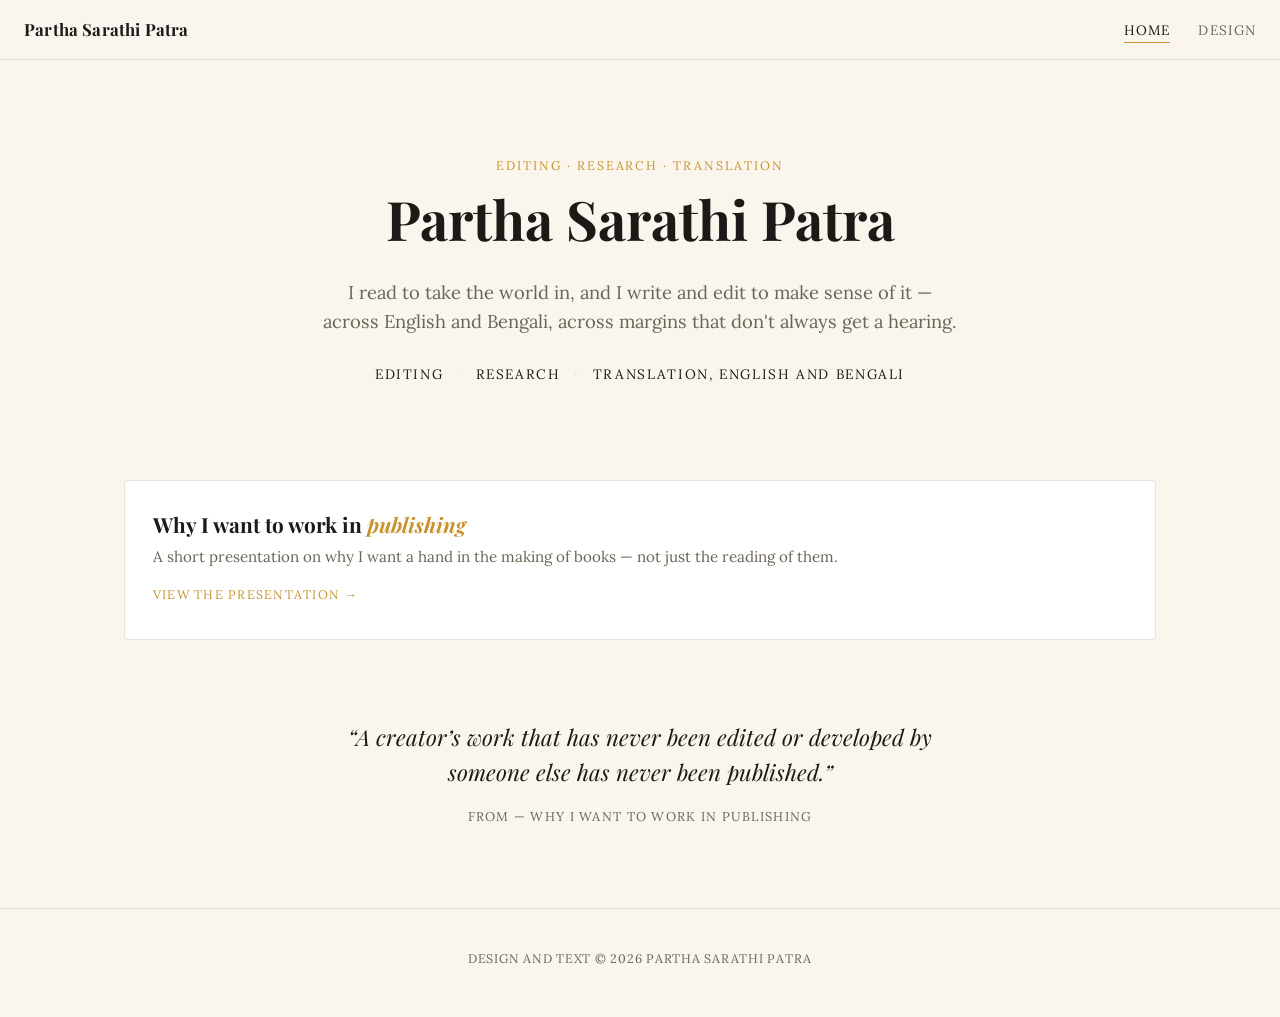
<file: index.html>
<!DOCTYPE html>
<html lang="en">
<head>
<meta charset="UTF-8">
<meta name="viewport" content="width=device-width, initial-scale=1.0">
<title>Partha Sarathi Patra</title>
<meta name="description" content="Personal website of Partha Sarathi Patra — editing, research, and translation, English and Bengali.">
<link rel="stylesheet" href="assets/css/style.css">
<style>
  .hero {
    padding: 6rem 1.5rem 4rem;
    text-align: center;
  }
  .hero h1 {
    font-size: clamp(2.2rem, 6vw, 3.4rem);
  }
  .hero p.lede {
    max-width: 40rem;
    margin: 1.25rem auto 0;
    font-size: 1.15rem;
    color: var(--muted);
  }
  .roles {
    margin-top: 1.75rem;
    font-size: 0.85rem;
    letter-spacing: 0.12em;
    text-transform: uppercase;
    color: var(--ink);
  }
  .roles span { color: var(--line); margin: 0 0.6em; }

  .cards {
    display: grid;
    grid-template-columns: repeat(auto-fit, minmax(260px, 1fr));
    gap: 1.5rem;
    padding: 1rem 0 5rem;
  }
  .card {
    border: 1px solid var(--line);
    border-radius: 4px;
    padding: 2rem 1.75rem;
    background: #fff;
    transition: transform 0.2s, box-shadow 0.2s;
    text-decoration: none;
    color: var(--ink);
    display: block;
  }
  .card:hover {
    transform: translateY(-3px);
    box-shadow: 0 10px 30px rgba(28,26,23,0.08);
  }
  .card h3 { font-size: 1.3rem; margin-bottom: 0.5rem; }
  .card p { color: var(--muted); margin: 0; font-size: 0.95rem; }
  .card .go {
    display: inline-block;
    margin-top: 1rem;
    font-size: 0.78rem;
    letter-spacing: 0.1em;
    text-transform: uppercase;
    color: var(--gold);
  }

  blockquote.pull {
    max-width: 40rem;
    margin: 0 auto 5rem;
    padding: 0 1.5rem;
    text-align: center;
    font-family: 'Playfair Display', serif;
    font-size: 1.4rem;
    font-style: italic;
    color: var(--ink);
  }
  blockquote.pull cite {
    display: block;
    margin-top: 1rem;
    font-family: 'Lora', serif;
    font-style: normal;
    font-size: 0.8rem;
    letter-spacing: 0.1em;
    text-transform: uppercase;
    color: var(--muted);
  }
</style>
</head>
<body>

<nav class="site-nav">
  <a class="brand" href="index.html">Partha Sarathi Patra</a>
  <ul>
    <li><a class="nav-link active" href="index.html">Home</a></li>
    <li><a class="nav-link" href="design.html">Design</a></li>
  </ul>
</nav>

<header class="hero">
  <span class="eyebrow">Editing &middot; Research &middot; Translation</span>
  <h1>Partha Sarathi&nbsp;Patra</h1>
  <p class="lede">
    I read to take the world in, and I write and edit to make sense of it &mdash;
    across English and Bengali, across margins that don't always get a hearing.
  </p>
  <p class="roles">Editing <span>&middot;</span> Research <span>&middot;</span> Translation, English and Bengali</p>
</header>

<main class="wrap">
  <div class="cards">
    <a class="card" href="design.html">
      <h3>Why I want to work in <span class="accent-italic">publishing</span></h3>
      <p>A short presentation on why I want a hand in the making of books &mdash; not just the reading of them.</p>
      <span class="go">View the presentation &rarr;</span>
    </a>
  </div>

  <blockquote class="pull">
    &ldquo;A creator&rsquo;s work that has never been edited or developed by someone else
    has never been published.&rdquo;
    <cite>From &mdash; Why I want to work in publishing</cite>
  </blockquote>
</main>

<footer class="site-footer">
  Design and text &copy; 2026 Partha Sarathi Patra
</footer>

</body>
</html>
</file>
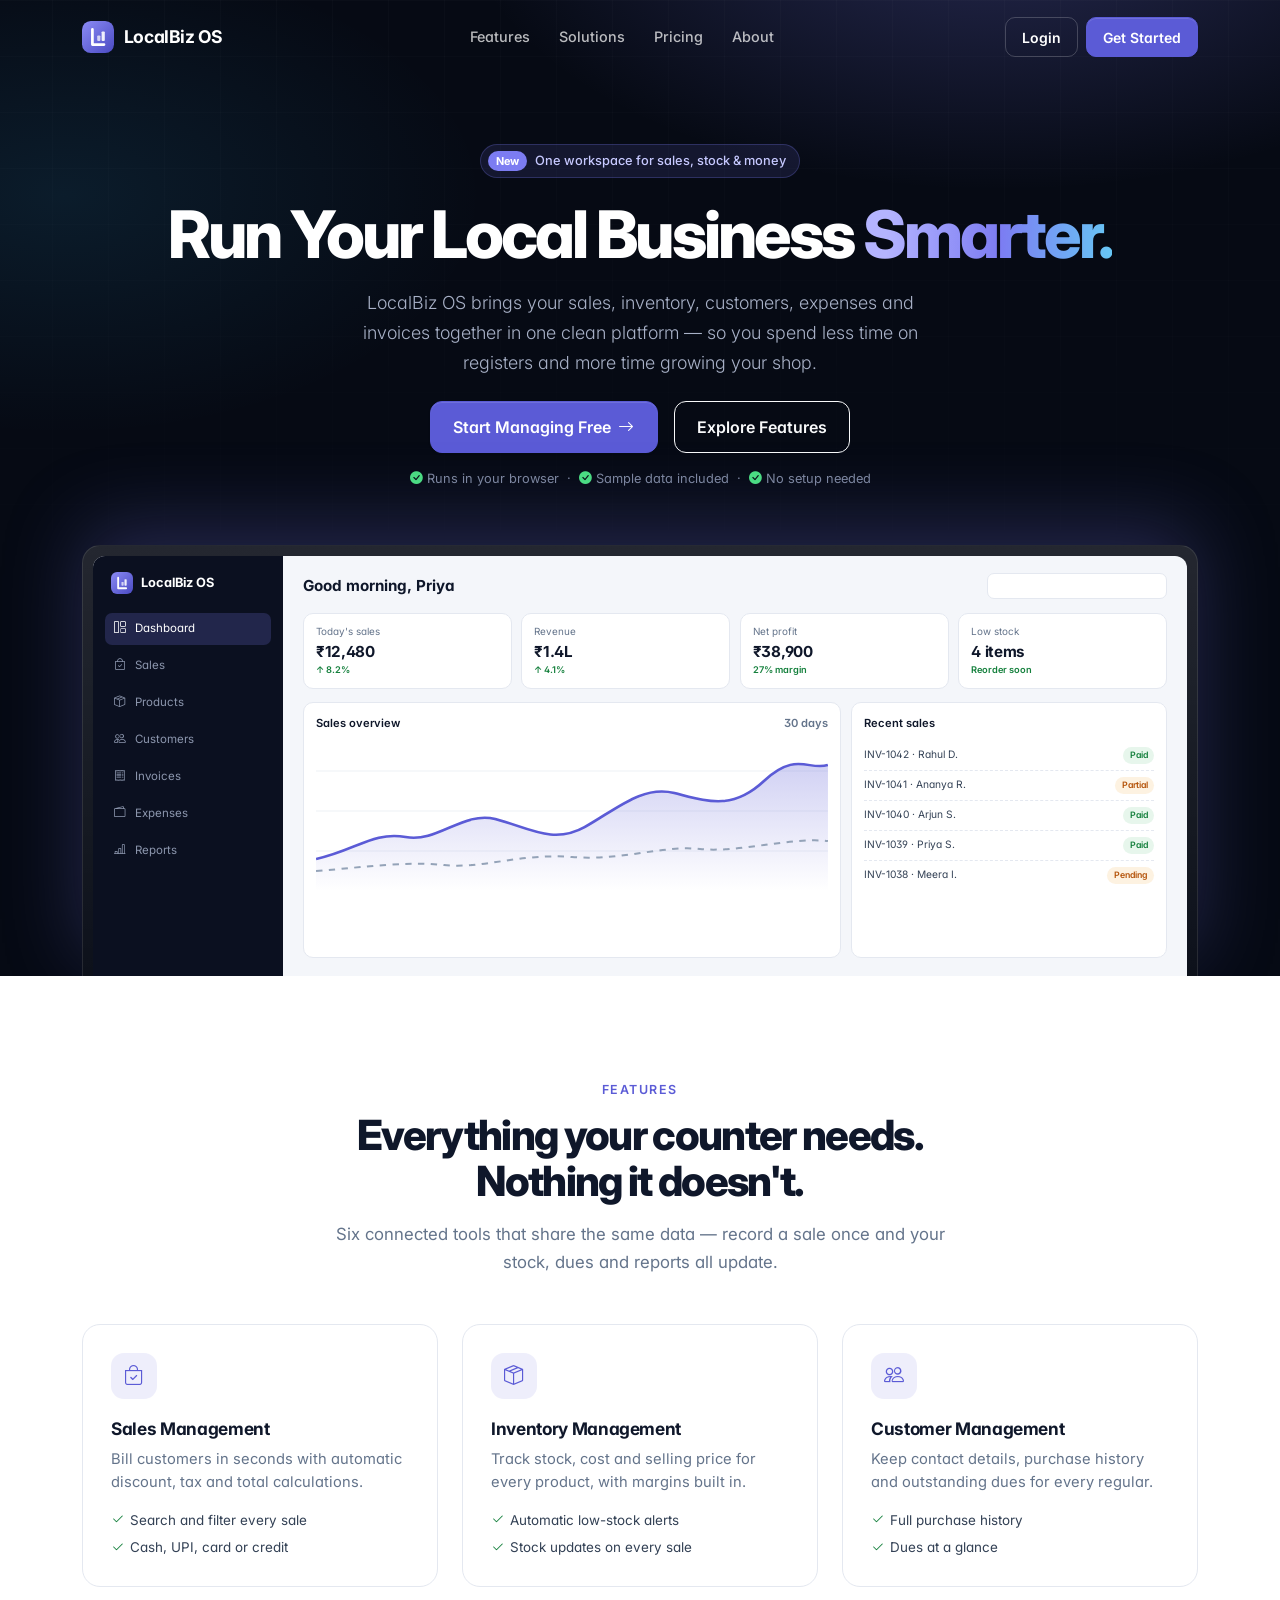
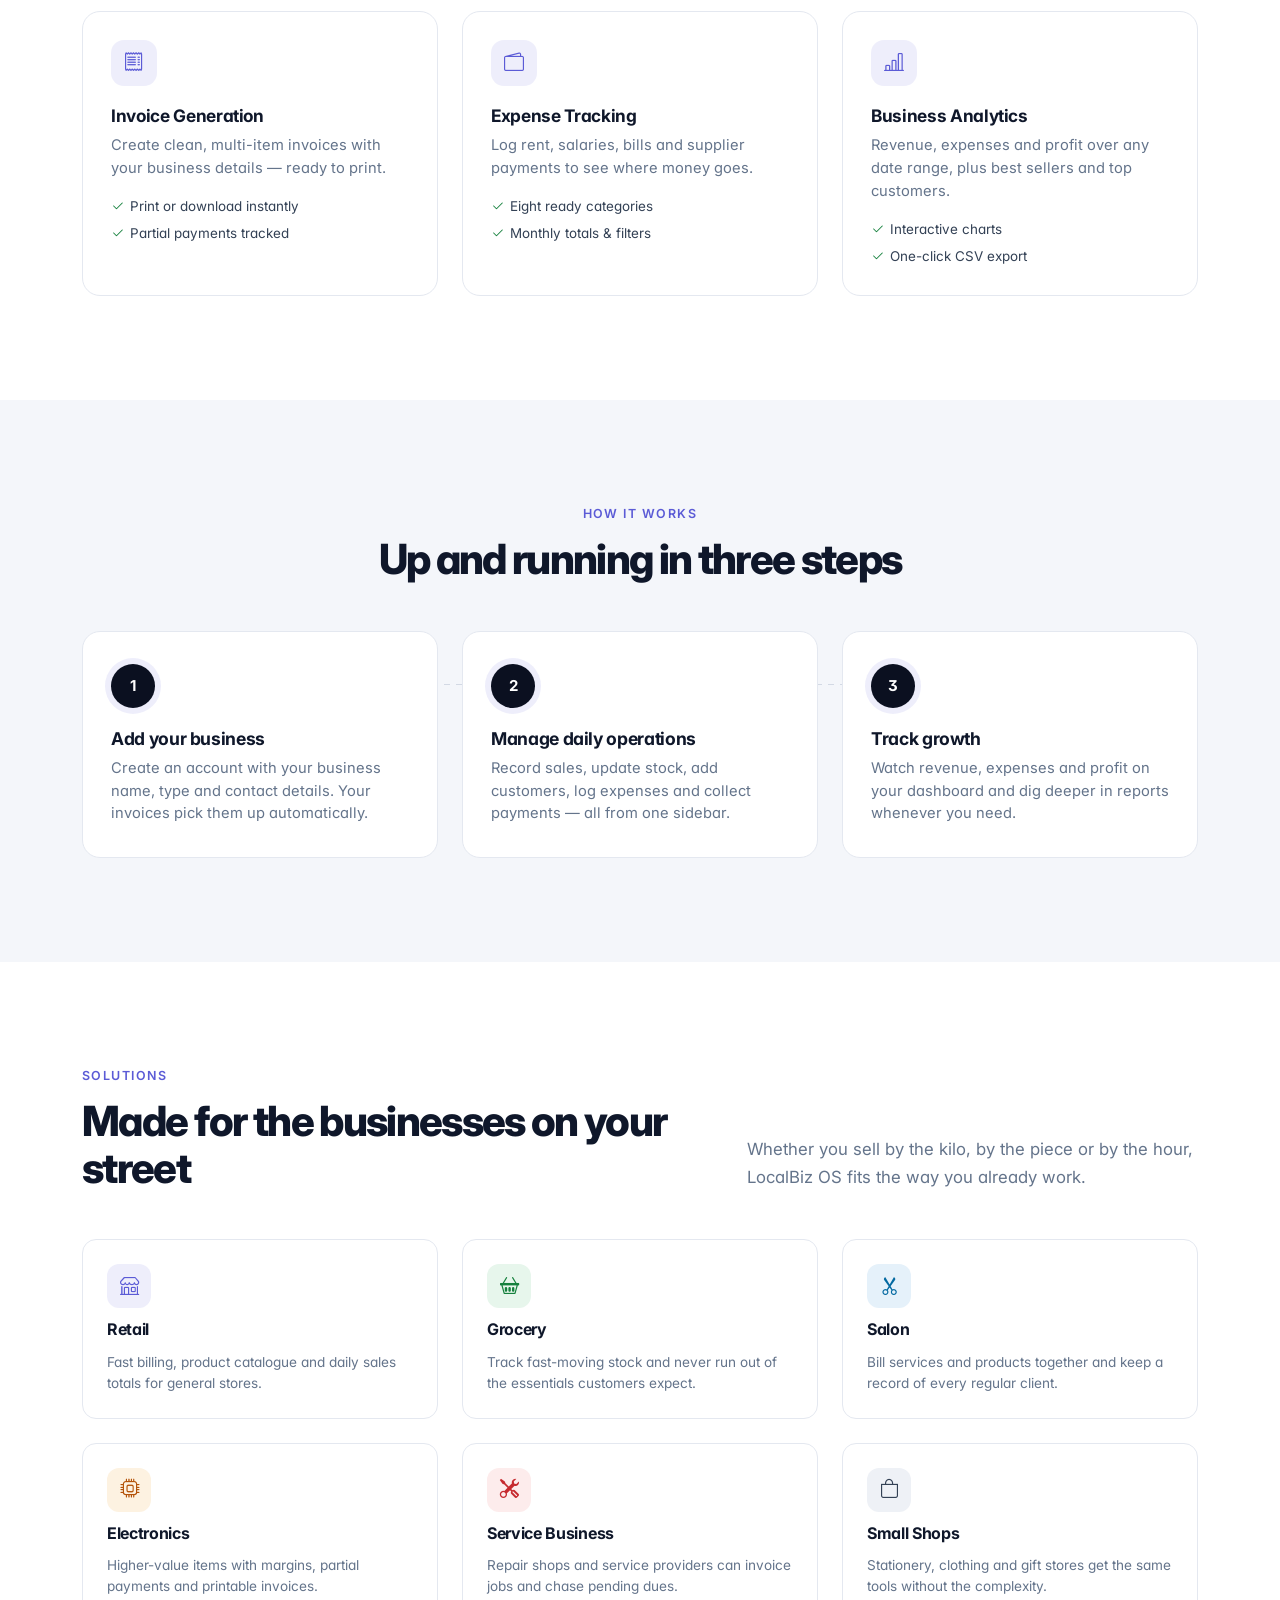
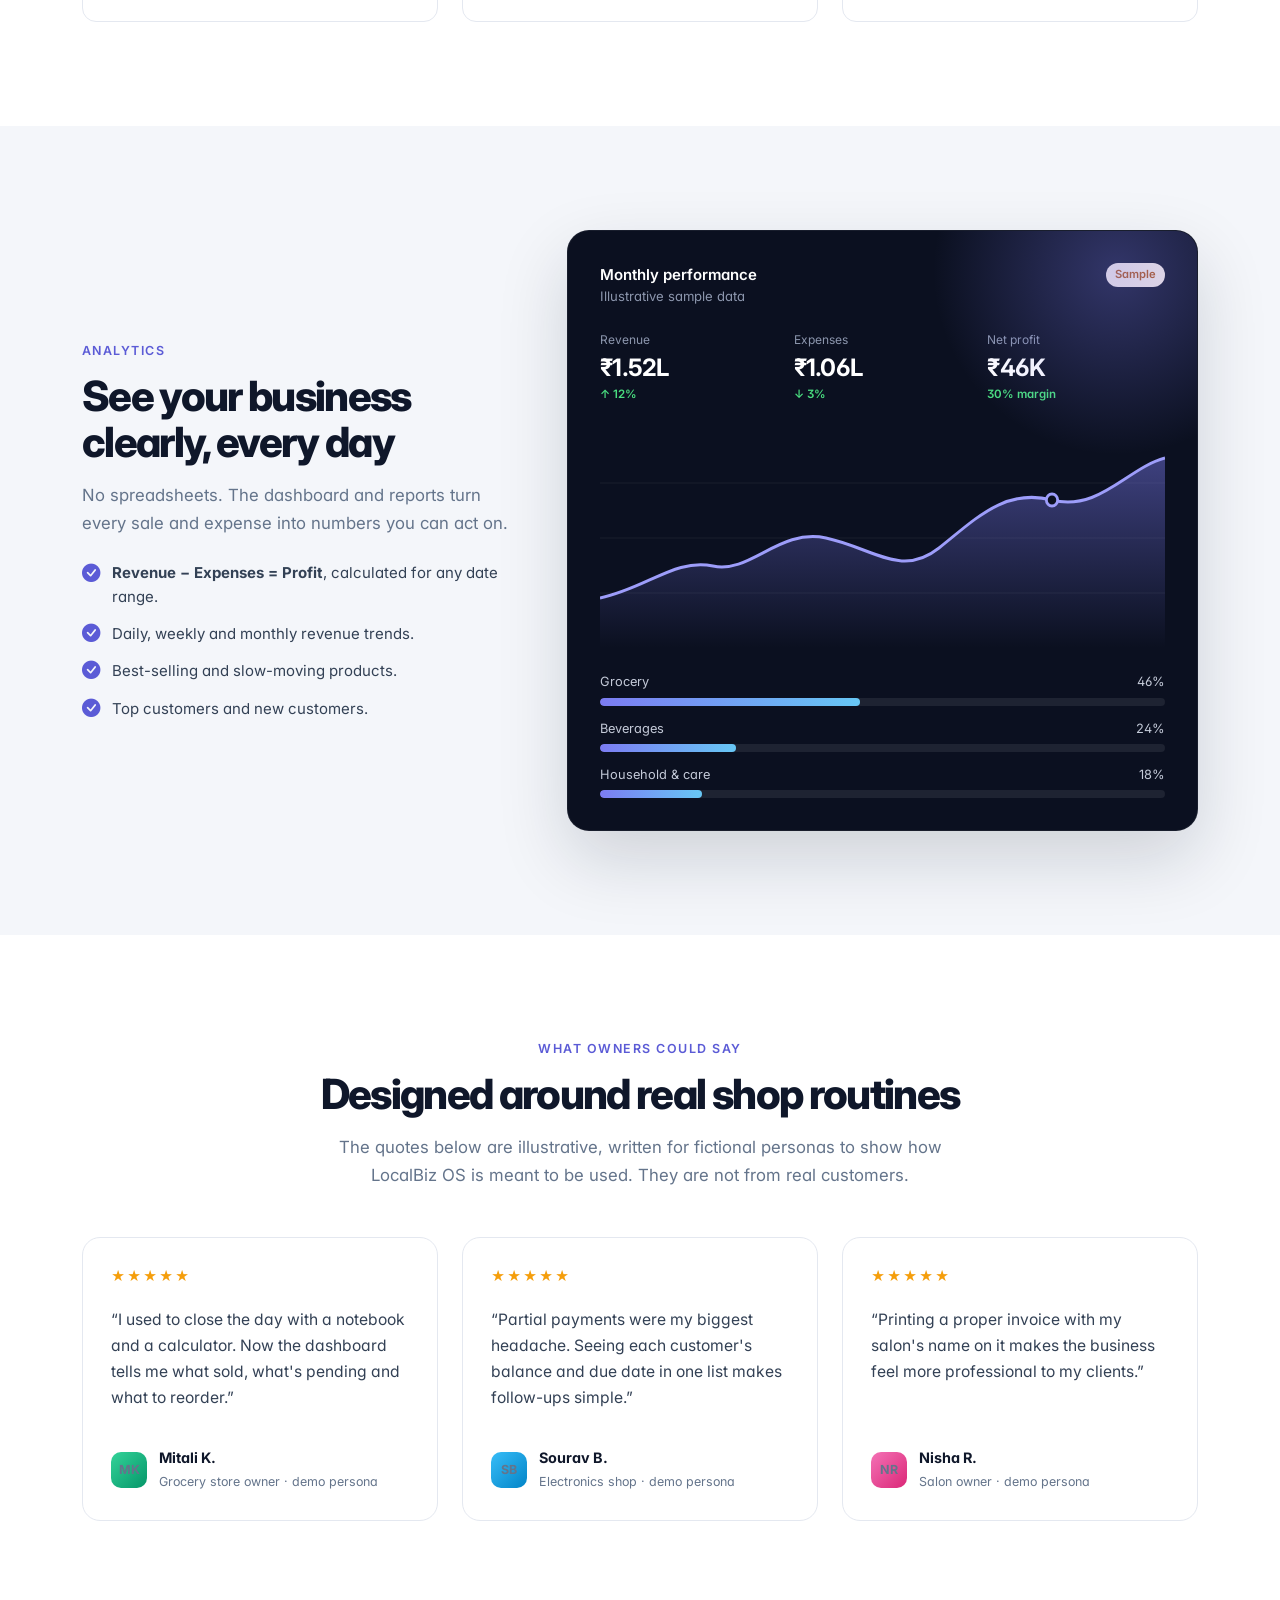
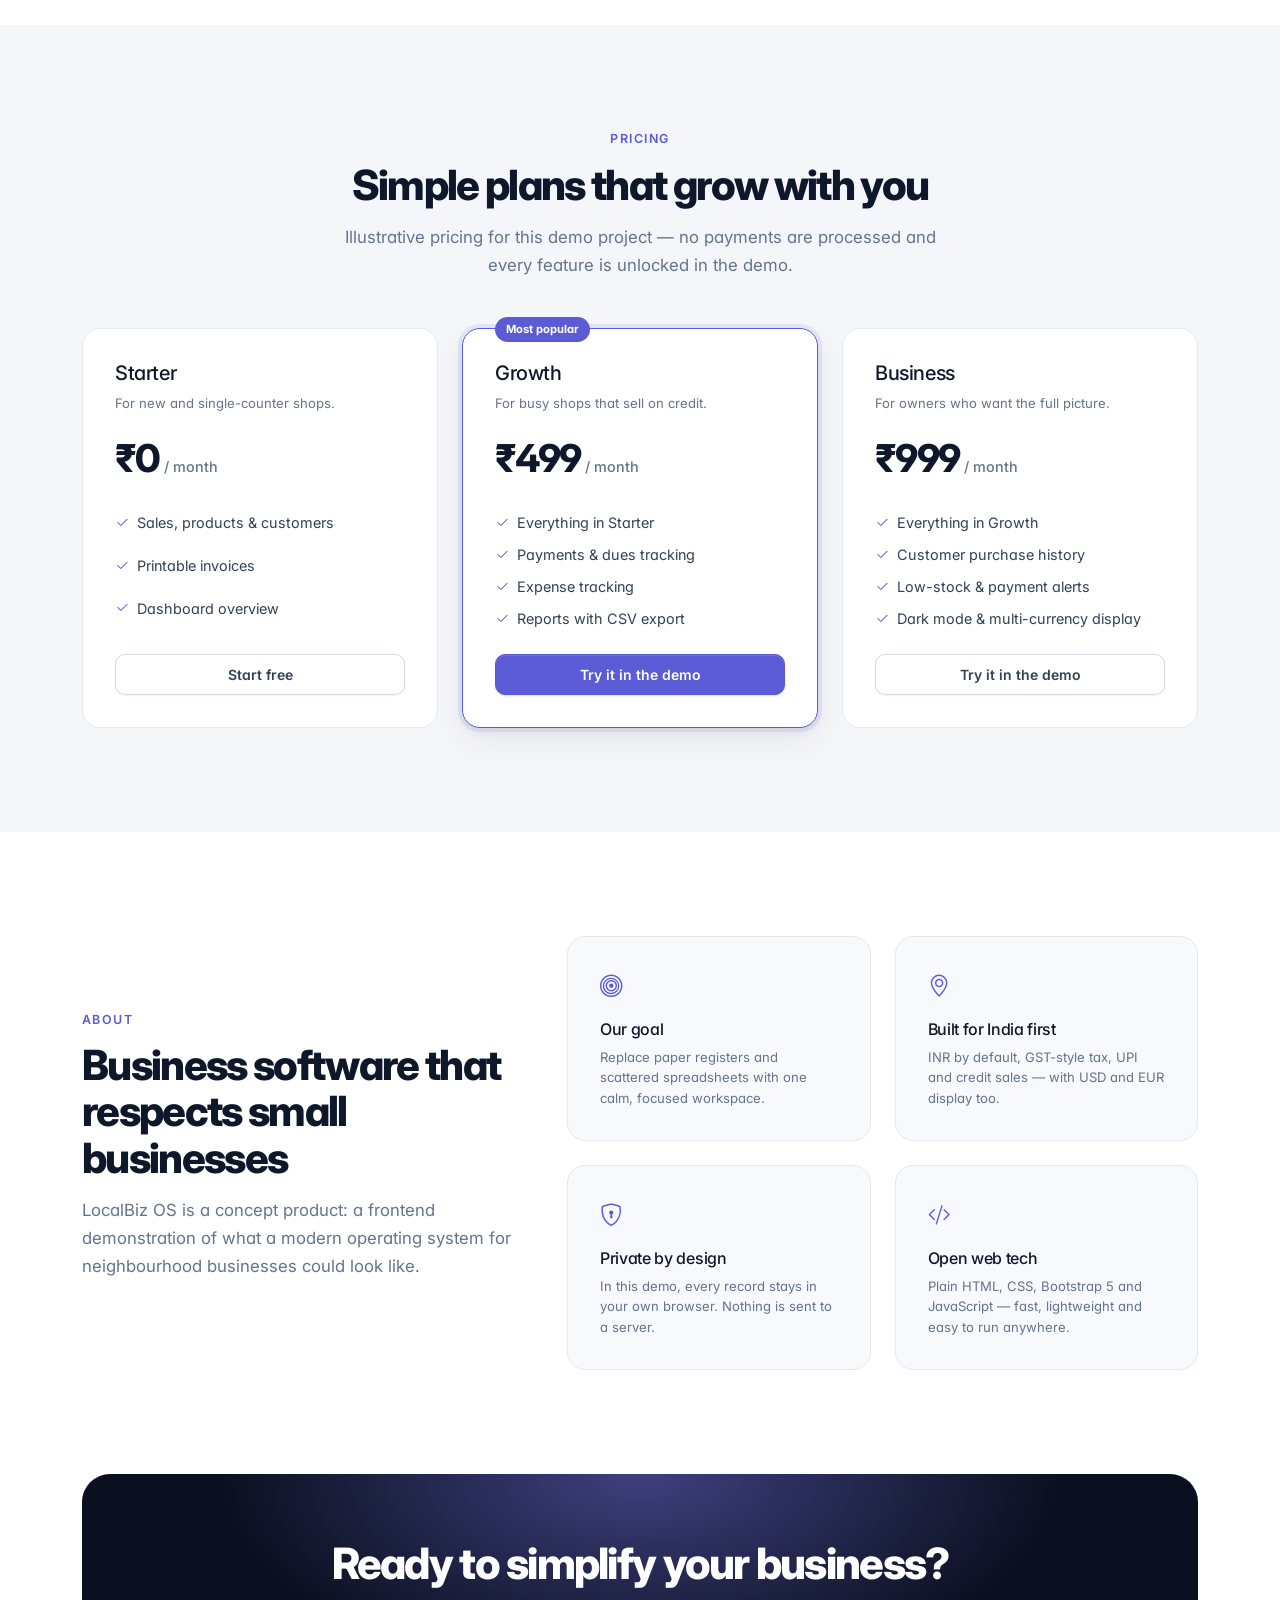
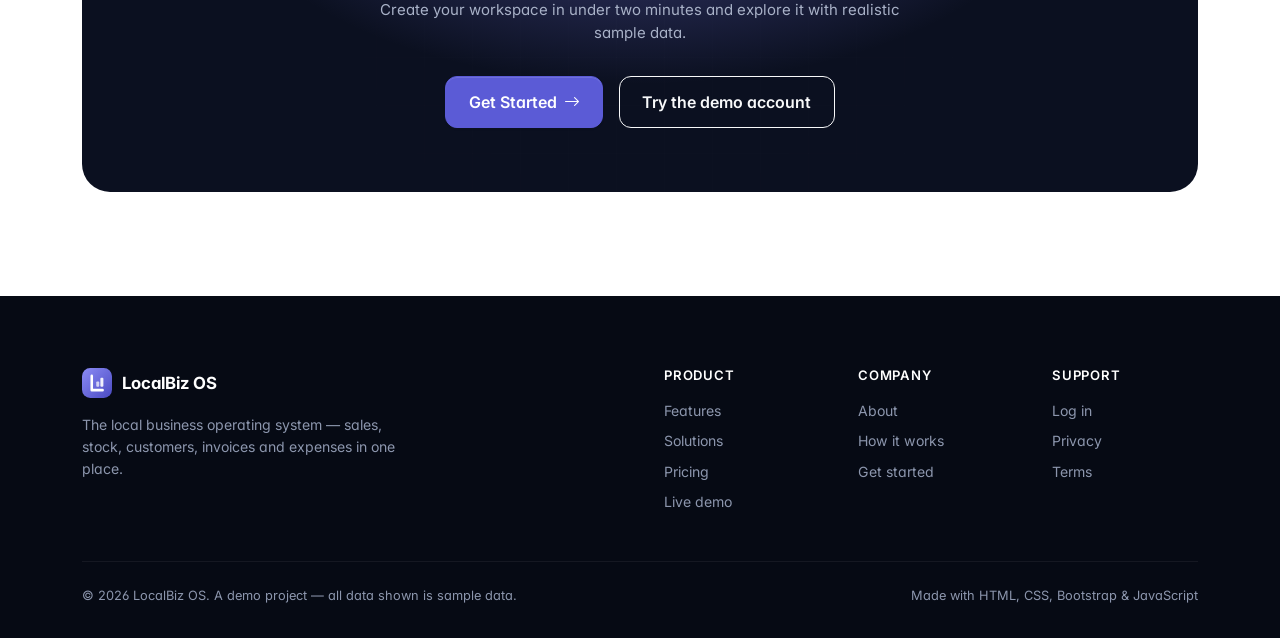
<file: localbiz-os/index.html>
<!DOCTYPE html>
<html lang="en">
<head>
  <meta charset="UTF-8">
  <meta name="viewport" content="width=device-width, initial-scale=1">
  <title>LocalBiz OS — Run Your Local Business Smarter</title>
  <meta name="description" content="LocalBiz OS helps local businesses manage sales, inventory, customers, expenses and invoices from one simple platform.">
  <link rel="icon" href="assets/icons/logo.svg" type="image/svg+xml">
  <link rel="preconnect" href="https://fonts.googleapis.com">
  <link rel="preconnect" href="https://fonts.gstatic.com" crossorigin>
  <link href="https://fonts.googleapis.com/css2?family=Inter:wght@400;500;600;700;800&display=swap" rel="stylesheet">
  <link href="https://cdn.jsdelivr.net/npm/bootstrap@5.3.3/dist/css/bootstrap.min.css" rel="stylesheet">
  <link href="https://cdn.jsdelivr.net/npm/bootstrap-icons@1.11.3/font/bootstrap-icons.min.css" rel="stylesheet">
  <link href="css/style.css" rel="stylesheet">
  <script src="js/main.js"></script>
</head>
<body>
  <a class="visually-hidden-focusable" href="#main">Skip to content</a>

  <!-- Navbar -->
  <nav class="navbar navbar-expand-lg lp-nav" aria-label="Main">
    <div class="container">
      <a class="navbar-brand" href="index.html"><img src="assets/icons/logo.svg" alt="">LocalBiz OS</a>
      <button class="navbar-toggler" type="button" data-bs-toggle="collapse" data-bs-target="#lpMenu" aria-controls="lpMenu" aria-expanded="false" aria-label="Toggle navigation">
        <i class="bi bi-list"></i>
      </button>
      <div class="collapse navbar-collapse" id="lpMenu">
        <ul class="navbar-nav mx-auto">
          <li class="nav-item"><a class="nav-link" href="#features">Features</a></li>
          <li class="nav-item"><a class="nav-link" href="#solutions">Solutions</a></li>
          <li class="nav-item"><a class="nav-link" href="#pricing">Pricing</a></li>
          <li class="nav-item"><a class="nav-link" href="#about">About</a></li>
        </ul>
        <div class="d-flex flex-column flex-lg-row gap-2 mt-3 mt-lg-0">
          <a href="login.html" class="btn btn-outline-light" data-guest-only>Login</a>
          <a href="register.html" class="btn btn-primary" data-guest-only>Get Started</a>
          <a href="dashboard.html" class="btn btn-primary" data-member-only hidden><i class="bi bi-grid-1x2"></i>Open dashboard</a>
        </div>
      </div>
    </div>
  </nav>

  <main id="main">
    <!-- Hero -->
    <header class="lp-hero text-center">
      <div class="container">
        <span class="lp-eyebrow fade-up"><span class="tag">New</span>One workspace for sales, stock &amp; money</span>
        <h1 class="fade-up d1">Run Your Local Business <span class="grad">Smarter.</span></h1>
        <p class="lead fade-up d2">LocalBiz OS brings your sales, inventory, customers, expenses and invoices together in one clean platform — so you spend less time on registers and more time growing your shop.</p>
        <div class="d-flex flex-wrap justify-content-center gap-3 mt-4 fade-up d3">
          <a href="register.html" class="btn btn-primary btn-lg">Start Managing Free <i class="bi bi-arrow-right"></i></a>
          <a href="#features" class="btn btn-lg btn-outline-light">Explore Features</a>
        </div>
        <p class="hero-note fade-up d4"><i class="bi bi-check-circle-fill"></i> Runs in your browser &nbsp;·&nbsp; <i class="bi bi-check-circle-fill"></i> Sample data included &nbsp;·&nbsp; <i class="bi bi-check-circle-fill"></i> No setup needed</p>

        <!-- Dashboard mockup -->
        <div class="mockup-wrap fade-up d4">
          <div class="mockup" role="img" aria-label="Preview of the LocalBiz OS dashboard with sample data">
            <div class="mockup-inner">
              <div class="mk-side" aria-hidden="true">
                <div class="mk-brand"><img src="assets/icons/logo.svg" alt="">LocalBiz OS</div>
                <div class="mk-link active"><i class="bi bi-grid-1x2"></i>Dashboard</div>
                <div class="mk-link"><i class="bi bi-bag-check"></i>Sales</div>
                <div class="mk-link"><i class="bi bi-box-seam"></i>Products</div>
                <div class="mk-link"><i class="bi bi-people"></i>Customers</div>
                <div class="mk-link"><i class="bi bi-receipt"></i>Invoices</div>
                <div class="mk-link"><i class="bi bi-wallet2"></i>Expenses</div>
                <div class="mk-link"><i class="bi bi-bar-chart-line"></i>Reports</div>
              </div>
              <div class="mk-main" aria-hidden="true">
                <div class="mk-top"><span class="mk-title">Good morning, Priya</span><span class="mk-search"></span></div>
                <div class="mk-stats">
                  <div class="mk-stat"><div class="l">Today's sales</div><div class="v">₹12,480</div><div class="d">↑ 8.2%</div></div>
                  <div class="mk-stat"><div class="l">Revenue</div><div class="v">₹1.4L</div><div class="d">↑ 4.1%</div></div>
                  <div class="mk-stat"><div class="l">Net profit</div><div class="v">₹38,900</div><div class="d">27% margin</div></div>
                  <div class="mk-stat"><div class="l">Low stock</div><div class="v">4 items</div><div class="d">Reorder soon</div></div>
                </div>
                <div class="mk-grid">
                  <div class="mk-card">
                    <div class="h"><span>Sales overview</span><span class="text-muted">30 days</span></div>
                    <svg viewBox="0 0 400 150" preserveAspectRatio="none">
                      <defs><linearGradient id="mkFill" x1="0" y1="0" x2="0" y2="1"><stop offset="0" stop-color="#5b5bd6" stop-opacity=".28"/><stop offset="1" stop-color="#5b5bd6" stop-opacity="0"/></linearGradient></defs>
                      <g stroke="#eef1f6" stroke-width="1"><line x1="0" y1="30" x2="400" y2="30"/><line x1="0" y1="70" x2="400" y2="70"/><line x1="0" y1="110" x2="400" y2="110"/></g>
                      <path d="M0 118 C30 110 45 90 70 96 S115 70 140 78 S185 104 210 86 S255 44 280 52 S325 70 350 40 S385 30 400 24 L400 150 L0 150 Z" fill="url(#mkFill)"/>
                      <path d="M0 118 C30 110 45 90 70 96 S115 70 140 78 S185 104 210 86 S255 44 280 52 S325 70 350 40 S385 30 400 24" fill="none" stroke="#5b5bd6" stroke-width="2.5"/>
                      <path d="M0 130 C40 126 70 120 100 124 S160 112 200 116 S270 104 300 108 S370 96 400 100" fill="none" stroke="#94a3b8" stroke-width="2" stroke-dasharray="5 5"/>
                    </svg>
                  </div>
                  <div class="mk-card">
                    <div class="h"><span>Recent sales</span></div>
                    <div class="mk-row"><span>INV-1042 · Rahul D.</span><span class="mk-pill ok">Paid</span></div>
                    <div class="mk-row"><span>INV-1041 · Ananya R.</span><span class="mk-pill wait">Partial</span></div>
                    <div class="mk-row"><span>INV-1040 · Arjun S.</span><span class="mk-pill ok">Paid</span></div>
                    <div class="mk-row"><span>INV-1039 · Priya S.</span><span class="mk-pill ok">Paid</span></div>
                    <div class="mk-row"><span>INV-1038 · Meera I.</span><span class="mk-pill wait">Pending</span></div>
                  </div>
                </div>
              </div>
            </div>
          </div>
        </div>
      </div>
    </header>

    <!-- Features -->
    <section class="lp-section" id="features" aria-labelledby="featuresTitle">
      <div class="container">
        <div class="text-center mb-5 reveal">
          <span class="section-eyebrow">Features</span>
          <h2 class="section-title" id="featuresTitle">Everything your counter needs.<br class="d-none d-md-block"> Nothing it doesn't.</h2>
          <p class="section-lead">Six connected tools that share the same data — record a sale once and your stock, dues and reports all update.</p>
        </div>
        <div class="row g-4">
          <div class="col-md-6 col-lg-4 reveal">
            <article class="feature-card">
              <div class="f-icon"><i class="bi bi-bag-check"></i></div>
              <h3>Sales Management</h3>
              <p>Bill customers in seconds with automatic discount, tax and total calculations.</p>
              <ul><li><i class="bi bi-check2"></i>Search and filter every sale</li><li><i class="bi bi-check2"></i>Cash, UPI, card or credit</li></ul>
            </article>
          </div>
          <div class="col-md-6 col-lg-4 reveal">
            <article class="feature-card">
              <div class="f-icon"><i class="bi bi-box-seam"></i></div>
              <h3>Inventory Management</h3>
              <p>Track stock, cost and selling price for every product, with margins built in.</p>
              <ul><li><i class="bi bi-check2"></i>Automatic low-stock alerts</li><li><i class="bi bi-check2"></i>Stock updates on every sale</li></ul>
            </article>
          </div>
          <div class="col-md-6 col-lg-4 reveal">
            <article class="feature-card">
              <div class="f-icon"><i class="bi bi-people"></i></div>
              <h3>Customer Management</h3>
              <p>Keep contact details, purchase history and outstanding dues for every regular.</p>
              <ul><li><i class="bi bi-check2"></i>Full purchase history</li><li><i class="bi bi-check2"></i>Dues at a glance</li></ul>
            </article>
          </div>
          <div class="col-md-6 col-lg-4 reveal">
            <article class="feature-card">
              <div class="f-icon"><i class="bi bi-receipt"></i></div>
              <h3>Invoice Generation</h3>
              <p>Create clean, multi-item invoices with your business details — ready to print.</p>
              <ul><li><i class="bi bi-check2"></i>Print or download instantly</li><li><i class="bi bi-check2"></i>Partial payments tracked</li></ul>
            </article>
          </div>
          <div class="col-md-6 col-lg-4 reveal">
            <article class="feature-card">
              <div class="f-icon"><i class="bi bi-wallet2"></i></div>
              <h3>Expense Tracking</h3>
              <p>Log rent, salaries, bills and supplier payments to see where money goes.</p>
              <ul><li><i class="bi bi-check2"></i>Eight ready categories</li><li><i class="bi bi-check2"></i>Monthly totals &amp; filters</li></ul>
            </article>
          </div>
          <div class="col-md-6 col-lg-4 reveal">
            <article class="feature-card">
              <div class="f-icon"><i class="bi bi-bar-chart-line"></i></div>
              <h3>Business Analytics</h3>
              <p>Revenue, expenses and profit over any date range, plus best sellers and top customers.</p>
              <ul><li><i class="bi bi-check2"></i>Interactive charts</li><li><i class="bi bi-check2"></i>One-click CSV export</li></ul>
            </article>
          </div>
        </div>
      </div>
    </section>

    <!-- How it works -->
    <section class="lp-section alt" id="how" aria-labelledby="howTitle">
      <div class="container">
        <div class="text-center mb-5 reveal">
          <span class="section-eyebrow">How it works</span>
          <h2 class="section-title" id="howTitle">Up and running in three steps</h2>
        </div>
        <div class="row g-4 steps-row">
          <div class="steps-line" aria-hidden="true"></div>
          <div class="col-md-4 reveal">
            <div class="step-card"><div class="step-num">1</div><h3>Add your business</h3><p>Create an account with your business name, type and contact details. Your invoices pick them up automatically.</p></div>
          </div>
          <div class="col-md-4 reveal">
            <div class="step-card"><div class="step-num">2</div><h3>Manage daily operations</h3><p>Record sales, update stock, add customers, log expenses and collect payments — all from one sidebar.</p></div>
          </div>
          <div class="col-md-4 reveal">
            <div class="step-card"><div class="step-num">3</div><h3>Track growth</h3><p>Watch revenue, expenses and profit on your dashboard and dig deeper in reports whenever you need.</p></div>
          </div>
        </div>
      </div>
    </section>

    <!-- Business types -->
    <section class="lp-section" id="solutions" aria-labelledby="solutionsTitle">
      <div class="container">
        <div class="row align-items-end mb-5 g-4">
          <div class="col-lg-7 reveal">
            <span class="section-eyebrow">Solutions</span>
            <h2 class="section-title mb-0" id="solutionsTitle">Made for the businesses on your street</h2>
          </div>
          <div class="col-lg-5 reveal">
            <p class="section-lead mb-0">Whether you sell by the kilo, by the piece or by the hour, LocalBiz OS fits the way you already work.</p>
          </div>
        </div>
        <div class="row g-4">
          <div class="col-sm-6 col-lg-4 reveal"><div class="biz-card"><span class="b-icon tone-accent"><i class="bi bi-shop"></i></span><h3>Retail</h3><p>Fast billing, product catalogue and daily sales totals for general stores.</p></div></div>
          <div class="col-sm-6 col-lg-4 reveal"><div class="biz-card"><span class="b-icon tone-success"><i class="bi bi-basket2"></i></span><h3>Grocery</h3><p>Track fast-moving stock and never run out of the essentials customers expect.</p></div></div>
          <div class="col-sm-6 col-lg-4 reveal"><div class="biz-card"><span class="b-icon tone-info"><i class="bi bi-scissors"></i></span><h3>Salon</h3><p>Bill services and products together and keep a record of every regular client.</p></div></div>
          <div class="col-sm-6 col-lg-4 reveal"><div class="biz-card"><span class="b-icon tone-warning"><i class="bi bi-cpu"></i></span><h3>Electronics</h3><p>Higher-value items with margins, partial payments and printable invoices.</p></div></div>
          <div class="col-sm-6 col-lg-4 reveal"><div class="biz-card"><span class="b-icon tone-danger"><i class="bi bi-tools"></i></span><h3>Service Business</h3><p>Repair shops and service providers can invoice jobs and chase pending dues.</p></div></div>
          <div class="col-sm-6 col-lg-4 reveal"><div class="biz-card"><span class="b-icon tone-neutral"><i class="bi bi-bag"></i></span><h3>Small Shops</h3><p>Stationery, clothing and gift stores get the same tools without the complexity.</p></div></div>
        </div>
      </div>
    </section>

    <!-- Analytics preview -->
    <section class="lp-section alt" aria-labelledby="analyticsTitle">
      <div class="container">
        <div class="row align-items-center g-4 g-lg-5">
          <div class="col-lg-5 reveal">
            <span class="section-eyebrow">Analytics</span>
            <h2 class="section-title" id="analyticsTitle">See your business clearly, every day</h2>
            <p class="section-lead">No spreadsheets. The dashboard and reports turn every sale and expense into numbers you can act on.</p>
            <ul class="check-list">
              <li><i class="bi bi-check-circle-fill"></i><span><strong>Revenue − Expenses = Profit</strong>, calculated for any date range.</span></li>
              <li><i class="bi bi-check-circle-fill"></i><span>Daily, weekly and monthly revenue trends.</span></li>
              <li><i class="bi bi-check-circle-fill"></i><span>Best-selling and slow-moving products.</span></li>
              <li><i class="bi bi-check-circle-fill"></i><span>Top customers and new customers.</span></li>
            </ul>
          </div>
          <div class="col-lg-7 reveal">
            <div class="analytics-panel">
              <div class="d-flex justify-content-between align-items-start mb-4 position-relative">
                <div><div class="fw-semibold">Monthly performance</div><div class="small text-secondary">Illustrative sample data</div></div>
                <span class="demo-pill">Sample</span>
              </div>
              <div class="row g-3 mb-4 position-relative">
                <div class="col-4 ap-stat"><div class="l">Revenue</div><div class="v">₹1.52L</div><div class="d">↑ 12%</div></div>
                <div class="col-4 ap-stat"><div class="l">Expenses</div><div class="v">₹1.06L</div><div class="d">↓ 3%</div></div>
                <div class="col-4 ap-stat"><div class="l">Net profit</div><div class="v">₹46K</div><div class="d">30% margin</div></div>
              </div>
              <svg class="ap-chart mb-4 position-relative" viewBox="0 0 600 220" preserveAspectRatio="none" role="img" aria-label="Sample revenue trend line">
                <defs><linearGradient id="apFill" x1="0" y1="0" x2="0" y2="1"><stop offset="0" stop-color="#7c7cf2" stop-opacity=".45"/><stop offset="1" stop-color="#7c7cf2" stop-opacity="0"/></linearGradient></defs>
                <g stroke="rgba(255,255,255,.06)"><line x1="0" y1="55" x2="600" y2="55"/><line x1="0" y1="110" x2="600" y2="110"/><line x1="0" y1="165" x2="600" y2="165"/></g>
                <path d="M0 170 C50 160 80 130 120 138 S190 100 240 110 S320 150 360 120 S430 60 480 72 S560 40 600 30 L600 220 L0 220 Z" fill="url(#apFill)"/>
                <path d="M0 170 C50 160 80 130 120 138 S190 100 240 110 S320 150 360 120 S430 60 480 72 S560 40 600 30" fill="none" stroke="#9d9dfa" stroke-width="3"/>
                <circle cx="480" cy="72" r="6" fill="#0b1020" stroke="#9d9dfa" stroke-width="3"/>
              </svg>
              <div class="ap-bars position-relative">
                <div class="ap-bar"><div class="row-l"><span>Grocery</span><span>46%</span></div><div class="track"><div class="fill" style="--w:46%"></div></div></div>
                <div class="ap-bar"><div class="row-l"><span>Beverages</span><span>24%</span></div><div class="track"><div class="fill" style="--w:24%"></div></div></div>
                <div class="ap-bar"><div class="row-l"><span>Household &amp; care</span><span>18%</span></div><div class="track"><div class="fill" style="--w:18%"></div></div></div>
              </div>
            </div>
          </div>
        </div>
      </div>
    </section>

    <!-- Testimonials -->
    <section class="lp-section" aria-labelledby="testimonialsTitle">
      <div class="container">
        <div class="text-center mb-5 reveal">
          <span class="section-eyebrow">What owners could say</span>
          <h2 class="section-title" id="testimonialsTitle">Designed around real shop routines</h2>
          <p class="section-lead">The quotes below are illustrative, written for fictional personas to show how LocalBiz OS is meant to be used. They are not from real customers.</p>
        </div>
        <div class="row g-4">
          <div class="col-md-6 col-lg-4 reveal">
            <figure class="testimonial">
              <div class="stars" aria-hidden="true">★★★★★</div>
              <blockquote>“I used to close the day with a notebook and a calculator. Now the dashboard tells me what sold, what's pending and what to reorder.”</blockquote>
              <figcaption class="who"><span class="avatar tone-2" aria-hidden="true">MK</span><div><strong>Mitali K.</strong><span>Grocery store owner · demo persona</span></div></figcaption>
            </figure>
          </div>
          <div class="col-md-6 col-lg-4 reveal">
            <figure class="testimonial">
              <div class="stars" aria-hidden="true">★★★★★</div>
              <blockquote>“Partial payments were my biggest headache. Seeing each customer's balance and due date in one list makes follow-ups simple.”</blockquote>
              <figcaption class="who"><span class="avatar tone-5" aria-hidden="true">SB</span><div><strong>Sourav B.</strong><span>Electronics shop · demo persona</span></div></figcaption>
            </figure>
          </div>
          <div class="col-md-6 col-lg-4 reveal">
            <figure class="testimonial">
              <div class="stars" aria-hidden="true">★★★★★</div>
              <blockquote>“Printing a proper invoice with my salon's name on it makes the business feel more professional to my clients.”</blockquote>
              <figcaption class="who"><span class="avatar tone-4" aria-hidden="true">NR</span><div><strong>Nisha R.</strong><span>Salon owner · demo persona</span></div></figcaption>
            </figure>
          </div>
        </div>
      </div>
    </section>

    <!-- Pricing -->
    <section class="lp-section alt" id="pricing" aria-labelledby="pricingTitle">
      <div class="container">
        <div class="text-center mb-5 reveal">
          <span class="section-eyebrow">Pricing</span>
          <h2 class="section-title" id="pricingTitle">Simple plans that grow with you</h2>
          <p class="section-lead">Illustrative pricing for this demo project — no payments are processed and every feature is unlocked in the demo.</p>
        </div>
        <div class="row g-4 justify-content-center">
          <div class="col-md-6 col-lg-4 reveal">
            <div class="pricing-card">
              <h3 class="h5">Starter</h3>
              <p class="text-muted small">For new and single-counter shops.</p>
              <div class="price">₹0<small> / month</small></div>
              <ul><li><i class="bi bi-check2"></i>Sales, products &amp; customers</li><li><i class="bi bi-check2"></i>Printable invoices</li><li><i class="bi bi-check2"></i>Dashboard overview</li></ul>
              <a href="register.html" class="btn btn-light w-100">Start free</a>
            </div>
          </div>
          <div class="col-md-6 col-lg-4 reveal">
            <div class="pricing-card featured">
              <span class="badge-top">Most popular</span>
              <h3 class="h5">Growth</h3>
              <p class="text-muted small">For busy shops that sell on credit.</p>
              <div class="price">₹499<small> / month</small></div>
              <ul><li><i class="bi bi-check2"></i>Everything in Starter</li><li><i class="bi bi-check2"></i>Payments &amp; dues tracking</li><li><i class="bi bi-check2"></i>Expense tracking</li><li><i class="bi bi-check2"></i>Reports with CSV export</li></ul>
              <a href="register.html" class="btn btn-primary w-100">Try it in the demo</a>
            </div>
          </div>
          <div class="col-md-6 col-lg-4 reveal">
            <div class="pricing-card">
              <h3 class="h5">Business</h3>
              <p class="text-muted small">For owners who want the full picture.</p>
              <div class="price">₹999<small> / month</small></div>
              <ul><li><i class="bi bi-check2"></i>Everything in Growth</li><li><i class="bi bi-check2"></i>Customer purchase history</li><li><i class="bi bi-check2"></i>Low-stock &amp; payment alerts</li><li><i class="bi bi-check2"></i>Dark mode &amp; multi-currency display</li></ul>
              <a href="register.html" class="btn btn-light w-100">Try it in the demo</a>
            </div>
          </div>
        </div>
      </div>
    </section>

    <!-- About -->
    <section class="lp-section" id="about" aria-labelledby="aboutTitle">
      <div class="container">
        <div class="row g-4 g-lg-5 align-items-center">
          <div class="col-lg-5 reveal">
            <span class="section-eyebrow">About</span>
            <h2 class="section-title" id="aboutTitle">Business software that respects small businesses</h2>
            <p class="section-lead">LocalBiz OS is a concept product: a frontend demonstration of what a modern operating system for neighbourhood businesses could look like.</p>
          </div>
          <div class="col-lg-7">
            <div class="row g-4">
              <div class="col-sm-6 reveal"><div class="about-card"><i class="bi bi-bullseye a-icon"></i><h3 class="h6 mt-3">Our goal</h3><p class="small text-muted mb-0">Replace paper registers and scattered spreadsheets with one calm, focused workspace.</p></div></div>
              <div class="col-sm-6 reveal"><div class="about-card"><i class="bi bi-geo-alt a-icon"></i><h3 class="h6 mt-3">Built for India first</h3><p class="small text-muted mb-0">INR by default, GST-style tax, UPI and credit sales — with USD and EUR display too.</p></div></div>
              <div class="col-sm-6 reveal"><div class="about-card"><i class="bi bi-shield-lock a-icon"></i><h3 class="h6 mt-3">Private by design</h3><p class="small text-muted mb-0">In this demo, every record stays in your own browser. Nothing is sent to a server.</p></div></div>
              <div class="col-sm-6 reveal"><div class="about-card"><i class="bi bi-code-slash a-icon"></i><h3 class="h6 mt-3">Open web tech</h3><p class="small text-muted mb-0">Plain HTML, CSS, Bootstrap 5 and JavaScript — fast, lightweight and easy to run anywhere.</p></div></div>
            </div>
          </div>
        </div>
      </div>
    </section>

    <!-- CTA -->
    <section class="lp-section pt-0" aria-labelledby="ctaTitle">
      <div class="container">
        <div class="cta-band reveal">
          <h2 id="ctaTitle">Ready to simplify your business?</h2>
          <p>Create your workspace in under two minutes and explore it with realistic sample data.</p>
          <div class="d-flex flex-wrap justify-content-center gap-3">
            <a href="register.html" class="btn btn-primary btn-lg">Get Started <i class="bi bi-arrow-right"></i></a>
            <a href="login.html" class="btn btn-outline-light btn-lg">Try the demo account</a>
          </div>
        </div>
      </div>
    </section>
  </main>

  <!-- Footer -->
  <footer class="lp-footer">
    <div class="container">
      <div class="row g-4 g-lg-5">
        <div class="col-lg-4">
          <div class="brand"><img src="assets/icons/logo.svg" alt="">LocalBiz OS</div>
          <p class="mb-0">The local business operating system — sales, stock, customers, invoices and expenses in one place.</p>
        </div>
        <div class="col-6 col-md-4 col-lg-2 offset-lg-2">
          <h4>Product</h4>
          <ul><li><a href="#features">Features</a></li><li><a href="#solutions">Solutions</a></li><li><a href="#pricing">Pricing</a></li><li><a href="login.html">Live demo</a></li></ul>
        </div>
        <div class="col-6 col-md-4 col-lg-2">
          <h4>Company</h4>
          <ul><li><a href="#about">About</a></li><li><a href="#how">How it works</a></li><li><a href="register.html">Get started</a></li></ul>
        </div>
        <div class="col-6 col-md-4 col-lg-2">
          <h4>Support</h4>
          <ul>
            <li><a href="login.html">Log in</a></li>
            <li><a href="#" data-bs-toggle="modal" data-bs-target="#privacyModal">Privacy</a></li>
            <li><a href="#" data-bs-toggle="modal" data-bs-target="#termsModal">Terms</a></li>
          </ul>
        </div>
      </div>
      <div class="footer-bottom">
        <span>© <span data-year>2026</span> LocalBiz OS. A demo project — all data shown is sample data.</span>
        <span>Made with HTML, CSS, Bootstrap &amp; JavaScript</span>
      </div>
    </div>
  </footer>

  <!-- Privacy -->
  <div class="modal fade" id="privacyModal" tabindex="-1" aria-labelledby="privacyTitle" aria-hidden="true">
    <div class="modal-dialog modal-dialog-centered modal-dialog-scrollable">
      <div class="modal-content">
        <div class="modal-header"><h2 class="modal-title" id="privacyTitle">Privacy</h2><button type="button" class="btn-close" data-bs-dismiss="modal" aria-label="Close"></button></div>
        <div class="modal-body small">
          <p>LocalBiz OS is a demonstration project with no backend.</p>
          <ul>
            <li>Everything you enter is saved only in your browser's localStorage.</li>
            <li>No data is transmitted, sold or shared.</li>
            <li>Passwords are validated in the browser and never stored.</li>
            <li>Clearing site data, or using <em>Settings → Data</em>, removes your records.</li>
          </ul>
          <p class="mb-0">Fonts, icons and libraries are loaded from public CDNs.</p>
        </div>
      </div>
    </div>
  </div>

  <!-- Terms -->
  <div class="modal fade" id="termsModal" tabindex="-1" aria-labelledby="termsTitle" aria-hidden="true">
    <div class="modal-dialog modal-dialog-centered modal-dialog-scrollable">
      <div class="modal-content">
        <div class="modal-header"><h2 class="modal-title" id="termsTitle">Terms of Use</h2><button type="button" class="btn-close" data-bs-dismiss="modal" aria-label="Close"></button></div>
        <div class="modal-body small">
          <p>This site is provided as a portfolio / internship demo, as is, without warranty.</p>
          <ul>
            <li>It is not intended for real bookkeeping, tax filing or legal records.</li>
            <li>Names, figures, testimonials and pricing shown are fictional or illustrative.</li>
            <li>Please don't enter sensitive personal or financial information.</li>
          </ul>
        </div>
      </div>
    </div>
  </div>

  <script src="https://cdn.jsdelivr.net/npm/bootstrap@5.3.3/dist/js/bootstrap.bundle.min.js"></script>
</body>
</html>
</file>
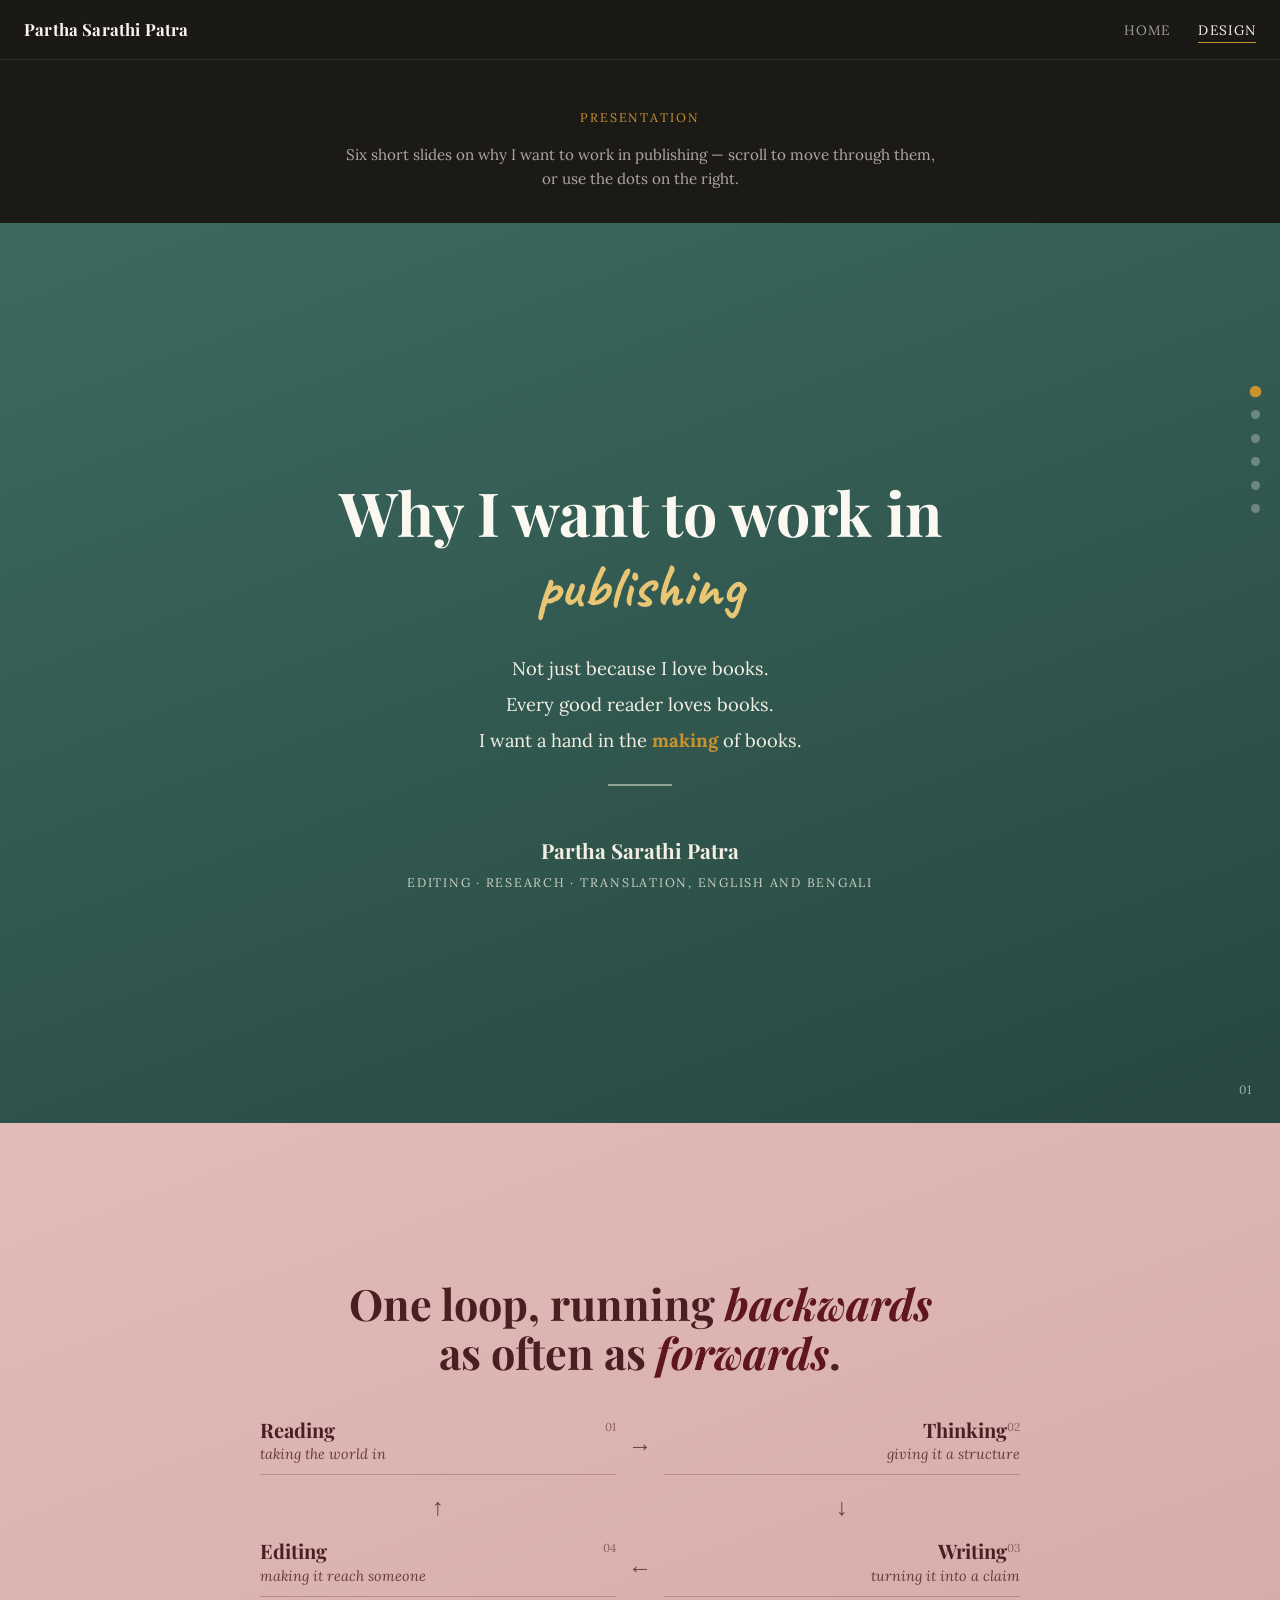
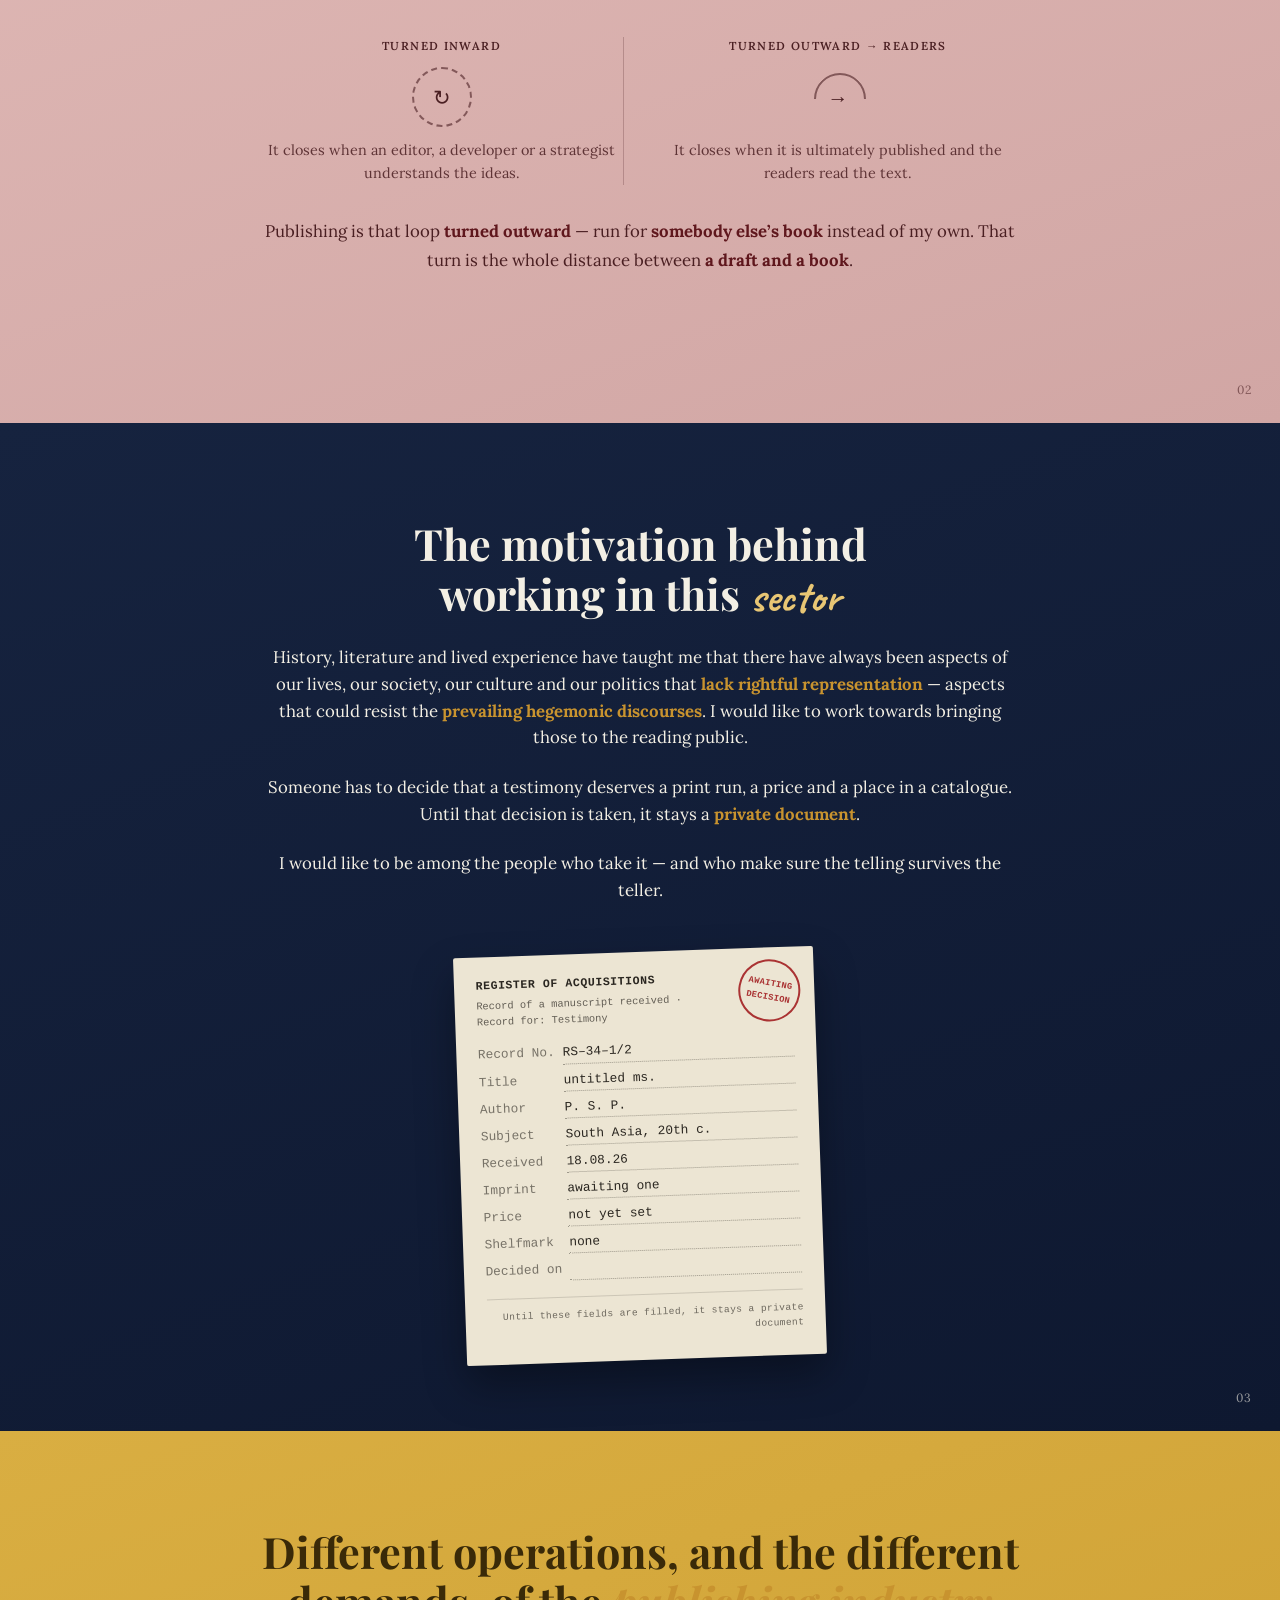
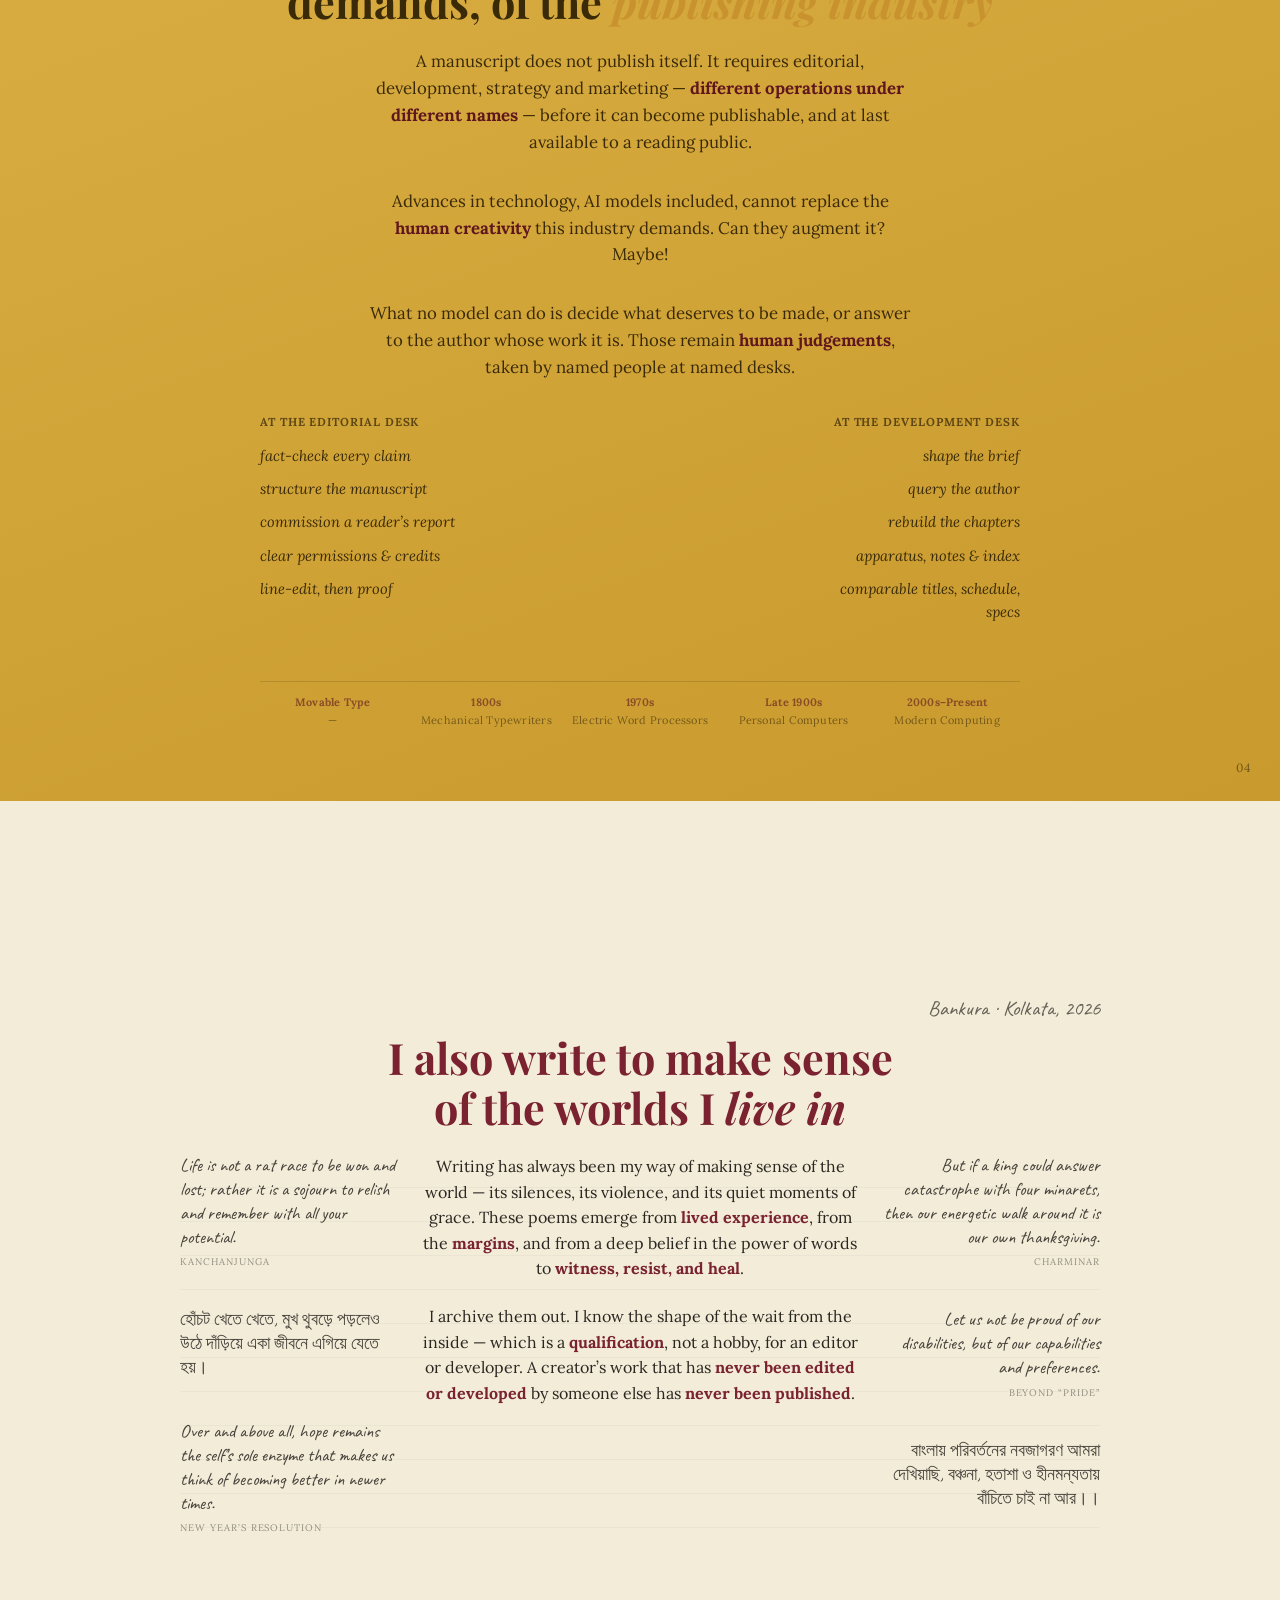
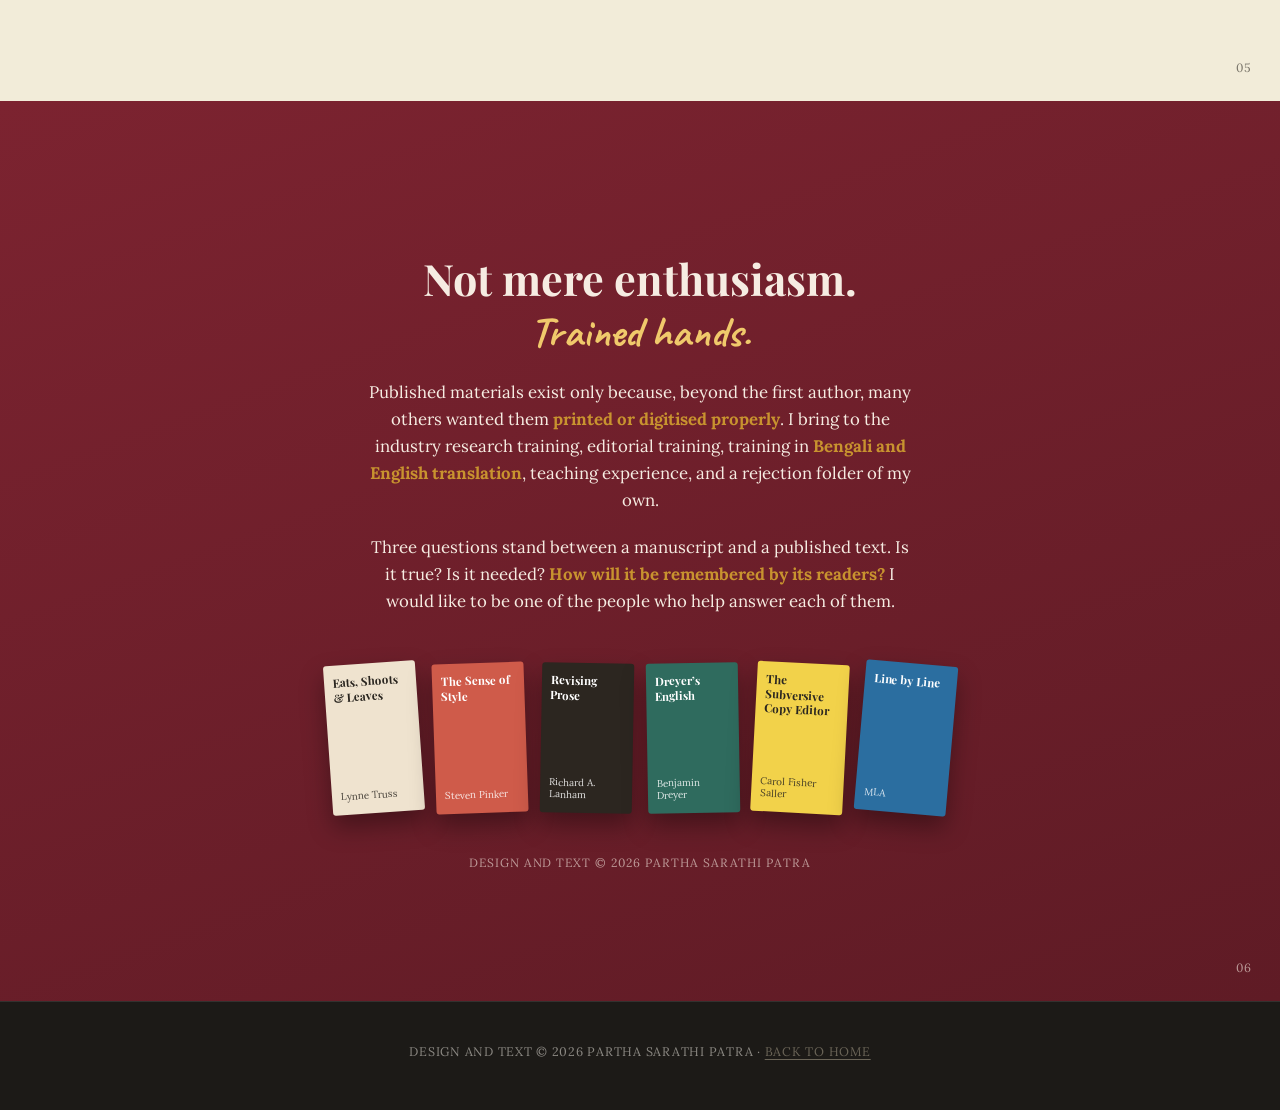
<file: design.html>
<!DOCTYPE html>
<html lang="en">
<head>
<meta charset="UTF-8">
<meta name="viewport" content="width=device-width, initial-scale=1.0">
<title>Design &mdash; Why I want to work in publishing</title>
<meta name="description" content="Why I want to work in publishing &mdash; a short presentation by Partha Sarathi Patra.">
<link rel="stylesheet" href="assets/css/style.css">
<style>

  body { background: var(--ink); }

  .site-nav { background: rgba(28,26,23,0.85); border-bottom: 1px solid rgba(255,255,255,0.1); }
  .site-nav .brand { color: var(--paper); }
  .site-nav a.nav-link { color: rgba(250,246,238,0.6); }
  .site-nav a.nav-link:hover, .site-nav a.nav-link.active { color: var(--paper); }

  .deck-intro {
    max-width: 40rem;
    margin: 0 auto;
    padding: 3rem 1.5rem 1rem;
    text-align: center;
    color: var(--paper);
  }
  .deck-intro .eyebrow { color: var(--gold); }
  .deck-intro p { color: rgba(250,246,238,0.65); font-size: 0.95rem; }

  /* ---------- slide shell ---------- */

  .slide {
    min-height: 100vh;
    display: flex;
    align-items: center;
    padding: 6rem 1.5rem 4.5rem;
    position: relative;
    scroll-margin-top: 0;
  }
  .slide-inner {
    max-width: 760px;
    margin: 0 auto;
    width: 100%;
  }
  .slide .page-no {
    position: absolute;
    bottom: 1.5rem;
    right: 1.75rem;
    font-size: 0.75rem;
    letter-spacing: 0.1em;
    opacity: 0.6;
  }
  .slide h2 {
    font-size: clamp(1.8rem, 4.5vw, 2.7rem);
    text-align: center;
  }
  .slide .divider {
    width: 64px;
    height: 2px;
    margin: 1.75rem auto;
    background: currentColor;
    opacity: 0.5;
  }

  /* ---------- side dot nav ---------- */

  .slide-dots {
    position: fixed;
    right: 1.25rem;
    top: 50%;
    transform: translateY(-50%);
    z-index: 40;
    display: flex;
    flex-direction: column;
    gap: 0.9rem;
  }
  .slide-dots a {
    width: 9px;
    height: 9px;
    border-radius: 50%;
    background: rgba(250,246,238,0.3);
    display: block;
    transition: background 0.2s, transform 0.2s;
  }
  .slide-dots a.active {
    background: var(--gold);
    transform: scale(1.3);
  }
  @media (max-width: 680px) {
    .slide-dots { display: none; }
  }

  /* ================= slide themes ================= */

  .slide-1 { background: linear-gradient(160deg, #3c6a60, #274740); color: #f3efe4; }
  .slide-2 { background: linear-gradient(160deg, #e2bcb9, #d1a6a4); color: #4a1f22; }
  .slide-3 { background: linear-gradient(160deg, #16233f, #0e1830); color: #f3efe4; }
  .slide-4 { background: linear-gradient(160deg, #d9ae42, #c99a2e); color: #3a2a08; }
  .slide-5 { background: #f2ecd9; color: #2a2620; }
  .slide-6 { background: linear-gradient(160deg, #7c2330, #5f1b25); color: #f6ece2; }

  /* ---------- slide 1 : title ---------- */

  .slide-1 h1 {
    font-size: clamp(2.4rem, 7vw, 3.8rem);
    text-align: center;
    color: #fbf8f1;
  }
  .slide-1 .lines {
    text-align: center;
    font-size: 1.15rem;
    margin: 2rem 0 1rem;
  }
  .slide-1 .lines p { margin: 0.35em 0; }
  .slide-1 strong { color: var(--gold); }
  .slide-1 .byline {
    text-align: center;
    margin-top: 3rem;
  }
  .slide-1 .byline .name {
    font-family: 'Playfair Display', serif;
    font-weight: 700;
    font-size: 1.3rem;
  }
  .slide-1 .byline .role {
    margin-top: 0.4rem;
    font-size: 0.78rem;
    letter-spacing: 0.14em;
    text-transform: uppercase;
    opacity: 0.8;
  }

  /* ---------- slide 2 : loop diagram ---------- */

  .slide-2 h2 em { color: #5f171d; }
  .loop-grid {
    display: grid;
    grid-template-columns: 1fr 3rem 1fr;
    grid-template-rows: auto 3rem auto;
    grid-template-areas:
      "reading  arrow-r thinking"
      "arrow-u  .       arrow-d"
      "editing  arrow-l writing";
    align-items: center;
    margin: 2.5rem 0;
    row-gap: 0.5rem;
  }
  .loop-node .step { font-size: 0.72rem; opacity: 0.55; float: right; }
  .loop-node h3 { font-family: 'Playfair Display', serif; font-size: 1.25rem; margin-bottom: 0.15rem; }
  .loop-node p { margin: 0; font-style: italic; font-size: 0.9rem; opacity: 0.8; }
  .loop-node { border-bottom: 1px solid rgba(74,31,34,0.25); padding-bottom: 0.5rem; }
  .node-reading  { grid-area: reading; }
  .node-thinking { grid-area: thinking; text-align: right; }
  .node-editing  { grid-area: editing; }
  .node-writing  { grid-area: writing; text-align: right; }
  .arrow { font-size: 1.5rem; text-align: center; opacity: 0.75; }
  .arrow-r { grid-area: arrow-r; }
  .arrow-d { grid-area: arrow-d; }
  .arrow-l { grid-area: arrow-l; }
  .arrow-u { grid-area: arrow-u; }

  .loop-notes {
    display: grid;
    grid-template-columns: 1fr 1fr;
    gap: 2rem;
    margin: 2.5rem 0 2rem;
    text-align: center;
  }
  .loop-notes .col:first-child { border-right: 1px solid rgba(74,31,34,0.25); }
  .loop-notes .label {
    font-size: 0.72rem;
    letter-spacing: 0.12em;
    text-transform: uppercase;
    font-weight: 600;
    margin-bottom: 0.75rem;
  }
  .loop-icon { margin: 0 auto 0.75rem; width: 60px; height: 60px; position: relative; }
  .icon-inward {
    width: 100%; height: 100%;
    border: 2px dashed rgba(74,31,34,0.6);
    border-radius: 50%;
    display: flex; align-items: center; justify-content: center;
    font-size: 1.3rem;
  }
  .icon-outward {
    width: 100%; height: 100%;
    display: flex; align-items: center; justify-content: center;
    font-size: 1.3rem;
  }
  .icon-outward::before {
    content: '';
    position: absolute;
    left: 6px; top: 6px;
    width: 48px; height: 48px;
    border: 2px solid rgba(74,31,34,0.6);
    border-radius: 50%;
    border-right-color: transparent;
    border-bottom-color: transparent;
    transform: rotate(45deg);
  }
  .loop-notes p.body { font-size: 0.9rem; opacity: 0.85; margin: 0; }

  .slide-2 .closing {
    text-align: center;
    font-size: 1.05rem;
    line-height: 1.7;
  }
  .slide-2 .closing strong { color: #5f171d; }

  /* ---------- slide 3 : motivation + card ---------- */

  .slide-3 p { font-size: 1.05rem; text-align: center; margin: 0 0 1.4rem; }
  .slide-3 strong { color: var(--gold); }

  .acq-card {
    margin: 3rem auto 0;
    max-width: 360px;
    background: #ece5d3;
    color: #2a2620;
    font-family: 'Courier New', Courier, monospace;
    font-size: 0.8rem;
    padding: 1.25rem 1.35rem 1.5rem;
    border-radius: 2px;
    transform: rotate(-2deg);
    box-shadow: 0 20px 40px rgba(0,0,0,0.35);
    position: relative;
  }
  .acq-card .stamp {
    position: absolute;
    top: 0.75rem; right: 0.9rem;
    width: 62px; height: 62px;
    border: 2px solid #a33;
    border-radius: 50%;
    color: #a33;
    display: flex; align-items: center; justify-content: center;
    text-align: center;
    font-size: 0.55rem;
    font-weight: 700;
    letter-spacing: 0.03em;
    transform: rotate(12deg);
  }
  .acq-card .title-line {
    font-weight: 700;
    font-size: 0.72rem;
    letter-spacing: 0.05em;
    text-transform: uppercase;
    margin-bottom: 0.15rem;
    padding-right: 4.5rem;
  }
  .acq-card .sub-line {
    font-size: 0.65rem;
    opacity: 0.7;
    margin-bottom: 0.9rem;
    padding-right: 4.5rem;
  }
  .acq-card dl {
    margin: 0;
    display: grid;
    grid-template-columns: auto 1fr;
    gap: 0.35rem 0.5rem;
  }
  .acq-card dt { opacity: 0.6; white-space: nowrap; }
  .acq-card dd {
    margin: 0;
    border-bottom: 1px dotted rgba(42,38,32,0.4);
  }
  .acq-card .footnote {
    margin-top: 1rem;
    padding-top: 0.6rem;
    border-top: 1px solid rgba(42,38,32,0.25);
    font-size: 0.6rem;
    letter-spacing: 0.04em;
    opacity: 0.65;
    text-align: right;
  }

  /* ---------- slide 4 : operations ---------- */

  .slide-4 .lede { text-align: center; font-size: 1.05rem; margin: 0 auto 2rem; max-width: 34rem; }
  .slide-4 strong { color: #5f171d; }
  .desks {
    display: grid;
    grid-template-columns: 1fr 1.3fr 1fr;
    gap: 1.5rem;
    align-items: start;
  }
  .desk h4 {
    font-size: 0.72rem;
    letter-spacing: 0.08em;
    text-transform: uppercase;
    font-weight: 700;
    margin: 0 0 0.8rem;
    opacity: 0.75;
  }
  .desk ul { list-style: none; margin: 0; padding: 0; font-style: italic; font-size: 0.92rem; }
  .desk li { margin-bottom: 0.6rem; }
  .desk.right { text-align: right; }
  @media (max-width: 680px) {
    .desks { grid-template-columns: 1fr; }
    .desk.right { text-align: left; }
    .desk.center { order: -1; }
  }

  .timeline {
    margin-top: 3rem;
    display: flex;
    justify-content: space-between;
    font-size: 0.68rem;
    letter-spacing: 0.02em;
    opacity: 0.6;
    border-top: 1px solid rgba(58,42,8,0.3);
    padding-top: 0.75rem;
    flex-wrap: wrap;
    gap: 0.5rem;
    text-align: center;
  }
  .timeline span { flex: 1; min-width: 90px; }
  .timeline strong { display: block; font-weight: 700; }

  /* ---------- slide 5 : poem / margin notes ---------- */

  .slide-5 .slide-inner { max-width: 920px; }
  .slide-5 .dateline {
    text-align: right;
    font-family: 'Caveat', cursive;
    font-size: 1.3rem;
    opacity: 0.7;
    margin-bottom: 0.5rem;
  }
  .poem-layout {
    display: grid;
    grid-template-columns: 1fr 2fr 1fr;
    gap: 1.5rem;
    background-image: repeating-linear-gradient(
      to bottom,
      transparent, transparent 33px, rgba(42,38,32,0.08) 34px
    );
  }
  .margin-note {
    font-family: 'Caveat', cursive;
    font-size: 1.15rem;
    line-height: 1.3;
    opacity: 0.85;
  }
  .margin-note + .margin-note { margin-top: 2.5rem; }
  .margin-note .cap {
    display: block;
    margin-top: 0.4rem;
    font-family: 'Lora', serif;
    font-size: 0.6rem;
    letter-spacing: 0.1em;
    text-transform: uppercase;
    opacity: 0.55;
    font-style: normal;
  }
  .poem-center p { font-size: 1rem; text-align: center; margin: 0 0 1.4rem; }
  .poem-center strong { color: var(--maroon); }
  .col-right { text-align: right; }

  /* ---------- slide 6 : trained hands ---------- */

  .slide-6 p { text-align: center; font-size: 1.05rem; margin: 0 auto 1.3rem; max-width: 34rem; }
  .slide-6 strong { color: var(--gold); }

  .shelf {
    margin-top: 3rem;
    display: flex;
    justify-content: center;
    gap: 0.9rem;
    flex-wrap: wrap;
  }
  .spine {
    width: 92px;
    height: 150px;
    border-radius: 3px;
    padding: 0.7rem 0.55rem;
    display: flex;
    flex-direction: column;
    justify-content: space-between;
    font-size: 0.62rem;
    line-height: 1.25;
    box-shadow: 0 12px 24px rgba(0,0,0,0.35);
    transform: rotate(var(--tilt, 0deg));
    color: #fff;
  }
  .spine .t { font-weight: 700; font-family: 'Playfair Display', serif; font-size: 0.72rem; }
  .spine .a { opacity: 0.85; }
  .spine:nth-child(1) { background: #efe3cf; color: #2a2620; --tilt: -4deg; }
  .spine:nth-child(2) { background: #cf5b4a; --tilt: -2deg; }
  .spine:nth-child(3) { background: #2c2620; --tilt: 1deg; }
  .spine:nth-child(4) { background: #2f6b5e; --tilt: -1deg; }
  .spine:nth-child(5) { background: #f2d24a; color: #2a2620; --tilt: 3deg; }
  .spine:nth-child(6) { background: #2b6ea0; --tilt: 5deg; }

  .slide-6 .closing-line {
    margin-top: 2.5rem;
    text-align: center;
    font-size: 0.75rem;
    letter-spacing: 0.08em;
    text-transform: uppercase;
    opacity: 0.6;
  }
  .slide-6 .closing-line a { color: inherit; }

</style>
</head>
<body>

<nav class="site-nav">
  <a class="brand" href="index.html">Partha Sarathi Patra</a>
  <ul>
    <li><a class="nav-link" href="index.html">Home</a></li>
    <li><a class="nav-link active" href="design.html">Design</a></li>
  </ul>
</nav>

<div class="slide-dots">
  <a href="#slide-1" class="active" aria-label="Slide 1"></a>
  <a href="#slide-2" aria-label="Slide 2"></a>
  <a href="#slide-3" aria-label="Slide 3"></a>
  <a href="#slide-4" aria-label="Slide 4"></a>
  <a href="#slide-5" aria-label="Slide 5"></a>
  <a href="#slide-6" aria-label="Slide 6"></a>
</div>

<div class="deck-intro">
  <span class="eyebrow">Presentation</span>
  <p>Six short slides on why I want to work in publishing &mdash; scroll to move through them, or use the dots on the right.</p>
</div>

<!-- SLIDE 1 — TITLE -->
<section class="slide slide-1" id="slide-1">
  <div class="slide-inner">
    <h1>Why I want to work in <span class="script" style="color:#e8c674;">publishing</span></h1>
    <div class="lines">
      <p>Not just because I love books.</p>
      <p>Every good reader loves books.</p>
      <p>I want a hand in the <strong>making</strong> of books.</p>
    </div>
    <div class="divider"></div>
    <div class="byline">
      <div class="name">Partha Sarathi Patra</div>
      <div class="role">Editing &middot; Research &middot; Translation, English and Bengali</div>
    </div>
  </div>
  <span class="page-no">01</span>
</section>

<!-- SLIDE 2 — THE LOOP -->
<section class="slide slide-2" id="slide-2">
  <div class="slide-inner">
    <h2>One loop, running <em>backwards</em><br>as often as <em>forwards</em>.</h2>

    <div class="loop-grid">
      <div class="loop-node node-reading">
        <span class="step">01</span>
        <h3>Reading</h3>
        <p>taking the world in</p>
      </div>
      <div class="arrow arrow-r">&rarr;</div>
      <div class="loop-node node-thinking">
        <span class="step">02</span>
        <h3>Thinking</h3>
        <p>giving it a structure</p>
      </div>

      <div class="arrow arrow-u">&uarr;</div>
      <div class="arrow arrow-d">&darr;</div>

      <div class="loop-node node-editing">
        <span class="step">04</span>
        <h3>Editing</h3>
        <p>making it reach someone</p>
      </div>
      <div class="arrow arrow-l">&larr;</div>
      <div class="loop-node node-writing">
        <span class="step">03</span>
        <h3>Writing</h3>
        <p>turning it into a claim</p>
      </div>
    </div>

    <div class="loop-notes">
      <div class="col">
        <div class="label">Turned inward</div>
        <div class="loop-icon"><div class="icon-inward">&#8635;</div></div>
        <p class="body">It closes when an editor, a developer or a strategist understands the ideas.</p>
      </div>
      <div class="col">
        <div class="label">Turned outward &rarr; Readers</div>
        <div class="loop-icon"><div class="icon-outward">&rarr;</div></div>
        <p class="body">It closes when it is ultimately published and the readers read the text.</p>
      </div>
    </div>

    <p class="closing">Publishing is that loop <strong>turned outward</strong> &mdash; run for
      <strong>somebody else&rsquo;s book</strong> instead of my own. That turn is the whole
      distance between <strong>a draft and a book</strong>.</p>
  </div>
  <span class="page-no">02</span>
</section>

<!-- SLIDE 3 — MOTIVATION -->
<section class="slide slide-3" id="slide-3">
  <div class="slide-inner">
    <h2>The motivation behind<br>working in this <span class="script" style="color:#e8c674;">sector</span></h2>

    <p>History, literature and lived experience have taught me that there have always
      been aspects of our lives, our society, our culture and our politics that
      <strong>lack rightful representation</strong> &mdash; aspects that could resist the
      <strong>prevailing hegemonic discourses</strong>. I would like to work towards
      bringing those to the reading public.</p>

    <p>Someone has to decide that a testimony deserves a print run, a price and a
      place in a catalogue. Until that decision is taken, it stays a
      <strong>private document</strong>.</p>

    <p>I would like to be among the people who take it &mdash; and who make sure the
      telling survives the teller.</p>

    <div class="acq-card">
      <div class="stamp">AWAITING<br>DECISION</div>
      <div class="title-line">Register of Acquisitions</div>
      <div class="sub-line">Record of a manuscript received &middot; Record for: Testimony</div>
      <dl>
        <dt>Record No.</dt><dd>RS&ndash;34&ndash;1/2</dd>
        <dt>Title</dt><dd>untitled ms.</dd>
        <dt>Author</dt><dd>P. S. P.</dd>
        <dt>Subject</dt><dd>South Asia, 20th c.</dd>
        <dt>Received</dt><dd>18.08.26</dd>
        <dt>Imprint</dt><dd>awaiting one</dd>
        <dt>Price</dt><dd>not yet set</dd>
        <dt>Shelfmark</dt><dd>none</dd>
        <dt>Decided on</dt><dd>&nbsp;</dd>
      </dl>
      <div class="footnote">Until these fields are filled, it stays a private document</div>
    </div>
  </div>
  <span class="page-no">03</span>
</section>

<!-- SLIDE 4 — OPERATIONS -->
<section class="slide slide-4" id="slide-4">
  <div class="slide-inner">
    <h2>Different operations, and the different<br>demands, of the <em>publishing industry</em></h2>

    <p class="lede">A manuscript does not publish itself. It requires editorial,
      development, strategy and marketing &mdash; <strong>different operations under
      different names</strong> &mdash; before it can become publishable, and at last
      available to a reading public.</p>

    <p class="lede">Advances in technology, AI models included, cannot replace the
      <strong>human creativity</strong> this industry demands. Can they augment it? Maybe!</p>

    <p class="lede">What no model can do is decide what deserves to be made, or answer
      to the author whose work it is. Those remain <strong>human judgements</strong>,
      taken by named people at named desks.</p>

    <div class="desks">
      <div class="desk">
        <h4>At the editorial desk</h4>
        <ul>
          <li>fact-check every claim</li>
          <li>structure the manuscript</li>
          <li>commission a reader&rsquo;s report</li>
          <li>clear permissions &amp; credits</li>
          <li>line-edit, then proof</li>
        </ul>
      </div>
      <div class="desk center"></div>
      <div class="desk right">
        <h4>At the development desk</h4>
        <ul>
          <li>shape the brief</li>
          <li>query the author</li>
          <li>rebuild the chapters</li>
          <li>apparatus, notes &amp; index</li>
          <li>comparable titles, schedule, specs</li>
        </ul>
      </div>
    </div>

    <div class="timeline">
      <span><strong>Movable Type</strong>&mdash;</span>
      <span><strong>1800s</strong>Mechanical Typewriters</span>
      <span><strong>1970s</strong>Electric Word Processors</span>
      <span><strong>Late 1900s</strong>Personal Computers</span>
      <span><strong>2000s&ndash;Present</strong>Modern Computing</span>
    </div>
  </div>
  <span class="page-no">04</span>
</section>

<!-- SLIDE 5 — POEM / MARGIN NOTES -->
<section class="slide slide-5" id="slide-5">
  <div class="slide-inner">
    <div class="dateline">Bankura &middot; Kolkata, 2026</div>
    <h2 style="color:var(--maroon);">I also write to make sense<br>of the worlds I <em style="color:var(--maroon);">live in</em></h2>

    <div class="poem-layout">
      <div class="col-left">
        <div class="margin-note">
          Life is not a rat race to be won and lost; rather it is a sojourn to relish
          and remember with all your potential.
          <span class="cap">Kanchanjunga</span>
        </div>
        <div class="margin-note">
          হোঁচট খেতে খেতে, মুখ থুবড়ে পড়লেও উঠে দাঁড়িয়ে একা জীবনে এগিয়ে যেতে হয়।
        </div>
        <div class="margin-note">
          Over and above all, hope remains the self&rsquo;s sole enzyme that makes us
          think of becoming better in newer times.
          <span class="cap">New Year&rsquo;s Resolution</span>
        </div>
      </div>

      <div class="poem-center">
        <p>Writing has always been my way of making sense of the world &mdash; its
          silences, its violence, and its quiet moments of grace. These poems emerge
          from <strong>lived experience</strong>, from the <strong>margins</strong>,
          and from a deep belief in the power of words to <strong>witness, resist,
          and heal</strong>.</p>

        <p>I archive them out. I know the shape of the wait from the inside &mdash;
          which is a <strong>qualification</strong>, not a hobby, for an editor or
          developer. A creator&rsquo;s work that has <strong>never been edited or
          developed</strong> by someone else has <strong>never been published</strong>.</p>
      </div>

      <div class="col-right">
        <div class="margin-note">
          But if a king could answer catastrophe with four minarets, then our
          energetic walk around it is our own thanksgiving.
          <span class="cap">Charminar</span>
        </div>
        <div class="margin-note">
          Let us not be proud of our disabilities, but of our capabilities and
          preferences.
          <span class="cap">Beyond &ldquo;Pride&rdquo;</span>
        </div>
        <div class="margin-note">
          বাংলায় পরিবর্তনের নবজাগরণ আমরা দেখিয়াছি, বঞ্চনা, হতাশা ও হীনমন্যতায়
          বাঁচিতে চাই না আর।।
        </div>
      </div>
    </div>
  </div>
  <span class="page-no" style="color:#2a2620;">05</span>
</section>

<!-- SLIDE 6 — TRAINED HANDS -->
<section class="slide slide-6" id="slide-6">
  <div class="slide-inner">
    <h2>Not mere enthusiasm.<br><span class="script" style="color:#f0c96b;">Trained hands.</span></h2>

    <p>Published materials exist only because, beyond the first author, many others
      wanted them <strong>printed or digitised properly</strong>. I bring to the
      industry research training, editorial training, training in <strong>Bengali
      and English translation</strong>, teaching experience, and a rejection folder
      of my own.</p>

    <p>Three questions stand between a manuscript and a published text. Is it true?
      Is it needed? <strong>How will it be remembered by its readers?</strong>
      I would like to be one of the people who help answer each of them.</p>

    <div class="shelf" aria-label="Reference shelf: books on editing and style">
      <div class="spine"><span class="t">Eats, Shoots &amp; Leaves</span><span class="a">Lynne Truss</span></div>
      <div class="spine"><span class="t">The Sense of Style</span><span class="a">Steven Pinker</span></div>
      <div class="spine"><span class="t">Revising Prose</span><span class="a">Richard&nbsp;A. Lanham</span></div>
      <div class="spine"><span class="t">Dreyer&rsquo;s English</span><span class="a">Benjamin Dreyer</span></div>
      <div class="spine"><span class="t">The Subversive Copy Editor</span><span class="a">Carol Fisher Saller</span></div>
      <div class="spine"><span class="t">Line by Line</span><span class="a">MLA</span></div>
    </div>

    <div class="closing-line">Design and text &copy; 2026 Partha Sarathi Patra</div>
  </div>
  <span class="page-no">06</span>
</section>

<footer class="site-footer" style="background: var(--ink); color: rgba(250,246,238,0.5); border-color: rgba(255,255,255,0.1);">
  Design and text &copy; 2026 Partha Sarathi Patra &middot; <a href="index.html">Back to home</a>
</footer>

<script src="assets/js/main.js"></script>
</body>
</html>
</file>
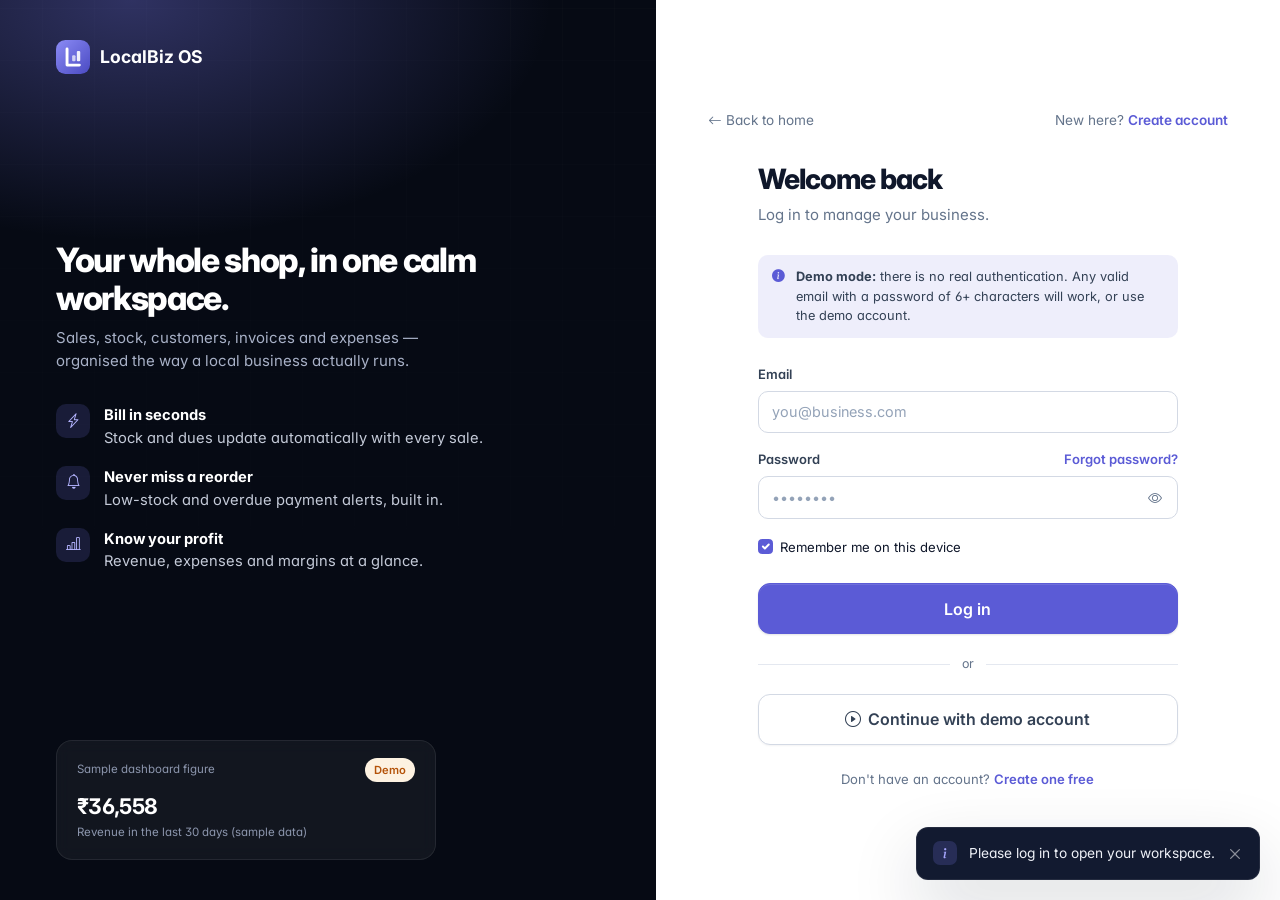
<file: localbiz-os/customers.html>
<!DOCTYPE html>
<html lang="en" data-app="customers">
<head>
  <meta charset="UTF-8">
  <meta name="viewport" content="width=device-width, initial-scale=1">
  <title>Customers · LocalBiz OS</title>
  <meta name="description" content="Customer profiles, purchase history and dues in LocalBiz OS.">
  <link rel="icon" href="assets/icons/logo.svg" type="image/svg+xml">
  <link rel="preconnect" href="https://fonts.googleapis.com">
  <link rel="preconnect" href="https://fonts.gstatic.com" crossorigin>
  <link href="https://fonts.googleapis.com/css2?family=Inter:wght@400;500;600;700;800&display=swap" rel="stylesheet">
  <link href="https://cdn.jsdelivr.net/npm/bootstrap@5.3.3/dist/css/bootstrap.min.css" rel="stylesheet">
  <link href="https://cdn.jsdelivr.net/npm/bootstrap-icons@1.11.3/font/bootstrap-icons.min.css" rel="stylesheet">
  <link href="css/style.css" rel="stylesheet">
  <script src="js/main.js"></script>
</head>
<body class="app-body">
  <a class="visually-hidden-focusable" href="#main">Skip to content</a>
  <div id="appSidebar"></div>

  <div class="app-main">
    <div id="appTopbar"></div>

    <main id="main" class="app-content">
      <div class="page-header">
        <div>
          <div class="breadcrumb-lite"><i class="bi bi-house"></i> Workspace <i class="bi bi-chevron-right small"></i> Customers</div>
          <h1>Customers</h1>
          <p>Contact details, purchase history and outstanding dues for every customer.</p>
        </div>
        <div class="page-actions">
          <button type="button" class="btn btn-light" id="exportBtn"><i class="bi bi-filetype-csv"></i>Export CSV</button>
          <button type="button" class="btn btn-primary" id="addCustomerBtn"><i class="bi bi-person-plus"></i>Add customer</button>
        </div>
      </div>

      <section class="row g-3 mb-4" id="customerStats" aria-label="Customer overview"></section>

      <section class="lb-card">
        <div class="toolbar">
          <label class="search-input mb-0">
            <span class="visually-hidden">Search customers</span>
            <i class="bi bi-search" aria-hidden="true"></i>
            <input type="search" class="form-control form-control-sm" id="searchInput" placeholder="Search name, phone or email…">
          </label>
          <select class="form-select form-select-sm" id="statusFilter" aria-label="Filter by status">
            <option value="">All customers</option>
            <option>Active</option>
            <option>Inactive</option>
            <option value="due">With dues</option>
          </select>
          <div class="toolbar-spacer d-none d-xl-block"></div>
          <label class="d-flex align-items-center gap-2 small text-muted mb-0 text-nowrap">Sort by
            <select class="form-select form-select-sm" id="sortSelect">
              <option value="name">Name (A–Z)</option>
              <option value="purchases">Total purchases</option>
              <option value="due">Outstanding due</option>
              <option value="recent">Last purchase</option>
            </select>
          </label>
        </div>
        <div class="table-responsive">
          <table class="table table-hover lb-table">
            <thead>
              <tr>
                <th>Customer</th>
                <th>Phone</th>
                <th>Email</th>
                <th class="num">Total purchases</th>
                <th class="num">Outstanding</th>
                <th>Last purchase</th>
                <th>Status</th>
                <th class="text-end">Actions</th>
              </tr>
            </thead>
            <tbody id="customersBody"></tbody>
          </table>
        </div>
        <div class="lb-card-footer" id="customersFooter"></div>
      </section>
    </main>
  </div>

  <!-- Customer profile (offcanvas) -->
  <div class="offcanvas offcanvas-end" tabindex="-1" id="profilePanel" aria-labelledby="profileTitle">
    <div class="profile-hero">
      <div class="d-flex justify-content-between align-items-start">
        <div class="d-flex align-items-center gap-3" id="profileHead"></div>
        <button type="button" class="btn-close btn-close-white" data-bs-dismiss="offcanvas" aria-label="Close"></button>
      </div>
    </div>
    <div class="offcanvas-body p-4" id="profileBody"></div>
  </div>

  <!-- Add / edit customer modal -->
  <div class="modal fade" id="customerModal" tabindex="-1" aria-labelledby="customerModalTitle" aria-hidden="true">
    <div class="modal-dialog modal-dialog-centered modal-dialog-scrollable">
      <form class="modal-content" id="customerForm" novalidate>
        <div class="modal-header">
          <div>
            <h2 class="modal-title" id="customerModalTitle">Add customer</h2>
            <p class="modal-subtitle">Saved customers can be selected when billing.</p>
          </div>
          <button type="button" class="btn-close" data-bs-dismiss="modal" aria-label="Close"></button>
        </div>
        <div class="modal-body">
          <input type="hidden" name="id">
          <div class="row g-3">
            <div class="col-12">
              <label class="form-label" for="cName">Full name</label>
              <input type="text" class="form-control" id="cName" name="name" maxlength="60" minlength="2" placeholder="e.g. Rahul Das" required>
              <div class="invalid-feedback">Enter the customer's name.</div>
            </div>
            <div class="col-md-6">
              <label class="form-label" for="cPhone">Phone</label>
              <input type="tel" class="form-control" id="cPhone" name="phone" placeholder="+91 98300 12345" pattern="^\+?[0-9\s\-]{10,15}$" required>
              <div class="invalid-feedback" id="phoneFeedback">Enter a valid 10-digit phone number.</div>
            </div>
            <div class="col-md-6">
              <label class="form-label" for="cEmail">Email <span class="text-muted fw-normal">(optional)</span></label>
              <input type="email" class="form-control" id="cEmail" name="email" placeholder="name@example.com">
              <div class="invalid-feedback">Enter a valid email address.</div>
            </div>
            <div class="col-12">
              <label class="form-label" for="cAddress">Address <span class="text-muted fw-normal">(optional)</span></label>
              <input type="text" class="form-control" id="cAddress" name="address" maxlength="120" placeholder="Area, city">
            </div>
            <div class="col-md-6">
              <label class="form-label" for="cStatus">Status</label>
              <select class="form-select" id="cStatus" name="status">
                <option>Active</option>
                <option>Inactive</option>
              </select>
            </div>
            <div class="col-12">
              <label class="form-label" for="cNotes">Notes <span class="text-muted fw-normal">(optional)</span></label>
              <textarea class="form-control" id="cNotes" name="notes" rows="2" maxlength="240" placeholder="Preferences, credit terms…"></textarea>
            </div>
          </div>
        </div>
        <div class="modal-footer">
          <button type="button" class="btn btn-light" data-bs-dismiss="modal">Cancel</button>
          <button type="submit" class="btn btn-primary" id="saveCustomerBtn"><i class="bi bi-check2"></i>Save customer</button>
        </div>
      </form>
    </div>
  </div>

  <script src="https://cdn.jsdelivr.net/npm/bootstrap@5.3.3/dist/js/bootstrap.bundle.min.js"></script>
  <script src="js/customers.js"></script>
</body>
</html>
</file>
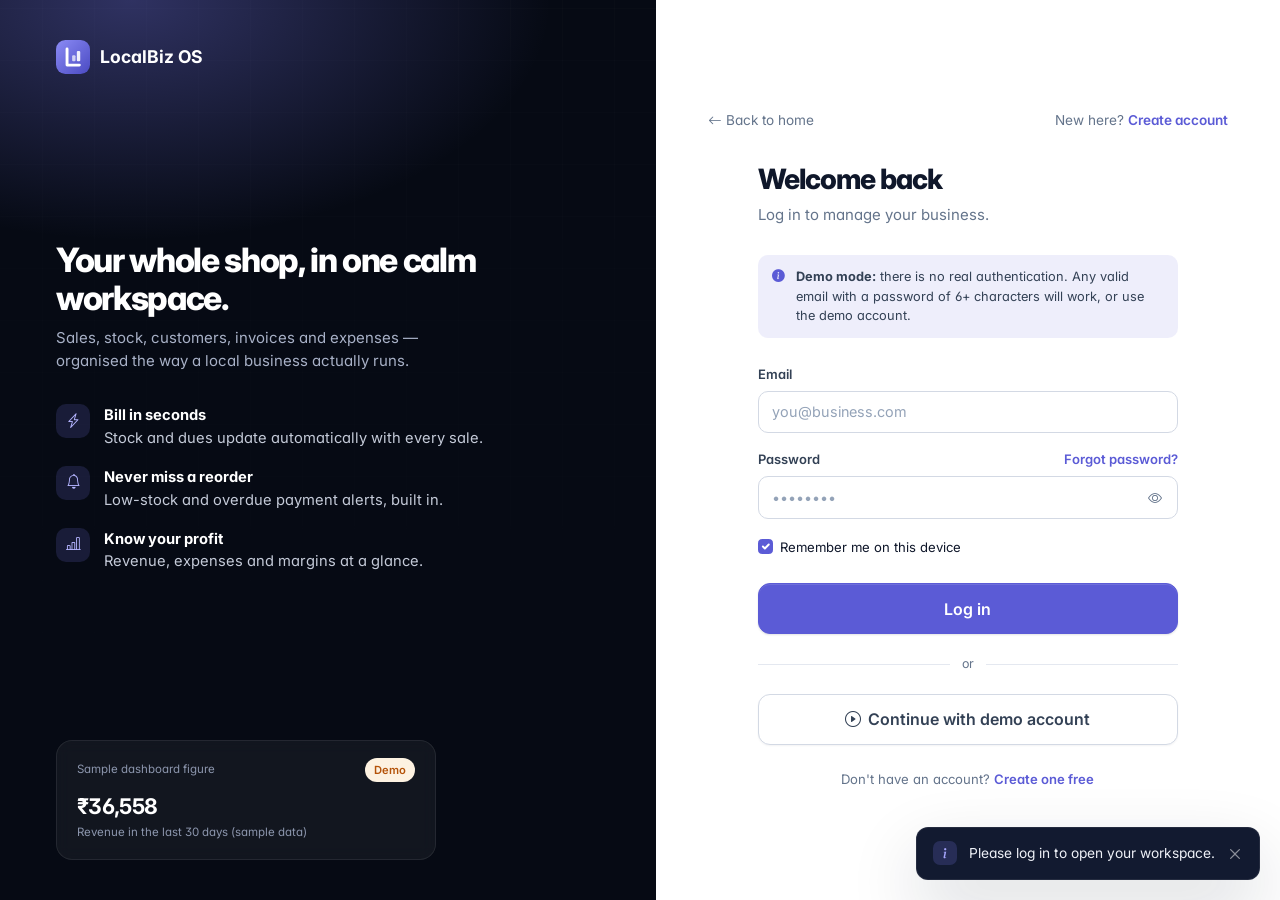
<file: localbiz-os/expenses.html>
<!DOCTYPE html>
<html lang="en" data-app="expenses">
<head>
  <meta charset="UTF-8">
  <meta name="viewport" content="width=device-width, initial-scale=1">
  <title>Expenses · LocalBiz OS</title>
  <meta name="description" content="Track rent, salaries, supplier bills and other business expenses in LocalBiz OS.">
  <link rel="icon" href="assets/icons/logo.svg" type="image/svg+xml">
  <link rel="preconnect" href="https://fonts.googleapis.com">
  <link rel="preconnect" href="https://fonts.gstatic.com" crossorigin>
  <link href="https://fonts.googleapis.com/css2?family=Inter:wght@400;500;600;700;800&display=swap" rel="stylesheet">
  <link href="https://cdn.jsdelivr.net/npm/bootstrap@5.3.3/dist/css/bootstrap.min.css" rel="stylesheet">
  <link href="https://cdn.jsdelivr.net/npm/bootstrap-icons@1.11.3/font/bootstrap-icons.min.css" rel="stylesheet">
  <link href="css/style.css" rel="stylesheet">
  <script src="js/main.js"></script>
</head>
<body class="app-body">
  <a class="visually-hidden-focusable" href="#main">Skip to content</a>
  <div id="appSidebar"></div>

  <div class="app-main">
    <div id="appTopbar"></div>

    <main id="main" class="app-content">
      <div class="page-header">
        <div>
          <div class="breadcrumb-lite"><i class="bi bi-house"></i> Workspace <i class="bi bi-chevron-right small"></i> Expenses</div>
          <h1>Expenses</h1>
          <p>Every rupee going out — rent, salaries, suppliers and more.</p>
        </div>
        <div class="page-actions">
          <button type="button" class="btn btn-light" id="exportBtn"><i class="bi bi-filetype-csv"></i>Export CSV</button>
          <button type="button" class="btn btn-primary" id="addExpenseBtn"><i class="bi bi-plus-lg"></i>Add expense</button>
        </div>
      </div>

      <section class="row g-3 mb-4" id="expenseStats" aria-label="Expense overview"></section>

      <div class="row g-4">
        <div class="col-xl-8">
          <section class="lb-card">
            <div class="toolbar">
              <label class="search-input mb-0">
                <span class="visually-hidden">Search expenses</span>
                <i class="bi bi-search" aria-hidden="true"></i>
                <input type="search" class="form-control form-control-sm" id="searchInput" placeholder="Search expenses…">
              </label>
              <select class="form-select form-select-sm" id="categoryFilter" aria-label="Filter by category"></select>
              <select class="form-select form-select-sm" id="monthFilter" aria-label="Filter by month"></select>
              <select class="form-select form-select-sm" id="methodFilter" aria-label="Filter by payment method"></select>
            </div>
            <div class="table-responsive">
              <table class="table table-hover lb-table">
                <thead>
                  <tr>
                    <th>Expense</th>
                    <th>Category</th>
                    <th>Date</th>
                    <th>Method</th>
                    <th class="num">Amount</th>
                    <th class="text-end">Actions</th>
                  </tr>
                </thead>
                <tbody id="expensesBody"></tbody>
              </table>
            </div>
            <div class="lb-card-footer">
              <span id="filteredTotal"></span>
              <div id="expensesPager" class="d-flex align-items-center gap-3 flex-wrap"></div>
            </div>
          </section>
        </div>

        <div class="col-xl-4">
          <section class="lb-card">
            <div class="lb-card-header">
              <div>
                <h2>By category</h2>
                <p class="card-sub" id="breakdownSub">For the current filters</p>
              </div>
            </div>
            <div class="lb-card-body" id="categoryBreakdown"></div>
          </section>
        </div>
      </div>
    </main>
  </div>

  <!-- Add / edit expense modal -->
  <div class="modal fade" id="expenseModal" tabindex="-1" aria-labelledby="expenseModalTitle" aria-hidden="true">
    <div class="modal-dialog modal-dialog-centered modal-dialog-scrollable">
      <form class="modal-content" id="expenseForm" novalidate>
        <div class="modal-header">
          <div>
            <h2 class="modal-title" id="expenseModalTitle">Add expense</h2>
            <p class="modal-subtitle">Expenses reduce net profit in reports.</p>
          </div>
          <button type="button" class="btn-close" data-bs-dismiss="modal" aria-label="Close"></button>
        </div>
        <div class="modal-body">
          <input type="hidden" name="id">
          <div class="row g-3">
            <div class="col-12">
              <label class="form-label" for="eName">Expense name</label>
              <input type="text" class="form-control" id="eName" name="name" maxlength="80" placeholder="e.g. Electricity bill — September" required>
              <div class="invalid-feedback">Describe the expense.</div>
            </div>
            <div class="col-md-6">
              <label class="form-label" for="eCategory">Category</label>
              <select class="form-select" id="eCategory" name="category" required></select>
            </div>
            <div class="col-md-6">
              <label class="form-label" for="eAmount">Amount</label>
              <div class="input-group has-validation">
                <span class="input-group-text currency-sign">₹</span>
                <input type="number" class="form-control" id="eAmount" name="amount" min="1" step="0.01" required>
                <div class="invalid-feedback">Enter an amount of at least 1.</div>
              </div>
            </div>
            <div class="col-md-6">
              <label class="form-label" for="eDate">Date</label>
              <input type="date" class="form-control" id="eDate" name="date" required>
              <div class="invalid-feedback">Pick a date that isn't in the future.</div>
            </div>
            <div class="col-md-6">
              <label class="form-label" for="eMethod">Payment method</label>
              <select class="form-select" id="eMethod" name="method" required></select>
            </div>
            <div class="col-12">
              <label class="form-label" for="eNotes">Notes <span class="text-muted fw-normal">(optional)</span></label>
              <textarea class="form-control" id="eNotes" name="notes" rows="2" maxlength="200" placeholder="Bill number, vendor…"></textarea>
            </div>
          </div>
        </div>
        <div class="modal-footer">
          <button type="button" class="btn btn-light" data-bs-dismiss="modal">Cancel</button>
          <button type="submit" class="btn btn-primary" id="saveExpenseBtn"><i class="bi bi-check2"></i>Save expense</button>
        </div>
      </form>
    </div>
  </div>

  <script src="https://cdn.jsdelivr.net/npm/bootstrap@5.3.3/dist/js/bootstrap.bundle.min.js"></script>
  <script src="js/expenses.js"></script>
</body>
</html>
</file>
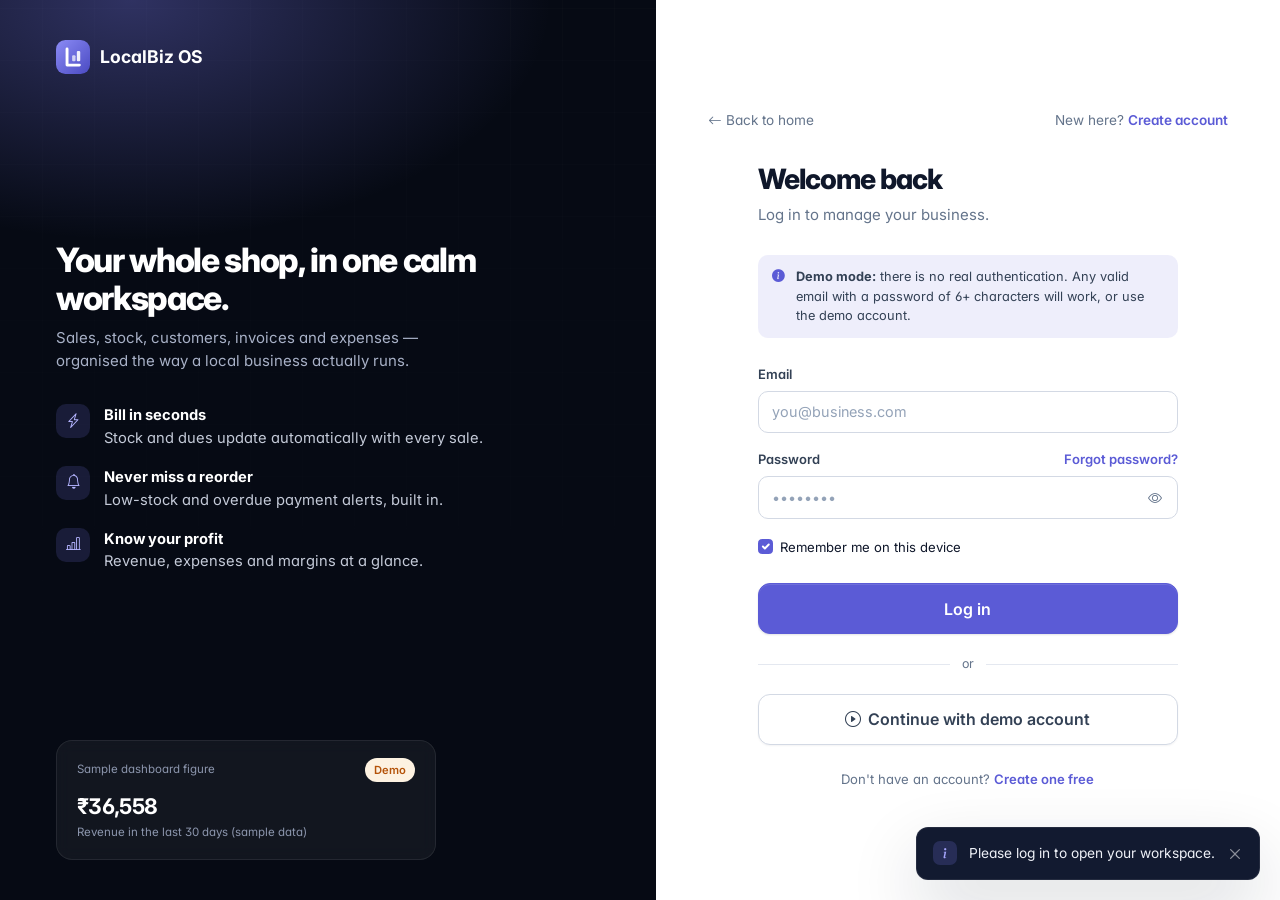
<file: localbiz-os/invoices.html>
<!DOCTYPE html>
<html lang="en" data-app="invoices">
<head>
  <meta charset="UTF-8">
  <meta name="viewport" content="width=device-width, initial-scale=1">
  <title>Invoices · LocalBiz OS</title>
  <meta name="description" content="Create, view, print and download invoices in LocalBiz OS.">
  <link rel="icon" href="assets/icons/logo.svg" type="image/svg+xml">
  <link rel="preconnect" href="https://fonts.googleapis.com">
  <link rel="preconnect" href="https://fonts.gstatic.com" crossorigin>
  <link href="https://fonts.googleapis.com/css2?family=Inter:wght@400;500;600;700;800&display=swap" rel="stylesheet">
  <link href="https://cdn.jsdelivr.net/npm/bootstrap@5.3.3/dist/css/bootstrap.min.css" rel="stylesheet">
  <link href="https://cdn.jsdelivr.net/npm/bootstrap-icons@1.11.3/font/bootstrap-icons.min.css" rel="stylesheet">
  <link href="css/style.css" rel="stylesheet">
  <script src="js/main.js"></script>
</head>
<body class="app-body">
  <a class="visually-hidden-focusable" href="#main">Skip to content</a>
  <div id="appSidebar"></div>

  <div class="app-main">
    <div id="appTopbar"></div>

    <main id="main" class="app-content">
      <div class="page-header">
        <div>
          <div class="breadcrumb-lite"><i class="bi bi-house"></i> Workspace <i class="bi bi-chevron-right small"></i> Invoices</div>
          <h1>Invoices</h1>
          <p>Professional, printable invoices for every sale.</p>
        </div>
        <div class="page-actions">
          <button type="button" class="btn btn-light" id="exportBtn"><i class="bi bi-filetype-csv"></i>Export CSV</button>
          <button type="button" class="btn btn-primary" id="newInvoiceBtn"><i class="bi bi-plus-lg"></i>Create invoice</button>
        </div>
      </div>

      <section class="row g-3 mb-4" id="invoiceStats" aria-label="Invoice overview"></section>

      <section class="lb-card">
        <div class="toolbar">
          <label class="search-input mb-0">
            <span class="visually-hidden">Search invoices</span>
            <i class="bi bi-search" aria-hidden="true"></i>
            <input type="search" class="form-control form-control-sm" id="searchInput" placeholder="Search invoice number or customer…">
          </label>
          <select class="form-select form-select-sm" id="statusFilter" aria-label="Filter by payment status">
            <option value="">All statuses</option>
            <option>Paid</option><option>Partial</option><option>Pending</option><option>Overdue</option>
          </select>
          <select class="form-select form-select-sm" id="periodFilter" aria-label="Filter by period">
            <option value="">All time</option>
            <option value="7">Last 7 days</option>
            <option value="30">Last 30 days</option>
            <option value="month">This month</option>
          </select>
        </div>
        <div class="table-responsive">
          <table class="table table-hover lb-table">
            <thead>
              <tr>
                <th>Invoice</th>
                <th>Customer</th>
                <th>Date</th>
                <th>Due date</th>
                <th class="num">Amount</th>
                <th>Payment status</th>
                <th class="text-end">Actions</th>
              </tr>
            </thead>
            <tbody id="invoicesBody"></tbody>
          </table>
        </div>
        <div class="lb-card-footer" id="invoicesPager"></div>
      </section>
    </main>
  </div>

  <!-- Create invoice modal -->
  <div class="modal fade" id="invoiceModal" tabindex="-1" aria-labelledby="invoiceModalTitle" aria-hidden="true">
    <div class="modal-dialog modal-dialog-centered modal-dialog-scrollable modal-xl">
      <form class="modal-content" id="invoiceForm" novalidate>
        <div class="modal-header">
          <div>
            <h2 class="modal-title" id="invoiceModalTitle">Create invoice <span class="chip ms-1" id="invoiceNoChip">INV-0000</span></h2>
            <p class="modal-subtitle">Add one or more products. Stock is updated when the invoice is saved.</p>
          </div>
          <button type="button" class="btn-close" data-bs-dismiss="modal" aria-label="Close"></button>
        </div>
        <div class="modal-body">
          <div class="row g-4">
            <div class="col-lg-8">
              <p class="form-section-title">Bill to</p>
              <div class="row g-3 mb-4">
                <div class="col-md-6">
                  <label class="form-label" for="invCustomer">Customer</label>
                  <select class="form-select" id="invCustomer" name="customerId" required></select>
                  <div class="invalid-feedback">Choose a customer.</div>
                </div>
                <div class="col-6 col-md-3">
                  <label class="form-label" for="invDate">Invoice date</label>
                  <input type="date" class="form-control" id="invDate" name="date" required>
                  <div class="invalid-feedback">Required.</div>
                </div>
                <div class="col-6 col-md-3">
                  <label class="form-label" for="invDue">Due date</label>
                  <input type="date" class="form-control" id="invDue" name="dueDate" required>
                  <div class="invalid-feedback">On or after the invoice date.</div>
                </div>
              </div>

              <div class="d-flex justify-content-between align-items-center mb-2">
                <p class="form-section-title mb-0">Products</p>
                <button type="button" class="btn btn-sm btn-light" id="addLineBtn"><i class="bi bi-plus-lg"></i>Add line</button>
              </div>
              <div class="line-items mb-4">
                <div class="line-item line-head d-none d-md-grid"><span>Product</span><span>Qty</span><span>Price</span><span class="text-end">Amount</span><span></span></div>
                <div id="lineItems"></div>
              </div>

              <p class="form-section-title">Charges &amp; payment</p>
              <div class="row g-3">
                <div class="col-6 col-md-3">
                  <label class="form-label" for="invDiscount">Discount (%)</label>
                  <input type="number" class="form-control" id="invDiscount" name="discountPct" min="0" max="100" step="0.5" value="0" required>
                  <div class="invalid-feedback">0–100.</div>
                </div>
                <div class="col-6 col-md-3">
                  <label class="form-label" for="invTax">Tax / GST (%)</label>
                  <input type="number" class="form-control" id="invTax" name="taxPct" min="0" max="50" step="0.5" required>
                  <div class="invalid-feedback">0–50.</div>
                </div>
                <div class="col-6 col-md-3">
                  <label class="form-label" for="invMethod">Method</label>
                  <select class="form-select" id="invMethod" name="method"></select>
                </div>
                <div class="col-6 col-md-3">
                  <label class="form-label" for="invPayStatus">Status</label>
                  <select class="form-select" id="invPayStatus" name="paymentStatus">
                    <option value="Pending">Unpaid</option>
                    <option value="Partial">Partially paid</option>
                    <option value="Paid">Paid in full</option>
                  </select>
                </div>
                <div class="col-md-6" id="invPaidWrap" hidden>
                  <label class="form-label" for="invAmountPaid">Amount received</label>
                  <div class="input-group has-validation">
                    <span class="input-group-text currency-sign">₹</span>
                    <input type="number" class="form-control" id="invAmountPaid" name="amountPaid" min="0.01" step="0.01">
                    <div class="invalid-feedback">Must be above zero and below the grand total.</div>
                  </div>
                </div>
                <div class="col-12">
                  <label class="form-label" for="invNotes">Notes <span class="text-muted fw-normal">(optional)</span></label>
                  <input type="text" class="form-control" id="invNotes" name="notes" maxlength="160" placeholder="e.g. Delivered to shop counter">
                </div>
              </div>
            </div>

            <div class="col-lg-4">
              <div class="calc-box position-sticky top-0" aria-live="polite">
                <p class="form-section-title">Invoice summary</p>
                <div class="calc-row"><span>Items</span><span id="sumItems">0</span></div>
                <div class="calc-row"><span>Subtotal</span><span id="sumSubtotal">₹0.00</span></div>
                <div class="calc-row"><span>Discount</span><span id="sumDiscount">− ₹0.00</span></div>
                <div class="calc-row"><span>Tax</span><span id="sumTax">₹0.00</span></div>
                <div class="calc-row total"><span>Grand total</span><span id="sumTotal">₹0.00</span></div>
                <div class="calc-row text-muted"><span>Balance due</span><span id="sumDue">₹0.00</span></div>
              </div>
            </div>
          </div>
        </div>
        <div class="modal-footer">
          <button type="button" class="btn btn-light d-none d-sm-inline-flex" data-bs-dismiss="modal">Cancel</button>
          <button type="submit" class="btn btn-light text-nowrap" data-then="print"><i class="bi bi-printer"></i>Save &amp; print</button>
          <button type="submit" class="btn btn-primary" data-then="view"><i class="bi bi-check2"></i>Create invoice</button>
        </div>
      </form>
    </div>
  </div>

  <template id="lineTemplate">
    <div class="line-item">
      <div class="li-product">
        <select class="form-select form-select-sm" data-field="productId" aria-label="Product" required></select>
      </div>
      <input type="number" class="form-control form-control-sm" data-field="qty" min="1" step="1" value="1" aria-label="Quantity" required>
      <input type="number" class="form-control form-control-sm" data-field="price" min="0" step="0.01" aria-label="Unit price" required>
      <div class="line-total" data-field="total">₹0.00</div>
      <button type="button" class="btn btn-icon danger" data-remove aria-label="Remove line"><i class="bi bi-x-lg"></i></button>
    </div>
  </template>

  <script src="https://cdn.jsdelivr.net/npm/bootstrap@5.3.3/dist/js/bootstrap.bundle.min.js"></script>
  <script src="js/invoices.js"></script>
</body>
</html>
</file>
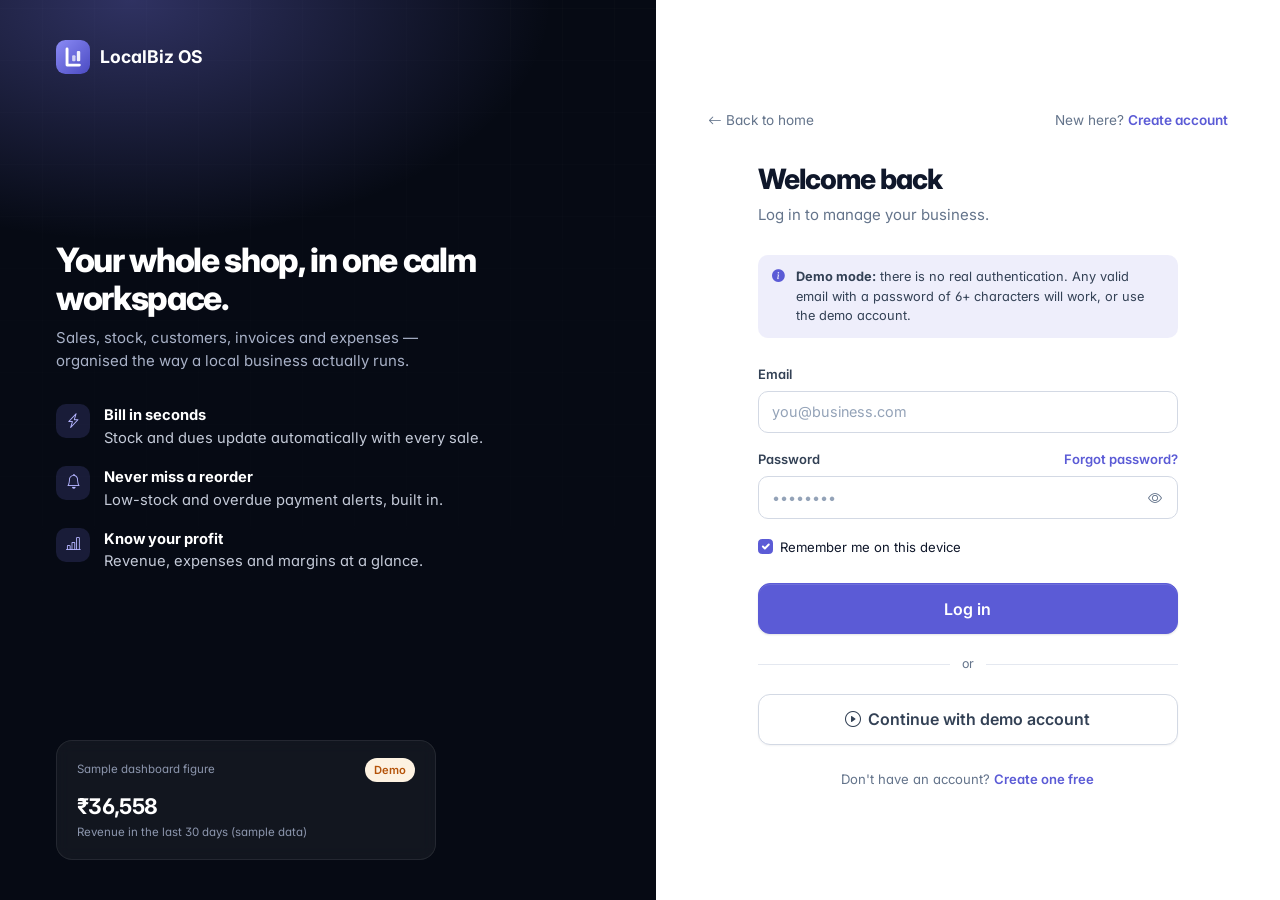
<file: localbiz-os/login.html>
<!DOCTYPE html>
<html lang="en">
<head>
  <meta charset="UTF-8">
  <meta name="viewport" content="width=device-width, initial-scale=1">
  <title>Log in · LocalBiz OS</title>
  <meta name="description" content="Log in to your LocalBiz OS workspace.">
  <link rel="icon" href="assets/icons/logo.svg" type="image/svg+xml">
  <link rel="preconnect" href="https://fonts.googleapis.com">
  <link rel="preconnect" href="https://fonts.gstatic.com" crossorigin>
  <link href="https://fonts.googleapis.com/css2?family=Inter:wght@400;500;600;700;800&display=swap" rel="stylesheet">
  <link href="https://cdn.jsdelivr.net/npm/bootstrap@5.3.3/dist/css/bootstrap.min.css" rel="stylesheet">
  <link href="https://cdn.jsdelivr.net/npm/bootstrap-icons@1.11.3/font/bootstrap-icons.min.css" rel="stylesheet">
  <link href="css/style.css" rel="stylesheet">
  <script src="js/main.js"></script>
</head>
<body>
  <div class="auth-wrap">
    <aside class="auth-aside" aria-label="About LocalBiz OS">
      <a href="index.html" class="brand"><img src="assets/icons/logo.svg" alt="">LocalBiz OS</a>
      <div>
        <h2>Your whole shop, in one calm workspace.</h2>
        <p>Sales, stock, customers, invoices and expenses — organised the way a local business actually runs.</p>
        <ul class="auth-points">
          <li><span class="pt-icon"><i class="bi bi-lightning-charge"></i></span><div><strong>Bill in seconds</strong>Stock and dues update automatically with every sale.</div></li>
          <li><span class="pt-icon"><i class="bi bi-bell"></i></span><div><strong>Never miss a reorder</strong>Low-stock and overdue payment alerts, built in.</div></li>
          <li><span class="pt-icon"><i class="bi bi-bar-chart-line"></i></span><div><strong>Know your profit</strong>Revenue, expenses and margins at a glance.</div></li>
        </ul>
      </div>
      <div class="auth-card-float">
        <div class="d-flex justify-content-between align-items-center mb-2">
          <span class="l">Sample dashboard figure</span><span class="demo-pill">Demo</span>
        </div>
        <div class="v" id="sampleRevenue">—</div>
        <div class="l">Revenue in the last 30 days (sample data)</div>
      </div>
    </aside>

    <main class="auth-main">
      <div class="auth-top">
        <a href="index.html" class="auth-mobile-brand"><img src="assets/icons/logo.svg" alt="">LocalBiz OS</a>
        <a href="index.html" class="d-none d-lg-inline text-muted"><i class="bi bi-arrow-left"></i> Back to home</a>
        <span>New here? <a href="register.html" class="fw-semibold">Create account</a></span>
      </div>

      <div class="auth-form-wrap">
        <h1>Welcome back</h1>
        <p class="sub">Log in to manage your business.</p>

        <div class="demo-hint"><i class="bi bi-info-circle-fill"></i><span><strong>Demo mode:</strong> there is no real authentication. Any valid email with a password of 6+ characters will work, or use the demo account.</span></div>

        <form id="loginForm" novalidate>
          <div class="mb-3">
            <label class="form-label" for="loginEmail">Email</label>
            <input type="email" class="form-control" id="loginEmail" name="email" autocomplete="email" placeholder="you@business.com" required>
            <div class="invalid-feedback">Enter a valid email address.</div>
          </div>
          <div class="mb-3">
            <div class="d-flex justify-content-between">
              <label class="form-label" for="loginPassword">Password</label>
              <a href="#" class="small fw-semibold" data-bs-toggle="modal" data-bs-target="#forgotModal">Forgot password?</a>
            </div>
            <div class="pw-wrap">
              <input type="password" class="form-control" id="loginPassword" name="password" autocomplete="current-password" minlength="6" placeholder="••••••••" required>
              <button type="button" class="btn btn-icon pw-toggle" data-pw-toggle="loginPassword" aria-label="Show password"><i class="bi bi-eye"></i></button>
              <div class="invalid-feedback">Password must be at least 6 characters.</div>
            </div>
          </div>
          <div class="form-check mb-4">
            <input class="form-check-input" type="checkbox" id="rememberMe" name="remember" checked>
            <label class="form-check-label small" for="rememberMe">Remember me on this device</label>
          </div>
          <button type="submit" class="btn btn-primary btn-lg w-100" id="loginBtn">Log in</button>
        </form>

        <div class="auth-divider">or</div>
        <button type="button" class="btn btn-light btn-lg w-100" id="demoLoginBtn"><i class="bi bi-play-circle"></i>Continue with demo account</button>

        <p class="text-center small text-muted mt-4 mb-0">Don't have an account? <a href="register.html" class="fw-semibold">Create one free</a></p>
      </div>
    </main>
  </div>

  <!-- Forgot password -->
  <div class="modal fade" id="forgotModal" tabindex="-1" aria-labelledby="forgotTitle" aria-hidden="true">
    <div class="modal-dialog modal-dialog-centered">
      <form class="modal-content" id="forgotForm" novalidate>
        <div class="modal-header">
          <div><h2 class="modal-title" id="forgotTitle">Reset your password</h2><p class="modal-subtitle">Enter the email you signed up with.</p></div>
          <button type="button" class="btn-close" data-bs-dismiss="modal" aria-label="Close"></button>
        </div>
        <div class="modal-body">
          <label class="form-label" for="forgotEmail">Email</label>
          <input type="email" class="form-control" id="forgotEmail" required placeholder="you@business.com">
          <div class="invalid-feedback">Enter a valid email address.</div>
          <p class="form-text mt-3 mb-0"><i class="bi bi-info-circle"></i> This is a demo: no email is actually sent and no password is stored.</p>
        </div>
        <div class="modal-footer">
          <button type="button" class="btn btn-light" data-bs-dismiss="modal">Cancel</button>
          <button type="submit" class="btn btn-primary">Send reset link</button>
        </div>
      </form>
    </div>
  </div>

  <script src="https://cdn.jsdelivr.net/npm/bootstrap@5.3.3/dist/js/bootstrap.bundle.min.js"></script>
  <script src="js/auth.js"></script>
</body>
</html>
</file>
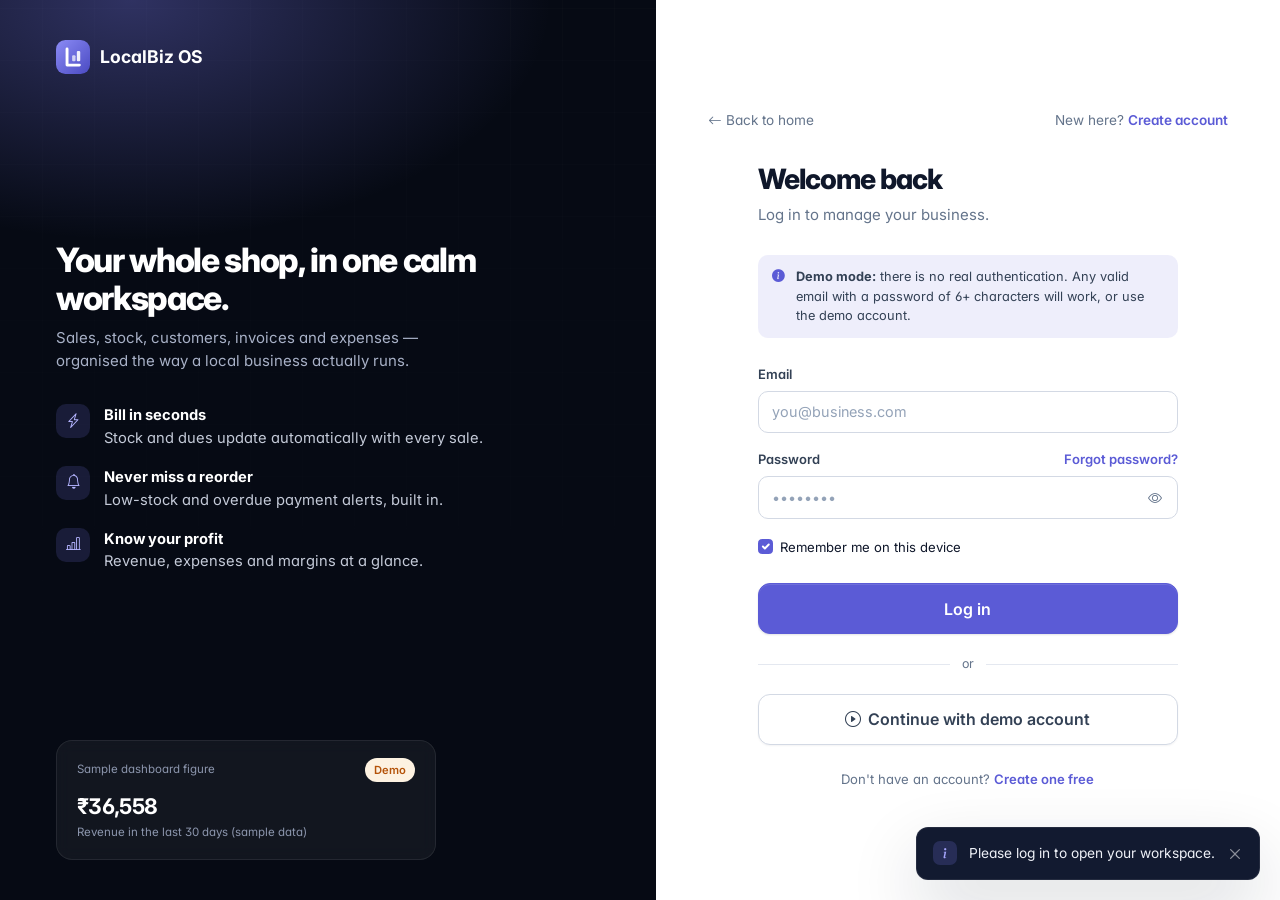
<file: localbiz-os/payments.html>
<!DOCTYPE html>
<html lang="en" data-app="payments">
<head>
  <meta charset="UTF-8">
  <meta name="viewport" content="width=device-width, initial-scale=1">
  <title>Payments · LocalBiz OS</title>
  <meta name="description" content="Track dues and record customer payments in LocalBiz OS.">
  <link rel="icon" href="assets/icons/logo.svg" type="image/svg+xml">
  <link rel="preconnect" href="https://fonts.googleapis.com">
  <link rel="preconnect" href="https://fonts.gstatic.com" crossorigin>
  <link href="https://fonts.googleapis.com/css2?family=Inter:wght@400;500;600;700;800&display=swap" rel="stylesheet">
  <link href="https://cdn.jsdelivr.net/npm/bootstrap@5.3.3/dist/css/bootstrap.min.css" rel="stylesheet">
  <link href="https://cdn.jsdelivr.net/npm/bootstrap-icons@1.11.3/font/bootstrap-icons.min.css" rel="stylesheet">
  <link href="css/style.css" rel="stylesheet">
  <script src="js/main.js"></script>
</head>
<body class="app-body">
  <a class="visually-hidden-focusable" href="#main">Skip to content</a>
  <div id="appSidebar"></div>

  <div class="app-main">
    <div id="appTopbar"></div>

    <main id="main" class="app-content">
      <div class="page-header">
        <div>
          <div class="breadcrumb-lite"><i class="bi bi-house"></i> Workspace <i class="bi bi-chevron-right small"></i> Payments</div>
          <h1>Payments &amp; dues</h1>
          <p>See who owes what, and record full or partial payments against invoices.</p>
        </div>
        <div class="page-actions">
          <button type="button" class="btn btn-light" id="exportBtn"><i class="bi bi-filetype-csv"></i>Export dues</button>
        </div>
      </div>

      <section class="row g-3 mb-4" id="paymentStats" aria-label="Payments overview"></section>

      <div class="row g-4">
        <div class="col-xxl-8">
          <section class="lb-card">
            <div class="toolbar">
              <div class="nav-pills-lb flex-wrap" role="group" aria-label="Filter by status" id="statusTabs">
                <button type="button" class="btn active" data-status="open">Outstanding</button>
                <button type="button" class="btn" data-status="Overdue">Overdue</button>
                <button type="button" class="btn" data-status="Partial">Partial</button>
                <button type="button" class="btn" data-status="Pending">Pending</button>
                <button type="button" class="btn" data-status="Paid">Paid</button>
                <button type="button" class="btn" data-status="">All</button>
              </div>
              <label class="search-input mb-0 ms-xl-auto">
                <span class="visually-hidden">Search payments</span>
                <i class="bi bi-search" aria-hidden="true"></i>
                <input type="search" class="form-control form-control-sm" id="searchInput" placeholder="Customer or invoice…">
              </label>
            </div>
            <div class="table-responsive">
              <table class="table table-hover lb-table">
                <thead>
                  <tr>
                    <th>Customer</th>
                    <th>Invoice</th>
                    <th class="num">Total</th>
                    <th class="num">Paid</th>
                    <th class="num">Due</th>
                    <th>Due date</th>
                    <th>Status</th>
                    <th class="text-end">Action</th>
                  </tr>
                </thead>
                <tbody id="paymentsBody"></tbody>
              </table>
            </div>
            <div class="lb-card-footer" id="paymentsPager"></div>
          </section>
        </div>

        <div class="col-xxl-4">
          <section class="lb-card">
            <div class="lb-card-header">
              <div>
                <h2>Recent collections</h2>
                <p class="card-sub">Latest payments received</p>
              </div>
            </div>
            <div class="lb-card-body pt-2" id="recentPayments"></div>
          </section>
        </div>
      </div>
    </main>
  </div>

  <!-- Record payment modal -->
  <div class="modal fade" id="paymentModal" tabindex="-1" aria-labelledby="paymentModalTitle" aria-hidden="true">
    <div class="modal-dialog modal-dialog-centered">
      <form class="modal-content" id="paymentForm" novalidate>
        <div class="modal-header">
          <div>
            <h2 class="modal-title" id="paymentModalTitle">Record payment</h2>
            <p class="modal-subtitle" id="paymentSub"></p>
          </div>
          <button type="button" class="btn-close" data-bs-dismiss="modal" aria-label="Close"></button>
        </div>
        <div class="modal-body">
          <input type="hidden" name="saleId">
          <div class="calc-box mb-4" id="paymentSummary"></div>
          <div class="row g-3">
            <div class="col-12">
              <div class="d-flex justify-content-between align-items-end">
                <label class="form-label" for="payAmount">Amount received</label>
                <button type="button" class="btn btn-link btn-sm p-0 mb-1 fw-semibold" id="payFullBtn">Pay full balance</button>
              </div>
              <div class="input-group has-validation">
                <span class="input-group-text currency-sign">₹</span>
                <input type="number" class="form-control form-control-lg" id="payAmount" name="amount" min="0.01" step="0.01" required>
                <div class="invalid-feedback" id="payAmountFeedback">Enter an amount up to the balance due.</div>
              </div>
            </div>
            <div class="col-md-6">
              <label class="form-label" for="payMethod">Method</label>
              <select class="form-select" id="payMethod" name="method" required></select>
            </div>
            <div class="col-md-6">
              <label class="form-label" for="payDate">Payment date</label>
              <input type="date" class="form-control" id="payDate" name="date" required>
              <div class="invalid-feedback">Pick a date that isn't in the future.</div>
            </div>
            <div class="col-12">
              <label class="form-label" for="payNote">Note <span class="text-muted fw-normal">(optional)</span></label>
              <input type="text" class="form-control" id="payNote" name="note" maxlength="120" placeholder="e.g. UPI ref 4821">
            </div>
          </div>
          <div class="alert-lb info mt-4 mb-0" aria-live="polite" id="remainingNote"></div>
        </div>
        <div class="modal-footer">
          <button type="button" class="btn btn-light" data-bs-dismiss="modal">Cancel</button>
          <button type="submit" class="btn btn-primary"><i class="bi bi-check2"></i>Record payment</button>
        </div>
      </form>
    </div>
  </div>

  <script src="https://cdn.jsdelivr.net/npm/bootstrap@5.3.3/dist/js/bootstrap.bundle.min.js"></script>
  <script src="js/payments.js"></script>
</body>
</html>
</file>
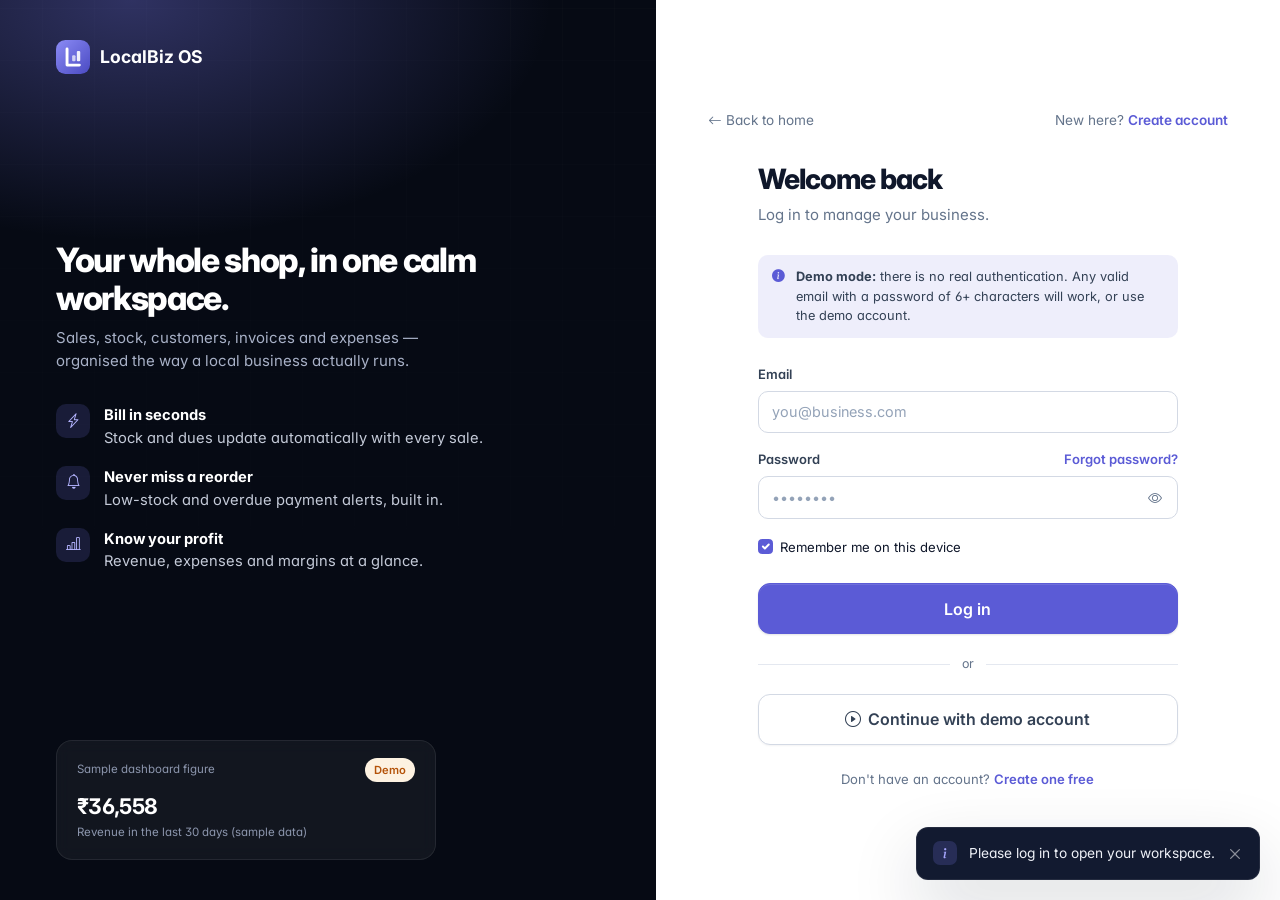
<file: localbiz-os/products.html>
<!DOCTYPE html>
<html lang="en" data-app="products">
<head>
  <meta charset="UTF-8">
  <meta name="viewport" content="width=device-width, initial-scale=1">
  <title>Products · LocalBiz OS</title>
  <meta name="description" content="Manage inventory, prices and stock levels in LocalBiz OS.">
  <link rel="icon" href="assets/icons/logo.svg" type="image/svg+xml">
  <link rel="preconnect" href="https://fonts.googleapis.com">
  <link rel="preconnect" href="https://fonts.gstatic.com" crossorigin>
  <link href="https://fonts.googleapis.com/css2?family=Inter:wght@400;500;600;700;800&display=swap" rel="stylesheet">
  <link href="https://cdn.jsdelivr.net/npm/bootstrap@5.3.3/dist/css/bootstrap.min.css" rel="stylesheet">
  <link href="https://cdn.jsdelivr.net/npm/bootstrap-icons@1.11.3/font/bootstrap-icons.min.css" rel="stylesheet">
  <link href="css/style.css" rel="stylesheet">
  <script src="js/main.js"></script>
</head>
<body class="app-body">
  <a class="visually-hidden-focusable" href="#main">Skip to content</a>
  <div id="appSidebar"></div>

  <div class="app-main">
    <div id="appTopbar"></div>

    <main id="main" class="app-content">
      <div class="page-header">
        <div>
          <div class="breadcrumb-lite"><i class="bi bi-house"></i> Workspace <i class="bi bi-chevron-right small"></i> Products</div>
          <h1>Products</h1>
          <p>Your inventory, prices and stock levels. Low stock is flagged automatically.</p>
        </div>
        <div class="page-actions">
          <button type="button" class="btn btn-light" id="exportBtn"><i class="bi bi-filetype-csv"></i>Export CSV</button>
          <button type="button" class="btn btn-primary" id="addProductBtn"><i class="bi bi-plus-lg"></i>Add product</button>
        </div>
      </div>

      <div class="alert-lb warning mb-4" id="lowStockAlert" role="status" hidden></div>

      <section class="row g-3 mb-4" id="productStats" aria-label="Inventory overview"></section>

      <section class="lb-card">
        <div class="toolbar">
          <label class="search-input mb-0">
            <span class="visually-hidden">Search products</span>
            <i class="bi bi-search" aria-hidden="true"></i>
            <input type="search" class="form-control form-control-sm" id="searchInput" placeholder="Search name, SKU or category…">
          </label>
          <select class="form-select form-select-sm" id="categoryFilter" aria-label="Filter by category"></select>
          <select class="form-select form-select-sm" id="statusFilter" aria-label="Filter by stock status">
            <option value="">All stock levels</option>
            <option value="In stock">In stock</option>
            <option value="low">Low &amp; out of stock</option>
            <option value="Out of stock">Out of stock</option>
          </select>
          <div class="toolbar-spacer d-none d-xl-block"></div>
          <label class="d-flex align-items-center gap-2 small text-muted mb-0 text-nowrap">Sort by
            <select class="form-select form-select-sm" id="sortSelect">
              <option value="name-asc">Name (A–Z)</option>
              <option value="name-desc">Name (Z–A)</option>
              <option value="stock-asc">Stock (low → high)</option>
              <option value="stock-desc">Stock (high → low)</option>
              <option value="price-desc">Price (high → low)</option>
              <option value="price-asc">Price (low → high)</option>
              <option value="margin-desc">Margin (best first)</option>
            </select>
          </label>
        </div>
        <div class="table-responsive">
          <table class="table table-hover lb-table">
            <thead>
              <tr>
                <th>Product</th>
                <th>Category</th>
                <th>SKU</th>
                <th>Stock</th>
                <th class="num">Purchase</th>
                <th class="num">Selling</th>
                <th>Status</th>
                <th class="text-end">Actions</th>
              </tr>
            </thead>
            <tbody id="productsBody"></tbody>
          </table>
        </div>
        <div class="lb-card-footer" id="productsFooter"></div>
      </section>
    </main>
  </div>

  <!-- Add / edit product modal -->
  <div class="modal fade" id="productModal" tabindex="-1" aria-labelledby="productModalTitle" aria-hidden="true">
    <div class="modal-dialog modal-dialog-centered modal-dialog-scrollable modal-lg">
      <form class="modal-content" id="productForm" novalidate>
        <div class="modal-header">
          <div>
            <h2 class="modal-title" id="productModalTitle">Add product</h2>
            <p class="modal-subtitle">Products appear in sales and invoices immediately.</p>
          </div>
          <button type="button" class="btn-close" data-bs-dismiss="modal" aria-label="Close"></button>
        </div>
        <div class="modal-body">
          <input type="hidden" name="id">
          <div class="row g-3">
            <div class="col-md-8">
              <label class="form-label" for="pName">Product name</label>
              <input type="text" class="form-control" id="pName" name="name" maxlength="80" placeholder="e.g. Basmati Rice (1 kg)" required>
              <div class="invalid-feedback">Enter a product name.</div>
            </div>
            <div class="col-md-4">
              <label class="form-label" for="pCategory">Category</label>
              <select class="form-select" id="pCategory" name="category" required></select>
            </div>
            <div class="col-md-6">
              <label class="form-label" for="pSku">SKU</label>
              <input type="text" class="form-control text-uppercase" id="pSku" name="sku" maxlength="20" pattern="[A-Za-z0-9\-]+" required>
              <div class="invalid-feedback" id="skuFeedback">Use letters, numbers and dashes.</div>
              <div class="form-text">Unique code used for search and stock alerts.</div>
            </div>
            <div class="col-6 col-md-3">
              <label class="form-label" for="pStock">Stock</label>
              <input type="number" class="form-control" id="pStock" name="stock" min="0" step="1" required>
              <div class="invalid-feedback">0 or more.</div>
            </div>
            <div class="col-6 col-md-3">
              <label class="form-label" for="pMin">Reorder level</label>
              <input type="number" class="form-control" id="pMin" name="minStock" min="0" step="1" value="5" required>
              <div class="invalid-feedback">0 or more.</div>
            </div>
            <div class="col-6">
              <label class="form-label" for="pBuy">Purchase price</label>
              <div class="input-group has-validation">
                <span class="input-group-text currency-sign">₹</span>
                <input type="number" class="form-control" id="pBuy" name="purchasePrice" min="0" step="0.01" required>
                <div class="invalid-feedback">Enter a price.</div>
              </div>
            </div>
            <div class="col-6">
              <label class="form-label" for="pSell">Selling price</label>
              <div class="input-group has-validation">
                <span class="input-group-text currency-sign">₹</span>
                <input type="number" class="form-control" id="pSell" name="sellingPrice" min="0" step="0.01" required>
                <div class="invalid-feedback">Enter a price.</div>
              </div>
            </div>
            <div class="col-12">
              <div class="calc-box d-flex flex-wrap gap-4 py-2" id="marginPreview" aria-live="polite"></div>
            </div>
            <div class="col-12">
              <label class="form-label" for="pDesc">Notes <span class="text-muted fw-normal">(optional)</span></label>
              <textarea class="form-control" id="pDesc" name="description" rows="2" maxlength="240" placeholder="Supplier, pack size, shelf location…"></textarea>
            </div>
          </div>
        </div>
        <div class="modal-footer">
          <button type="button" class="btn btn-light" data-bs-dismiss="modal">Cancel</button>
          <button type="submit" class="btn btn-primary" id="saveProductBtn"><i class="bi bi-check2"></i>Save product</button>
        </div>
      </form>
    </div>
  </div>

  <script src="https://cdn.jsdelivr.net/npm/bootstrap@5.3.3/dist/js/bootstrap.bundle.min.js"></script>
  <script src="js/products.js"></script>
</body>
</html>
</file>
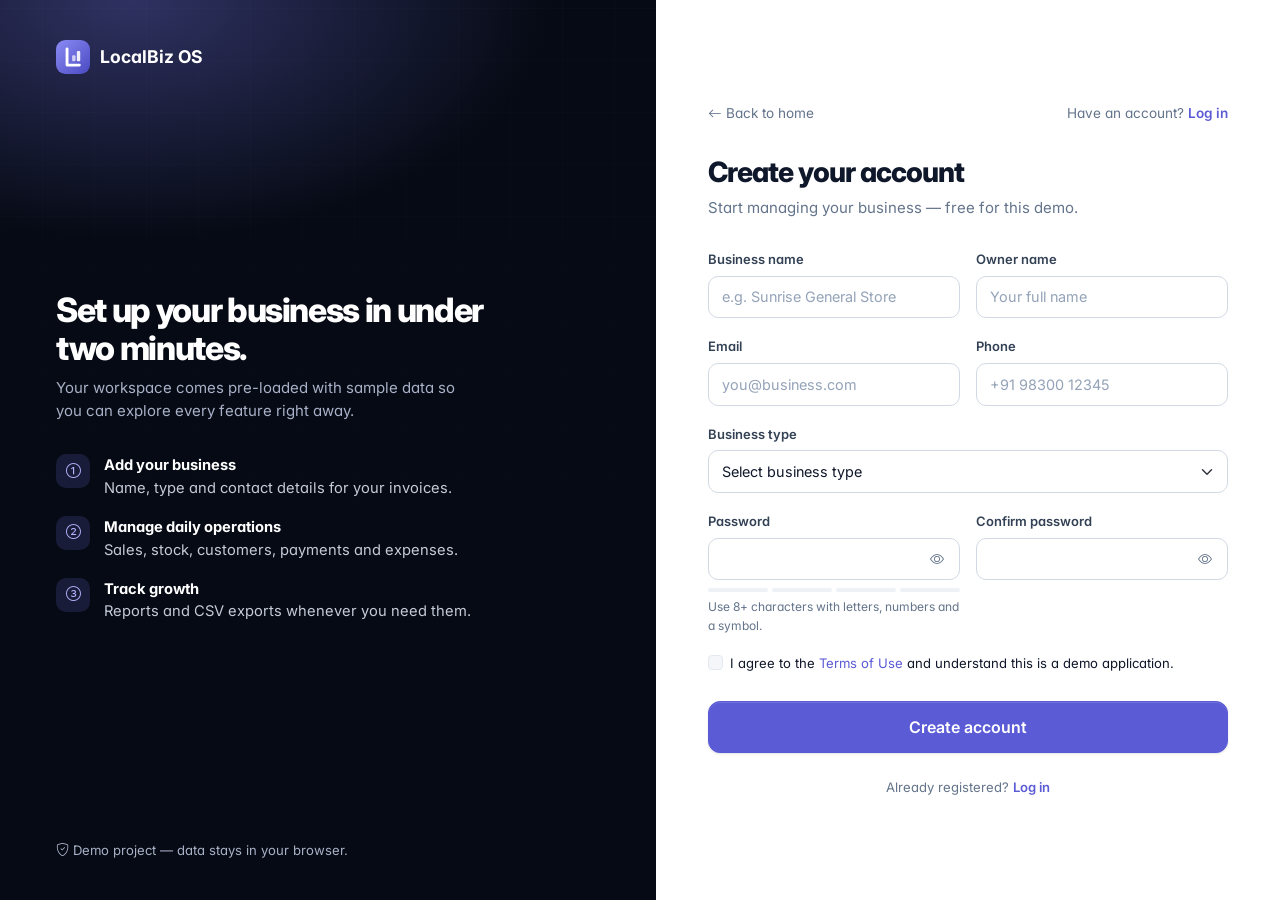
<file: localbiz-os/register.html>
<!DOCTYPE html>
<html lang="en">
<head>
  <meta charset="UTF-8">
  <meta name="viewport" content="width=device-width, initial-scale=1">
  <title>Create account · LocalBiz OS</title>
  <meta name="description" content="Create your LocalBiz OS workspace.">
  <link rel="icon" href="assets/icons/logo.svg" type="image/svg+xml">
  <link rel="preconnect" href="https://fonts.googleapis.com">
  <link rel="preconnect" href="https://fonts.gstatic.com" crossorigin>
  <link href="https://fonts.googleapis.com/css2?family=Inter:wght@400;500;600;700;800&display=swap" rel="stylesheet">
  <link href="https://cdn.jsdelivr.net/npm/bootstrap@5.3.3/dist/css/bootstrap.min.css" rel="stylesheet">
  <link href="https://cdn.jsdelivr.net/npm/bootstrap-icons@1.11.3/font/bootstrap-icons.min.css" rel="stylesheet">
  <link href="css/style.css" rel="stylesheet">
  <script src="js/main.js"></script>
</head>
<body>
  <div class="auth-wrap">
    <aside class="auth-aside" aria-label="About LocalBiz OS">
      <a href="index.html" class="brand"><img src="assets/icons/logo.svg" alt="">LocalBiz OS</a>
      <div>
        <h2>Set up your business in under two minutes.</h2>
        <p>Your workspace comes pre-loaded with sample data so you can explore every feature right away.</p>
        <ul class="auth-points">
          <li><span class="pt-icon"><i class="bi bi-1-circle"></i></span><div><strong>Add your business</strong>Name, type and contact details for your invoices.</div></li>
          <li><span class="pt-icon"><i class="bi bi-2-circle"></i></span><div><strong>Manage daily operations</strong>Sales, stock, customers, payments and expenses.</div></li>
          <li><span class="pt-icon"><i class="bi bi-3-circle"></i></span><div><strong>Track growth</strong>Reports and CSV exports whenever you need them.</div></li>
        </ul>
      </div>
      <p class="small mb-0"><i class="bi bi-shield-check me-1"></i>Demo project — data stays in your browser.</p>
    </aside>

    <main class="auth-main">
      <div class="auth-top">
        <a href="index.html" class="auth-mobile-brand"><img src="assets/icons/logo.svg" alt="">LocalBiz OS</a>
        <a href="index.html" class="d-none d-lg-inline text-muted"><i class="bi bi-arrow-left"></i> Back to home</a>
        <span>Have an account? <a href="login.html" class="fw-semibold">Log in</a></span>
      </div>

      <div class="auth-form-wrap wide">
        <h1>Create your account</h1>
        <p class="sub">Start managing your business — free for this demo.</p>

        <form id="registerForm" novalidate>
          <div class="row g-3">
            <div class="col-md-6">
              <label class="form-label" for="regBusiness">Business name</label>
              <input type="text" class="form-control" id="regBusiness" name="businessName" maxlength="60" placeholder="e.g. Sunrise General Store" required>
              <div class="invalid-feedback">Enter your business name.</div>
            </div>
            <div class="col-md-6">
              <label class="form-label" for="regOwner">Owner name</label>
              <input type="text" class="form-control" id="regOwner" name="ownerName" maxlength="60" minlength="2" autocomplete="name" placeholder="Your full name" required>
              <div class="invalid-feedback">Enter your name.</div>
            </div>
            <div class="col-md-6">
              <label class="form-label" for="regEmail">Email</label>
              <input type="email" class="form-control" id="regEmail" name="email" autocomplete="email" placeholder="you@business.com" required>
              <div class="invalid-feedback">Enter a valid email address.</div>
            </div>
            <div class="col-md-6">
              <label class="form-label" for="regPhone">Phone</label>
              <input type="tel" class="form-control" id="regPhone" name="phone" autocomplete="tel" placeholder="+91 98300 12345" pattern="^\+?[0-9\s\-]{10,15}$" required>
              <div class="invalid-feedback">Enter a valid 10-digit phone number.</div>
            </div>
            <div class="col-12">
              <label class="form-label" for="regType">Business type</label>
              <select class="form-select" id="regType" name="businessType" required></select>
              <div class="invalid-feedback">Choose your business type.</div>
            </div>
            <div class="col-md-6">
              <label class="form-label" for="regPassword">Password</label>
              <div class="pw-wrap">
                <input type="password" class="form-control" id="regPassword" name="password" autocomplete="new-password" minlength="8" required aria-describedby="pwHint">
                <button type="button" class="btn btn-icon pw-toggle" data-pw-toggle="regPassword" aria-label="Show password"><i class="bi bi-eye"></i></button>
                <div class="invalid-feedback">Use at least 8 characters with a letter and a number.</div>
              </div>
              <div class="password-meter" id="pwMeter" data-score="0" aria-hidden="true"><span></span><span></span><span></span><span></span></div>
              <div class="password-hint" id="pwHint" aria-live="polite">Use 8+ characters with letters, numbers and a symbol.</div>
            </div>
            <div class="col-md-6">
              <label class="form-label" for="regConfirm">Confirm password</label>
              <div class="pw-wrap">
                <input type="password" class="form-control" id="regConfirm" name="confirm" autocomplete="new-password" required>
                <button type="button" class="btn btn-icon pw-toggle" data-pw-toggle="regConfirm" aria-label="Show password"><i class="bi bi-eye"></i></button>
                <div class="invalid-feedback">Passwords do not match.</div>
              </div>
            </div>
            <div class="col-12">
              <div class="form-check">
                <input class="form-check-input" type="checkbox" id="regTerms" name="terms" required>
                <label class="form-check-label small" for="regTerms">I agree to the <a href="#" data-bs-toggle="modal" data-bs-target="#termsModal">Terms of Use</a> and understand this is a demo application.</label>
                <div class="invalid-feedback">Please accept the terms to continue.</div>
              </div>
            </div>
          </div>
          <button type="submit" class="btn btn-primary btn-lg w-100 mt-4" id="registerBtn">Create account</button>
        </form>
        <p class="text-center small text-muted mt-4 mb-0">Already registered? <a href="login.html" class="fw-semibold">Log in</a></p>
      </div>
    </main>
  </div>

  <!-- Terms -->
  <div class="modal fade" id="termsModal" tabindex="-1" aria-labelledby="termsTitle" aria-hidden="true">
    <div class="modal-dialog modal-dialog-centered modal-dialog-scrollable">
      <div class="modal-content">
        <div class="modal-header">
          <h2 class="modal-title" id="termsTitle">Terms of Use (demo)</h2>
          <button type="button" class="btn-close" data-bs-dismiss="modal" aria-label="Close"></button>
        </div>
        <div class="modal-body small">
          <p>LocalBiz OS is a front-end demonstration project. By creating an account you acknowledge that:</p>
          <ul>
            <li>There is no real authentication, server or database.</li>
            <li>Your details and all business records are stored only in this browser's localStorage.</li>
            <li>Sample data is fictional and for illustration only.</li>
            <li>Clearing your browser data will remove everything.</li>
          </ul>
          <p class="mb-0">Please don't enter sensitive personal or financial information.</p>
        </div>
        <div class="modal-footer">
          <button type="button" class="btn btn-primary" data-bs-dismiss="modal" id="acceptTerms">I understand</button>
        </div>
      </div>
    </div>
  </div>

  <script src="https://cdn.jsdelivr.net/npm/bootstrap@5.3.3/dist/js/bootstrap.bundle.min.js"></script>
  <script src="js/auth.js"></script>
</body>
</html>
</file>
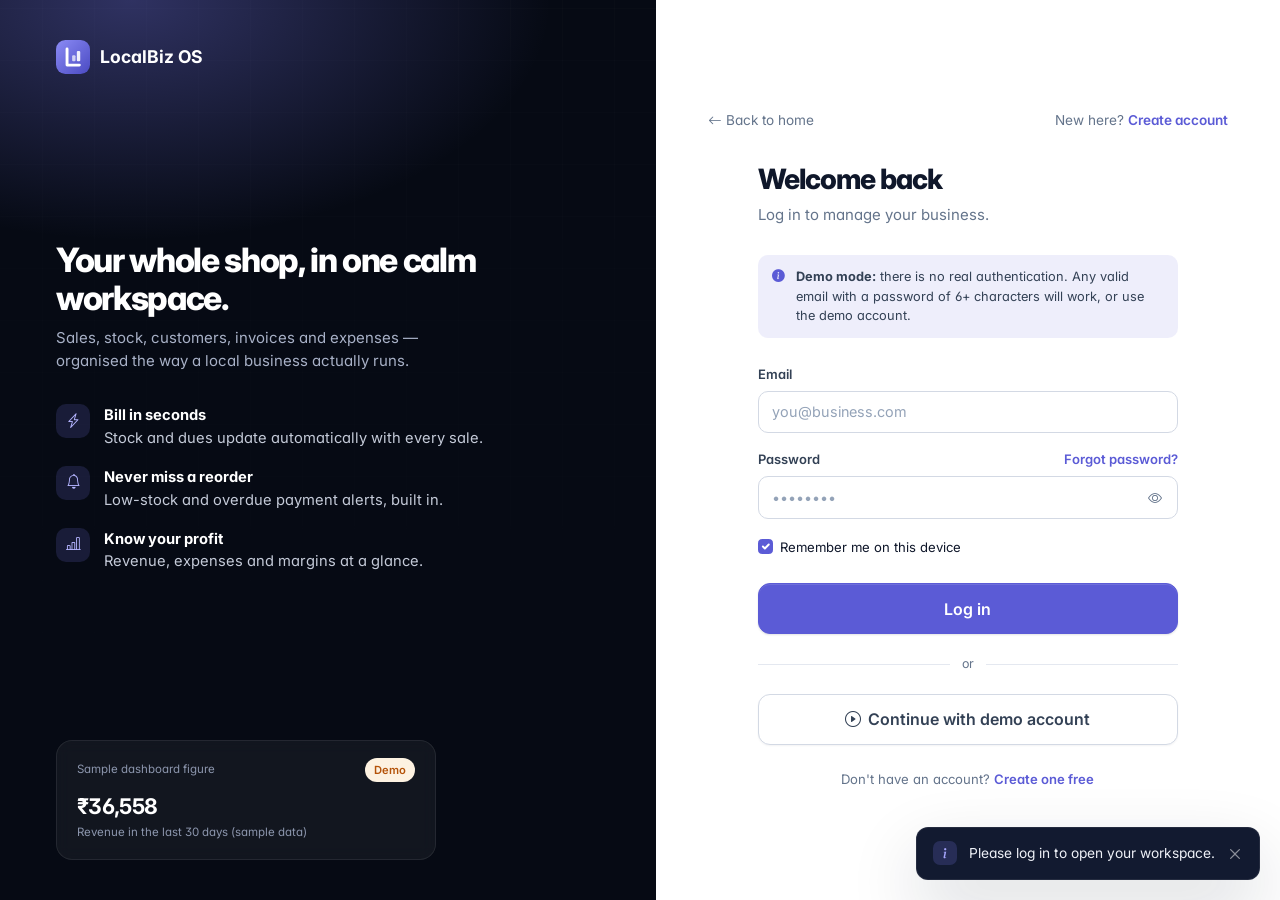
<file: localbiz-os/sales.html>
<!DOCTYPE html>
<html lang="en" data-app="sales">
<head>
  <meta charset="UTF-8">
  <meta name="viewport" content="width=device-width, initial-scale=1">
  <title>Sales · LocalBiz OS</title>
  <meta name="description" content="Record, search and manage sales in LocalBiz OS.">
  <link rel="icon" href="assets/icons/logo.svg" type="image/svg+xml">
  <link rel="preconnect" href="https://fonts.googleapis.com">
  <link rel="preconnect" href="https://fonts.gstatic.com" crossorigin>
  <link href="https://fonts.googleapis.com/css2?family=Inter:wght@400;500;600;700;800&display=swap" rel="stylesheet">
  <link href="https://cdn.jsdelivr.net/npm/bootstrap@5.3.3/dist/css/bootstrap.min.css" rel="stylesheet">
  <link href="https://cdn.jsdelivr.net/npm/bootstrap-icons@1.11.3/font/bootstrap-icons.min.css" rel="stylesheet">
  <link href="css/style.css" rel="stylesheet">
  <script src="js/main.js"></script>
</head>
<body class="app-body">
  <a class="visually-hidden-focusable" href="#main">Skip to content</a>
  <div id="appSidebar"></div>

  <div class="app-main">
    <div id="appTopbar"></div>

    <main id="main" class="app-content">
      <div class="page-header">
        <div>
          <div class="breadcrumb-lite"><i class="bi bi-house"></i> Workspace <i class="bi bi-chevron-right small"></i> Sales</div>
          <h1>Sales</h1>
          <p>Record sales, track payment status and keep every bill in one place.</p>
        </div>
        <div class="page-actions">
          <button type="button" class="btn btn-light" id="exportBtn"><i class="bi bi-filetype-csv"></i>Export CSV</button>
          <button type="button" class="btn btn-primary" id="newSaleBtn"><i class="bi bi-plus-lg"></i>New sale</button>
        </div>
      </div>

      <section class="row g-3 mb-4" id="salesStats" aria-label="Sales overview"></section>

      <section class="lb-card">
        <div class="toolbar">
          <label class="search-input mb-0">
            <span class="visually-hidden">Search sales</span>
            <i class="bi bi-search" aria-hidden="true"></i>
            <input type="search" class="form-control form-control-sm" id="searchInput" placeholder="Search invoice, customer or product…">
          </label>
          <label class="d-flex align-items-center gap-2 small text-muted mb-0">From
            <input type="date" class="form-control form-control-sm" id="fromDate" aria-label="From date">
          </label>
          <label class="d-flex align-items-center gap-2 small text-muted mb-0">To
            <input type="date" class="form-control form-control-sm" id="toDate" aria-label="To date">
          </label>
          <select class="form-select form-select-sm" id="statusFilter" aria-label="Filter by payment status">
            <option value="">All statuses</option>
            <option>Paid</option><option>Partial</option><option>Pending</option><option>Overdue</option>
          </select>
          <button type="button" class="btn btn-sm btn-ghost" id="clearFilters"><i class="bi bi-x-circle"></i>Clear</button>
        </div>
        <div class="table-responsive">
          <table class="table table-hover lb-table">
            <thead>
              <tr>
                <th class="sortable" data-sort="invoiceNo">Invoice <i class="bi bi-arrow-down-up"></i></th>
                <th>Customer</th>
                <th class="sortable" data-sort="date">Date <i class="bi bi-arrow-down-up"></i></th>
                <th>Items</th>
                <th>Method</th>
                <th class="num sortable" data-sort="total">Amount <i class="bi bi-arrow-down-up"></i></th>
                <th>Status</th>
                <th class="text-end">Actions</th>
              </tr>
            </thead>
            <tbody id="salesBody"></tbody>
          </table>
        </div>
        <div class="lb-card-footer" id="salesPager"></div>
      </section>
    </main>
  </div>

  <!-- New sale modal -->
  <div class="modal fade" id="saleModal" tabindex="-1" aria-labelledby="saleModalTitle" aria-hidden="true">
    <div class="modal-dialog modal-dialog-centered modal-dialog-scrollable modal-xl">
      <form class="modal-content" id="saleForm" novalidate>
        <div class="modal-header">
          <div>
            <h2 class="modal-title" id="saleModalTitle">New sale</h2>
            <p class="modal-subtitle">Invoice <strong id="saleInvoiceNo">INV-0000</strong> will be created automatically.</p>
          </div>
          <button type="button" class="btn-close" data-bs-dismiss="modal" aria-label="Close"></button>
        </div>
        <div class="modal-body">
          <div class="row g-4">
            <div class="col-lg-7">
              <p class="form-section-title">Customer</p>
              <div class="row g-3 mb-4">
                <div class="col-md-7">
                  <label class="form-label" for="saleCustomer">Customer</label>
                  <select class="form-select" id="saleCustomer" name="customerId" required></select>
                  <div class="invalid-feedback">Choose a customer.</div>
                  <a href="customers.html?action=new" class="form-text d-inline-block mt-1"><i class="bi bi-person-plus"></i> Add a new customer</a>
                </div>
                <div class="col-md-5">
                  <label class="form-label" for="saleDate">Sale date</label>
                  <input type="date" class="form-control" id="saleDate" name="date" required>
                  <div class="invalid-feedback">Pick the sale date.</div>
                </div>
              </div>

              <p class="form-section-title">Item</p>
              <div class="row g-3 mb-4">
                <div class="col-12">
                  <label class="form-label" for="saleProduct">Product</label>
                  <select class="form-select" id="saleProduct" name="productId" required></select>
                  <div class="invalid-feedback">Choose a product that is in stock.</div>
                </div>
                <div class="col-6">
                  <label class="form-label" for="saleQty">Quantity</label>
                  <input type="number" class="form-control" id="saleQty" name="qty" min="1" step="1" value="1" required>
                  <div class="invalid-feedback" id="qtyFeedback">Enter a quantity of at least 1.</div>
                  <div class="form-text" id="stockHint"></div>
                </div>
                <div class="col-6">
                  <label class="form-label" for="salePrice">Unit price</label>
                  <div class="input-group has-validation">
                    <span class="input-group-text currency-sign">₹</span>
                    <input type="number" class="form-control" id="salePrice" name="price" min="0" step="0.01" required>
                    <div class="invalid-feedback">Enter a valid price.</div>
                  </div>
                </div>
                <div class="col-6">
                  <label class="form-label" for="saleDiscount">Discount (%)</label>
                  <input type="number" class="form-control" id="saleDiscount" name="discountPct" min="0" max="100" step="0.5" value="0" required>
                  <div class="invalid-feedback">Between 0 and 100.</div>
                </div>
                <div class="col-6">
                  <label class="form-label" for="saleTax">Tax / GST (%)</label>
                  <input type="number" class="form-control" id="saleTax" name="taxPct" min="0" max="50" step="0.5" required>
                  <div class="invalid-feedback">Between 0 and 50.</div>
                </div>
              </div>

              <p class="form-section-title">Payment</p>
              <div class="row g-3">
                <div class="col-md-6">
                  <label class="form-label" for="saleMethod">Payment method</label>
                  <select class="form-select" id="saleMethod" name="method" required></select>
                </div>
                <div class="col-md-6">
                  <label class="form-label" for="salePayStatus">Payment status</label>
                  <select class="form-select" id="salePayStatus" name="paymentStatus">
                    <option value="Paid">Paid in full</option>
                    <option value="Partial">Partially paid</option>
                    <option value="Pending">Not paid yet</option>
                  </select>
                </div>
                <div class="col-md-6" id="amountPaidWrap" hidden>
                  <label class="form-label" for="saleAmountPaid">Amount received</label>
                  <div class="input-group has-validation">
                    <span class="input-group-text currency-sign">₹</span>
                    <input type="number" class="form-control" id="saleAmountPaid" name="amountPaid" min="0.01" step="0.01">
                    <div class="invalid-feedback">Must be above zero and below the grand total.</div>
                  </div>
                </div>
              </div>
            </div>

            <div class="col-lg-5">
              <div class="calc-box position-sticky top-0" aria-live="polite">
                <p class="form-section-title">Summary</p>
                <div class="d-flex align-items-center gap-3 mb-3 pb-3 border-bottom" id="summaryProduct">
                  <span class="product-thumb tone-neutral"><i class="bi bi-box"></i></span>
                  <div class="text-muted small">Select a product to see the bill.</div>
                </div>
                <div class="calc-row"><span>Subtotal</span><span id="calcSubtotal">₹0.00</span></div>
                <div class="calc-row"><span>Discount</span><span id="calcDiscount">− ₹0.00</span></div>
                <div class="calc-row"><span>Tax</span><span id="calcTax">₹0.00</span></div>
                <div class="calc-row total"><span>Grand total</span><span id="calcTotal">₹0.00</span></div>
                <div class="calc-row text-muted"><span>Balance due</span><span id="calcDue">₹0.00</span></div>
              </div>
            </div>
          </div>
        </div>
        <div class="modal-footer">
          <button type="button" class="btn btn-light" data-bs-dismiss="modal">Cancel</button>
          <button type="submit" class="btn btn-primary" id="saveSaleBtn"><i class="bi bi-check2"></i>Save sale</button>
        </div>
      </form>
    </div>
  </div>

  <script src="https://cdn.jsdelivr.net/npm/bootstrap@5.3.3/dist/js/bootstrap.bundle.min.js"></script>
  <script src="js/sales.js"></script>
</body>
</html>
</file>
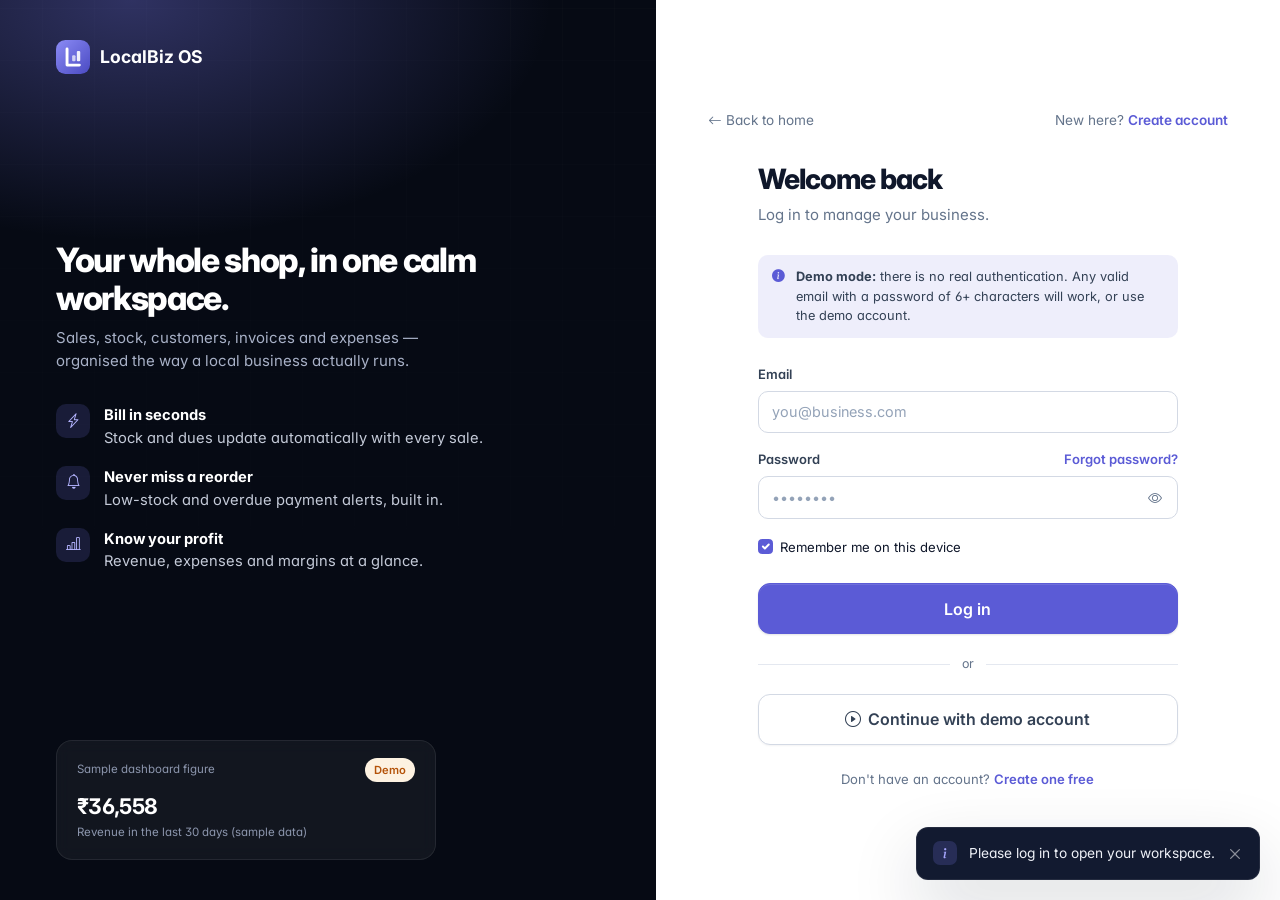
<file: localbiz-os/settings.html>
<!DOCTYPE html>
<html lang="en" data-app="settings">
<head>
  <meta charset="UTF-8">
  <meta name="viewport" content="width=device-width, initial-scale=1">
  <title>Settings · LocalBiz OS</title>
  <meta name="description" content="Business profile, appearance, currency, notification and account settings for LocalBiz OS.">
  <link rel="icon" href="assets/icons/logo.svg" type="image/svg+xml">
  <link rel="preconnect" href="https://fonts.googleapis.com">
  <link rel="preconnect" href="https://fonts.gstatic.com" crossorigin>
  <link href="https://fonts.googleapis.com/css2?family=Inter:wght@400;500;600;700;800&display=swap" rel="stylesheet">
  <link href="https://cdn.jsdelivr.net/npm/bootstrap@5.3.3/dist/css/bootstrap.min.css" rel="stylesheet">
  <link href="https://cdn.jsdelivr.net/npm/bootstrap-icons@1.11.3/font/bootstrap-icons.min.css" rel="stylesheet">
  <link href="css/style.css" rel="stylesheet">
  <script src="js/main.js"></script>
</head>
<body class="app-body">
  <a class="visually-hidden-focusable" href="#main">Skip to content</a>
  <div id="appSidebar"></div>

  <div class="app-main">
    <div id="appTopbar"></div>

    <main id="main" class="app-content">
      <div class="page-header">
        <div>
          <div class="breadcrumb-lite"><i class="bi bi-house"></i> Workspace <i class="bi bi-chevron-right small"></i> Settings</div>
          <h1>Settings</h1>
          <p>Manage your business profile, preferences and account.</p>
        </div>
      </div>

      <div class="row g-4">
        <div class="col-lg-3">
          <nav class="lb-card settings-nav" aria-label="Settings sections">
            <a href="#profile" class="active"><i class="bi bi-shop"></i>Business profile</a>
            <a href="#appearance"><i class="bi bi-palette"></i>Appearance</a>
            <a href="#currency"><i class="bi bi-currency-exchange"></i>Currency</a>
            <a href="#notifications"><i class="bi bi-bell"></i>Notifications</a>
            <a href="#account"><i class="bi bi-person-circle"></i>Account</a>
            <a href="#data"><i class="bi bi-database"></i>Data</a>
          </nav>
        </div>

        <div class="col-lg-9">
          <!-- Business profile -->
          <section class="lb-card settings-section" id="profile">
            <div class="lb-card-header">
              <div><h2>Business profile</h2><p class="card-sub">Shown on invoices and across the app.</p></div>
            </div>
            <form class="lb-card-body" id="profileForm" novalidate>
              <div class="row g-3">
                <div class="col-md-6">
                  <label class="form-label" for="sBusiness">Business name</label>
                  <input type="text" class="form-control" id="sBusiness" name="businessName" maxlength="60" required>
                  <div class="invalid-feedback">Enter your business name.</div>
                </div>
                <div class="col-md-6">
                  <label class="form-label" for="sOwner">Owner name</label>
                  <input type="text" class="form-control" id="sOwner" name="ownerName" maxlength="60" required>
                  <div class="invalid-feedback">Enter the owner's name.</div>
                </div>
                <div class="col-md-6">
                  <label class="form-label" for="sPhone">Phone</label>
                  <input type="tel" class="form-control" id="sPhone" name="phone" pattern="^\+?[0-9\s\-]{10,15}$" required>
                  <div class="invalid-feedback">Enter a valid phone number.</div>
                </div>
                <div class="col-md-6">
                  <label class="form-label" for="sEmail">Business email</label>
                  <input type="email" class="form-control" id="sEmail" name="email" required>
                  <div class="invalid-feedback">Enter a valid email.</div>
                </div>
                <div class="col-12">
                  <label class="form-label" for="sAddress">Address</label>
                  <textarea class="form-control" id="sAddress" name="address" rows="2" maxlength="160" required></textarea>
                  <div class="invalid-feedback">Enter your business address.</div>
                </div>
                <div class="col-md-6">
                  <label class="form-label" for="sType">Business type</label>
                  <select class="form-select" id="sType" name="businessType" required></select>
                </div>
                <div class="col-md-6">
                  <label class="form-label" for="sTax">Default tax / GST (%)</label>
                  <input type="number" class="form-control" id="sTax" name="taxRate" min="0" max="50" step="0.5" required>
                  <div class="invalid-feedback">Between 0 and 50.</div>
                  <div class="form-text">Pre-filled on new sales and invoices.</div>
                </div>
              </div>
              <div class="d-flex justify-content-end gap-2 mt-4">
                <button type="reset" class="btn btn-light" id="profileReset">Discard changes</button>
                <button type="submit" class="btn btn-primary"><i class="bi bi-check2"></i>Save profile</button>
              </div>
            </form>
          </section>

          <!-- Appearance -->
          <section class="lb-card settings-section" id="appearance">
            <div class="lb-card-header">
              <div><h2>Appearance</h2><p class="card-sub">Choose how LocalBiz OS looks on this device.</p></div>
            </div>
            <div class="lb-card-body">
              <fieldset class="choice-grid">
                <legend class="visually-hidden">Theme</legend>
                <label class="choice-card">
                  <input type="radio" name="theme" value="light">
                  <span class="choice-body"><span class="theme-preview light"></span><span><span class="choice-title d-block">Light mode</span><span class="choice-desc">Bright and clean</span></span></span>
                </label>
                <label class="choice-card">
                  <input type="radio" name="theme" value="dark">
                  <span class="choice-body"><span class="theme-preview dark"></span><span><span class="choice-title d-block">Dark mode</span><span class="choice-desc">Easy on the eyes</span></span></span>
                </label>
              </fieldset>
            </div>
          </section>

          <!-- Currency -->
          <section class="lb-card settings-section" id="currency">
            <div class="lb-card-header">
              <div><h2>Currency</h2><p class="card-sub">Changes how amounts are displayed. Values are not converted.</p></div>
            </div>
            <div class="lb-card-body">
              <fieldset class="choice-grid">
                <legend class="visually-hidden">Currency</legend>
                <label class="choice-card">
                  <input type="radio" name="currency" value="INR">
                  <span class="choice-body"><span class="currency-symbol">₹</span><span><span class="choice-title d-block">INR</span><span class="choice-desc">Indian Rupee</span></span></span>
                </label>
                <label class="choice-card">
                  <input type="radio" name="currency" value="USD">
                  <span class="choice-body"><span class="currency-symbol">$</span><span><span class="choice-title d-block">USD</span><span class="choice-desc">US Dollar</span></span></span>
                </label>
                <label class="choice-card">
                  <input type="radio" name="currency" value="EUR">
                  <span class="choice-body"><span class="currency-symbol">€</span><span><span class="choice-title d-block">EUR</span><span class="choice-desc">Euro</span></span></span>
                </label>
              </fieldset>
              <p class="form-text mt-3 mb-0">Preview: <strong id="currencyPreview"></strong></p>
            </div>
          </section>

          <!-- Notifications -->
          <section class="lb-card settings-section" id="notifications">
            <div class="lb-card-header">
              <div><h2>Notifications</h2><p class="card-sub">Alerts shown in the bell menu at the top of every page.</p></div>
            </div>
            <div class="lb-card-body">
              <div class="setting-row">
                <div><div class="title">Low stock alerts</div><div class="desc">When a product reaches its reorder level.</div></div>
                <div class="form-check form-switch m-0"><input class="form-check-input" type="checkbox" role="switch" id="nLowStock" data-notify="lowStock" aria-label="Low stock alerts"></div>
              </div>
              <div class="setting-row">
                <div><div class="title">Payment reminders</div><div class="desc">Invoices that are overdue or due within 3 days.</div></div>
                <div class="form-check form-switch m-0"><input class="form-check-input" type="checkbox" role="switch" id="nPayments" data-notify="paymentReminders" aria-label="Payment reminders"></div>
              </div>
              <div class="setting-row">
                <div><div class="title">Daily summary</div><div class="desc">Today's sales and collections at a glance.</div></div>
                <div class="form-check form-switch m-0"><input class="form-check-input" type="checkbox" role="switch" id="nSummary" data-notify="dailySummary" aria-label="Daily summary"></div>
              </div>
            </div>
          </section>

          <!-- Account -->
          <section class="lb-card settings-section" id="account">
            <div class="lb-card-header">
              <div><h2>Account</h2><p class="card-sub">Your sign-in details for this demo workspace.</p></div>
            </div>
            <form class="lb-card-body" id="accountForm" novalidate>
              <div class="d-flex align-items-center gap-3 mb-4" id="accountHead"></div>
              <div class="row g-3">
                <div class="col-md-6">
                  <label class="form-label" for="aName">Your name</label>
                  <input type="text" class="form-control" id="aName" name="ownerName" maxlength="60" required>
                  <div class="invalid-feedback">Enter your name.</div>
                </div>
                <div class="col-md-6">
                  <label class="form-label" for="aEmail">Login email</label>
                  <input type="email" class="form-control" id="aEmail" name="email" required>
                  <div class="invalid-feedback">Enter a valid email.</div>
                </div>
              </div>
              <div class="d-flex flex-wrap justify-content-between gap-2 mt-4">
                <button type="button" class="btn btn-soft-danger" data-action="logout"><i class="bi bi-box-arrow-right"></i>Log out</button>
                <button type="submit" class="btn btn-primary"><i class="bi bi-check2"></i>Update profile</button>
              </div>
            </form>
          </section>

          <!-- Data -->
          <section class="lb-card settings-section danger-zone" id="data">
            <div class="lb-card-header">
              <div><h2>Data</h2><p class="card-sub">All records live only in this browser's localStorage.</p></div>
              <span class="demo-pill"><i class="bi bi-info-circle"></i>Demo data</span>
            </div>
            <div class="lb-card-body">
              <div class="setting-row">
                <div><div class="title">Restore sample data</div><div class="desc">Replace products, customers, sales, payments and expenses with fresh demo records.</div></div>
                <button type="button" class="btn btn-light text-nowrap" id="resetDataBtn"><i class="bi bi-arrow-counterclockwise"></i>Restore</button>
              </div>
              <div class="setting-row">
                <div><div class="title">Start with an empty workspace</div><div class="desc">Remove every record to enter your own data. Settings are kept.</div></div>
                <button type="button" class="btn btn-soft-danger text-nowrap" id="clearDataBtn"><i class="bi bi-trash3"></i>Clear all</button>
              </div>
            </div>
          </section>
        </div>
      </div>
    </main>
  </div>

  <script src="https://cdn.jsdelivr.net/npm/bootstrap@5.3.3/dist/js/bootstrap.bundle.min.js"></script>
  <script src="js/settings.js"></script>
</body>
</html>
</file>
<file: assets/css/style.css>
/* ---------------------------------------------------------
   Partha Sarathi Patra — personal website
   Base styles shared by every page
--------------------------------------------------------- */

@import url('https://fonts.googleapis.com/css2?family=Playfair+Display:ital,wght@0,500;0,600;0,700;1,500;1,600&family=Lora:ital,wght@0,400;0,500;1,400&family=Caveat:wght@500;600&display=swap');

:root {
  --ink: #1c1a17;
  --paper: #faf6ee;
  --muted: #6b6558;
  --gold: #c8932f;
  --maroon: #7a2230;
  --line: rgba(28, 26, 23, 0.12);
  --max-width: 1080px;
}

* { box-sizing: border-box; }

html { scroll-behavior: smooth; }

body {
  margin: 0;
  background: var(--paper);
  color: var(--ink);
  font-family: 'Lora', Georgia, 'Times New Roman', serif;
  line-height: 1.6;
  -webkit-font-smoothing: antialiased;
}

h1, h2, h3 {
  font-family: 'Playfair Display', Georgia, serif;
  font-weight: 700;
  line-height: 1.15;
  margin: 0 0 0.5em;
}

em, .accent-italic {
  font-style: italic;
  color: var(--gold);
}

a { color: inherit; }

.script {
  font-family: 'Caveat', cursive;
}

/* ---------- top nav ---------- */

.site-nav {
  position: sticky;
  top: 0;
  z-index: 50;
  display: flex;
  align-items: center;
  justify-content: space-between;
  padding: 1rem 1.5rem;
  background: rgba(250, 246, 238, 0.9);
  backdrop-filter: blur(8px);
  border-bottom: 1px solid var(--line);
}

.site-nav .brand {
  font-family: 'Playfair Display', serif;
  font-weight: 700;
  font-size: 1.05rem;
  text-decoration: none;
  letter-spacing: 0.01em;
}

.site-nav .brand .script {
  color: var(--gold);
  font-size: 1.3rem;
  margin-left: 2px;
}

.site-nav ul {
  list-style: none;
  display: flex;
  gap: 1.75rem;
  margin: 0;
  padding: 0;
}

.site-nav a.nav-link {
  text-decoration: none;
  font-size: 0.85rem;
  letter-spacing: 0.08em;
  text-transform: uppercase;
  color: var(--muted);
  border-bottom: 1px solid transparent;
  padding-bottom: 3px;
  transition: color 0.2s, border-color 0.2s;
}

.site-nav a.nav-link:hover,
.site-nav a.nav-link.active {
  color: var(--ink);
  border-color: var(--gold);
}

/* ---------- footer ---------- */

.site-footer {
  text-align: center;
  padding: 2.5rem 1.5rem 3rem;
  font-size: 0.78rem;
  letter-spacing: 0.06em;
  text-transform: uppercase;
  color: var(--muted);
  border-top: 1px solid var(--line);
}

.site-footer a { color: var(--muted); text-decoration: underline; text-underline-offset: 3px; }

/* ---------- generic layout helpers ---------- */

.wrap {
  max-width: var(--max-width);
  margin: 0 auto;
  padding: 0 1.5rem;
}

.eyebrow {
  font-size: 0.78rem;
  letter-spacing: 0.16em;
  text-transform: uppercase;
  color: var(--gold);
  margin-bottom: 0.75rem;
  display: block;
}
</file>
<file: localbiz-os/css/style.css>
/* ==========================================================================
   LocalBiz OS — Design System & Components
   One stylesheet shared by the marketing site, auth pages and the app.
   ========================================================================== */

/* ---------- 1. Design tokens ---------- */
:root {
  --lb-font: 'Inter', system-ui, -apple-system, 'Segoe UI', Roboto, sans-serif;

  /* Brand */
  --lb-accent: #5b5bd6;
  --lb-accent-hover: #4a4ac2;
  --lb-accent-soft: rgba(91, 91, 214, .10);
  --lb-accent-ring: rgba(91, 91, 214, .28);
  --lb-accent-contrast: #ffffff;

  /* Navy scale (sidebar, hero, auth panel) */
  --lb-navy-950: #060a14;
  --lb-navy-900: #0b1020;
  --lb-navy-800: #121a30;
  --lb-navy-700: #1c2542;
  --lb-navy-600: #2a3558;
  --lb-sidebar-text: #9aa5bd;

  /* Surfaces & text */
  --lb-bg: #f4f6fa;
  --lb-surface: #ffffff;
  --lb-surface-2: #f8f9fc;
  --lb-surface-3: #eef1f6;
  --lb-border: #e4e8f0;
  --lb-border-strong: #d3d9e4;
  --lb-text: #0f172a;
  --lb-text-2: #334155;
  --lb-muted: #64748b;

  /* Semantic */
  --lb-success: #15803d;
  --lb-success-soft: #e7f6ec;
  --lb-warning: #b45309;
  --lb-warning-soft: #fdf2e1;
  --lb-danger: #c62a2f;
  --lb-danger-soft: #fdecec;
  --lb-info: #0369a1;
  --lb-info-soft: #e5f1fa;

  /* Shape & depth */
  --lb-radius-lg: 18px;
  --lb-radius: 14px;
  --lb-radius-sm: 10px;
  --lb-shadow-xs: 0 1px 2px rgba(15, 23, 42, .05);
  --lb-shadow-sm: 0 1px 2px rgba(15, 23, 42, .04), 0 2px 8px rgba(15, 23, 42, .04);
  --lb-shadow: 0 4px 12px rgba(15, 23, 42, .05), 0 14px 32px rgba(15, 23, 42, .06);
  --lb-shadow-lg: 0 28px 70px rgba(15, 23, 42, .16);

  /* Layout */
  --lb-sidebar-w: 264px;
  --lb-sidebar-w-collapsed: 84px;
  --lb-topbar-h: 68px;
  --lb-ease: cubic-bezier(.2, .7, .2, 1);

  /* Bootstrap bridges */
  --bs-body-font-family: var(--lb-font);
  --bs-body-bg: var(--lb-bg);
  --bs-body-color: var(--lb-text);
  --bs-border-color: var(--lb-border);
  --bs-primary: #5b5bd6;
  --bs-primary-rgb: 91, 91, 214;
  --bs-link-color: var(--lb-accent);
  --bs-link-color-rgb: 91, 91, 214;
  --bs-link-hover-color: var(--lb-accent-hover);
  --bs-link-hover-color-rgb: 74, 74, 194;
  --bs-focus-ring-color: var(--lb-accent-ring);
}

[data-bs-theme="dark"] {
  --lb-accent: #7c7cf2;
  --lb-accent-hover: #9393f7;
  --lb-accent-soft: rgba(124, 124, 242, .14);
  --lb-accent-ring: rgba(124, 124, 242, .35);

  --lb-bg: #080c17;
  --lb-surface: #0f1526;
  --lb-surface-2: #131a2e;
  --lb-surface-3: #1a2238;
  --lb-border: #1f2840;
  --lb-border-strong: #2c3654;
  --lb-text: #e7eaf3;
  --lb-text-2: #c4cad8;
  --lb-muted: #8c96ad;
  --lb-sidebar-text: #8c96ad;

  --lb-success: #4ade80;
  --lb-success-soft: rgba(74, 222, 128, .12);
  --lb-warning: #fbbf24;
  --lb-warning-soft: rgba(251, 191, 36, .12);
  --lb-danger: #f87171;
  --lb-danger-soft: rgba(248, 113, 113, .12);
  --lb-info: #38bdf8;
  --lb-info-soft: rgba(56, 189, 248, .12);

  --lb-shadow-xs: 0 1px 2px rgba(0, 0, 0, .3);
  --lb-shadow-sm: 0 1px 2px rgba(0, 0, 0, .3), 0 2px 8px rgba(0, 0, 0, .2);
  --lb-shadow: 0 6px 20px rgba(0, 0, 0, .35);
  --lb-shadow-lg: 0 28px 70px rgba(0, 0, 0, .5);

  --bs-body-bg: var(--lb-bg);
  --bs-body-color: var(--lb-text);
  --bs-border-color: var(--lb-border);
  --bs-primary-rgb: 124, 124, 242;
  --bs-link-color-rgb: 124, 124, 242;
  --bs-link-hover-color-rgb: 147, 147, 247;
}

/* ---------- 2. Base ---------- */
*, *::before, *::after { box-sizing: border-box; }

html { scroll-behavior: smooth; }

body {
  font-family: var(--lb-font);
  background: var(--lb-bg);
  color: var(--lb-text);
  font-size: .9375rem;
  line-height: 1.55;
  -webkit-font-smoothing: antialiased;
  -moz-osx-font-smoothing: grayscale;
  font-feature-settings: 'cv11', 'ss01';
}

h1, h2, h3, h4, h5, h6 { color: var(--lb-text); font-weight: 700; letter-spacing: -.02em; }

a { text-decoration: none; }

.text-muted, .text-secondary { color: var(--lb-muted) !important; }
.text-accent { color: var(--lb-accent) !important; }
.text-success { color: var(--lb-success) !important; }
.text-danger { color: var(--lb-danger) !important; }
.text-warning { color: var(--lb-warning) !important; }
.fw-semibold { font-weight: 600 !important; }
.tabular { font-variant-numeric: tabular-nums; }
.small-caps { font-size: .72rem; font-weight: 600; letter-spacing: .08em; text-transform: uppercase; color: var(--lb-muted); }

::selection { background: var(--lb-accent-soft); color: var(--lb-text); }

:focus-visible { outline: 2px solid var(--lb-accent); outline-offset: 2px; }

.min-w-0 { min-width: 0; }
.confirm-dialog { max-width: 420px; }
.profile-menu { min-width: 230px; }
.badge-new { display: inline-block; margin-left: .3rem; font-size: .6rem; font-weight: 700; padding: .1rem .4rem; border-radius: 99px; background: var(--lb-accent); color: #fff; vertical-align: middle; }

.visually-hidden-focusable:focus { position: fixed; top: 8px; left: 8px; z-index: 2000; background: var(--lb-surface); padding: .5rem 1rem; border-radius: var(--lb-radius-sm); }

/* ---------- 3. Bootstrap component refinements ---------- */
.btn {
  --bs-btn-font-weight: 600;
  --bs-btn-font-size: .875rem;
  --bs-btn-padding-y: .55rem;
  --bs-btn-padding-x: 1rem;
  --bs-btn-border-radius: 10px;
  display: inline-flex;
  align-items: center;
  justify-content: center;
  gap: .45rem;
  transition: background-color .18s var(--lb-ease), border-color .18s var(--lb-ease), color .18s var(--lb-ease), box-shadow .18s var(--lb-ease), transform .18s var(--lb-ease);
}
.btn:active { transform: translateY(1px); }
.btn-sm { --bs-btn-padding-y: .35rem; --bs-btn-padding-x: .7rem; --bs-btn-font-size: .8125rem; --bs-btn-border-radius: 8px; }
.btn-lg { --bs-btn-padding-y: .8rem; --bs-btn-padding-x: 1.4rem; --bs-btn-font-size: 1rem; --bs-btn-border-radius: 12px; }

.btn-primary {
  --bs-btn-bg: var(--lb-accent);
  --bs-btn-border-color: var(--lb-accent);
  --bs-btn-color: #fff;
  --bs-btn-hover-bg: var(--lb-accent-hover);
  --bs-btn-hover-border-color: var(--lb-accent-hover);
  --bs-btn-hover-color: #fff;
  --bs-btn-active-bg: var(--lb-accent-hover);
  --bs-btn-active-border-color: var(--lb-accent-hover);
  --bs-btn-disabled-bg: var(--lb-accent);
  --bs-btn-disabled-border-color: var(--lb-accent);
  --bs-btn-focus-shadow-rgb: 91, 91, 214;
  box-shadow: 0 1px 2px rgba(15, 23, 42, .12), inset 0 1px 0 rgba(255, 255, 255, .12);
}
[data-bs-theme="dark"] .btn-primary { --bs-btn-bg: #6565e0; --bs-btn-border-color: #6565e0; --bs-btn-hover-bg: #7272ea; --bs-btn-hover-border-color: #7272ea; }

.btn-light, .btn-outline-secondary {
  --bs-btn-bg: var(--lb-surface);
  --bs-btn-color: var(--lb-text-2);
  --bs-btn-border-color: var(--lb-border-strong);
  --bs-btn-hover-bg: var(--lb-surface-2);
  --bs-btn-hover-color: var(--lb-text);
  --bs-btn-hover-border-color: var(--lb-border-strong);
  --bs-btn-active-bg: var(--lb-surface-3);
  --bs-btn-active-color: var(--lb-text);
  --bs-btn-active-border-color: var(--lb-border-strong);
  box-shadow: var(--lb-shadow-xs);
}

.btn-ghost {
  --bs-btn-color: var(--lb-text-2);
  --bs-btn-hover-bg: var(--lb-surface-3);
  --bs-btn-hover-color: var(--lb-text);
  --bs-btn-active-bg: var(--lb-surface-3);
  --bs-btn-border-color: transparent;
  --bs-btn-hover-border-color: transparent;
}

.btn-soft-danger {
  --bs-btn-color: var(--lb-danger);
  --bs-btn-bg: var(--lb-danger-soft);
  --bs-btn-border-color: transparent;
  --bs-btn-hover-bg: var(--lb-danger);
  --bs-btn-hover-color: #fff;
  --bs-btn-hover-border-color: var(--lb-danger);
  --bs-btn-active-bg: var(--lb-danger);
  --bs-btn-active-color: #fff;
}

.btn-danger { --bs-btn-bg: var(--lb-danger); --bs-btn-border-color: var(--lb-danger); --bs-btn-hover-bg: #a82227; --bs-btn-hover-border-color: #a82227; }

.btn-icon {
  --bs-btn-padding-x: 0;
  --bs-btn-padding-y: 0;
  width: 34px;
  height: 34px;
  border-radius: 9px;
  color: var(--lb-muted);
  border: 1px solid transparent;
}
.btn-icon:hover { background: var(--lb-surface-3); color: var(--lb-text); }
.btn-icon.danger:hover { background: var(--lb-danger-soft); color: var(--lb-danger); }
.btn-icon.accent:hover { background: var(--lb-accent-soft); color: var(--lb-accent); }

.form-label { font-size: .8125rem; font-weight: 600; color: var(--lb-text-2); margin-bottom: .4rem; }
.form-control, .form-select {
  border-color: var(--lb-border-strong);
  border-radius: 10px;
  padding: .6rem .85rem;
  font-size: .9rem;
  color: var(--lb-text);
  background-color: var(--lb-surface);
  transition: border-color .15s ease, box-shadow .15s ease;
}
.form-select { padding-right: 2.25rem; }
.form-control-sm, .form-select-sm { padding: .4rem .7rem; font-size: .8125rem; border-radius: 8px; }
.form-select-sm { padding-right: 2rem; }
.form-control::placeholder { color: #94a3b8; }
.form-control:focus, .form-select:focus, .form-check-input:focus {
  border-color: var(--lb-accent);
  box-shadow: 0 0 0 4px var(--lb-accent-ring);
}
.form-check-input:checked { background-color: var(--lb-accent); border-color: var(--lb-accent); }
.form-switch .form-check-input { width: 2.4em; height: 1.3em; cursor: pointer; }
.form-text { color: var(--lb-muted); font-size: .78rem; }
.input-group-text { background: var(--lb-surface-2); border-color: var(--lb-border-strong); color: var(--lb-muted); border-radius: 10px; font-size: .875rem; }
.invalid-feedback { font-size: .78rem; }

.dropdown-menu {
  --bs-dropdown-bg: var(--lb-surface);
  --bs-dropdown-border-color: var(--lb-border);
  --bs-dropdown-border-radius: 12px;
  --bs-dropdown-link-color: var(--lb-text-2);
  --bs-dropdown-link-hover-bg: var(--lb-surface-3);
  --bs-dropdown-link-hover-color: var(--lb-text);
  --bs-dropdown-link-active-bg: var(--lb-accent-soft);
  --bs-dropdown-link-active-color: var(--lb-accent);
  --bs-dropdown-font-size: .875rem;
  --bs-dropdown-item-padding-y: .5rem;
  box-shadow: var(--lb-shadow);
  padding: .4rem;
}
.dropdown-item { border-radius: 8px; display: flex; align-items: center; gap: .6rem; }

.modal-content {
  --bs-modal-bg: var(--lb-surface);
  border: 1px solid var(--lb-border);
  border-radius: var(--lb-radius-lg);
  box-shadow: var(--lb-shadow-lg);
}
.modal-header { border-bottom-color: var(--lb-border); padding: 1.15rem 1.5rem; }
.modal-header .modal-title { font-size: 1.05rem; font-weight: 700; }
.modal-body { padding: 1.5rem; }
.modal-footer { border-top-color: var(--lb-border); padding: .9rem 1.5rem; background: var(--lb-surface-2); border-radius: 0 0 var(--lb-radius-lg) var(--lb-radius-lg); }
.modal-backdrop.show { opacity: .45; }
.modal-subtitle { font-size: .8rem; color: var(--lb-muted); margin: .1rem 0 0; font-weight: 400; }

.offcanvas { --bs-offcanvas-bg: var(--lb-surface); border-color: var(--lb-border) !important; }

.table {
  --bs-table-bg: transparent;
  --bs-table-color: var(--lb-text-2);
  --bs-table-border-color: var(--lb-border);
  --bs-table-hover-bg: var(--lb-surface-2);
  --bs-table-hover-color: var(--lb-text);
  margin-bottom: 0;
  font-size: .875rem;
}

.tooltip { --bs-tooltip-bg: var(--lb-navy-800); --bs-tooltip-font-size: .75rem; --bs-tooltip-border-radius: 8px; }

.progress { --bs-progress-bg: var(--lb-surface-3); --bs-progress-bar-bg: var(--lb-accent); border-radius: 99px; height: 6px; }

.nav-pills-lb { display: inline-flex; background: var(--lb-surface-3); padding: 3px; border-radius: 10px; gap: 2px; }
.nav-pills-lb .btn { --bs-btn-padding-y: .3rem; --bs-btn-padding-x: .75rem; --bs-btn-font-size: .78rem; --bs-btn-color: var(--lb-muted); --bs-btn-border-color: transparent; --bs-btn-hover-color: var(--lb-text); --bs-btn-border-radius: 8px; }
.nav-pills-lb .btn.active { background: var(--lb-surface); color: var(--lb-text); box-shadow: var(--lb-shadow-xs); border-color: transparent; }

/* ---------- 4. App shell ---------- */
.app-body { min-height: 100vh; }

.sidebar {
  position: fixed;
  inset: 0 auto 0 0;
  width: var(--lb-sidebar-w);
  background: linear-gradient(180deg, var(--lb-navy-900) 0%, var(--lb-navy-950) 100%);
  color: var(--lb-sidebar-text);
  display: flex;
  flex-direction: column;
  z-index: 1040;
  border-right: 1px solid rgba(255, 255, 255, .04);
  transition: width .25s var(--lb-ease), transform .3s var(--lb-ease);
}

.sidebar-brand {
  display: flex;
  align-items: center;
  gap: .7rem;
  height: var(--lb-topbar-h);
  padding: 0 1.35rem;
  color: #fff;
  font-weight: 700;
  font-size: 1.05rem;
  letter-spacing: -.02em;
  flex-shrink: 0;
}
.sidebar-brand img { width: 32px; height: 32px; flex-shrink: 0; }
.sidebar-brand:hover { color: #fff; }
.sidebar-brand .brand-sub { display: block; font-size: .68rem; font-weight: 500; color: var(--lb-sidebar-text); letter-spacing: .02em; }
.sidebar-brand .brand-link { display: flex; align-items: center; gap: .7rem; color: #fff; min-width: 0; }
.sidebar-close { margin-left: auto; color: var(--lb-sidebar-text); display: none; }
.sidebar-close:hover { color: #fff; background: rgba(255, 255, 255, .06); }

.sidebar-nav { flex: 1; overflow-y: auto; padding: .5rem .85rem 1rem; scrollbar-width: thin; scrollbar-color: var(--lb-navy-700) transparent; }
.nav-section-label { font-size: .66rem; font-weight: 600; letter-spacing: .12em; text-transform: uppercase; color: #5e6a85; padding: 1.1rem .75rem .45rem; white-space: nowrap; }

.sidebar-link {
  display: flex;
  align-items: center;
  gap: .8rem;
  padding: .62rem .8rem;
  margin-bottom: 2px;
  border-radius: 10px;
  color: var(--lb-sidebar-text);
  font-size: .875rem;
  font-weight: 500;
  white-space: nowrap;
  position: relative;
  transition: background-color .18s ease, color .18s ease;
}
.sidebar-link i { font-size: 1.1rem; width: 1.25rem; text-align: center; flex-shrink: 0; }
.sidebar-link:hover { color: #fff; background: rgba(255, 255, 255, .05); }
.sidebar-link.active {
  color: #fff;
  background: linear-gradient(90deg, rgba(124, 124, 242, .22), rgba(124, 124, 242, .06));
  box-shadow: inset 0 0 0 1px rgba(124, 124, 242, .18);
}
.sidebar-link.active::before {
  content: '';
  position: absolute;
  left: -.85rem;
  top: 22%;
  bottom: 22%;
  width: 3px;
  border-radius: 0 3px 3px 0;
  background: #8d8df5;
}
.sidebar-link .nav-count { margin-left: auto; font-size: .68rem; font-weight: 600; background: rgba(248, 113, 113, .16); color: #fca5a5; padding: .1rem .45rem; border-radius: 99px; }
.sidebar-link .link-label { overflow: hidden; text-overflow: ellipsis; }

.sidebar-footer { padding: .85rem; border-top: 1px solid rgba(255, 255, 255, .06); flex-shrink: 0; }
.sidebar-user {
  display: flex;
  align-items: center;
  gap: .7rem;
  padding: .6rem;
  margin-top: .35rem;
  border-radius: 12px;
  background: rgba(255, 255, 255, .04);
  border: 1px solid rgba(255, 255, 255, .05);
}
.sidebar-user .user-meta { min-width: 0; flex: 1; line-height: 1.25; }
.sidebar-user .user-name { color: #fff; font-size: .84rem; font-weight: 600; white-space: nowrap; overflow: hidden; text-overflow: ellipsis; }
.sidebar-user .user-role { font-size: .72rem; white-space: nowrap; overflow: hidden; text-overflow: ellipsis; }
.sidebar-user .btn-icon { color: var(--lb-sidebar-text); }
.sidebar-user .btn-icon:hover { background: rgba(248, 113, 113, .14); color: #fca5a5; }

.avatar {
  width: 36px;
  height: 36px;
  border-radius: 10px;
  display: inline-grid;
  place-items: center;
  font-size: .8rem;
  font-weight: 700;
  flex-shrink: 0;
  color: #fff;
  background: linear-gradient(135deg, #7b7bf0, #4b4bc8);
}
.avatar-sm { width: 30px; height: 30px; font-size: .7rem; border-radius: 8px; }
.avatar-lg { width: 56px; height: 56px; font-size: 1.1rem; border-radius: 14px; }
.avatar.tone-1 { background: linear-gradient(135deg, #7b7bf0, #4b4bc8); }
.avatar.tone-2 { background: linear-gradient(135deg, #34d399, #059669); }
.avatar.tone-3 { background: linear-gradient(135deg, #fbbf24, #d97706); }
.avatar.tone-4 { background: linear-gradient(135deg, #f472b6, #db2777); }
.avatar.tone-5 { background: linear-gradient(135deg, #38bdf8, #0284c7); }
.avatar.tone-6 { background: linear-gradient(135deg, #a78bfa, #7c3aed); }

/* Collapsed rail (desktop) */
.sidebar-collapsed .sidebar { width: var(--lb-sidebar-w-collapsed); }
.sidebar-collapsed .sidebar .brand-text,
.sidebar-collapsed .sidebar .link-label,
.sidebar-collapsed .sidebar .nav-count,
.sidebar-collapsed .sidebar .user-meta,
.sidebar-collapsed .sidebar .sidebar-user .btn-icon { display: none; }
.sidebar-collapsed .sidebar .nav-section-label { visibility: hidden; height: 1rem; padding: 0; }
.sidebar-collapsed .sidebar .sidebar-link { justify-content: center; padding: .7rem; }
.sidebar-collapsed .sidebar .sidebar-brand { justify-content: center; padding: 0; }
.sidebar-collapsed .sidebar .sidebar-user { justify-content: center; background: transparent; border-color: transparent; }

.app-main {
  margin-left: var(--lb-sidebar-w);
  min-height: 100vh;
  display: flex;
  flex-direction: column;
  min-width: 0;
  transition: margin-left .25s var(--lb-ease);
}
.sidebar-collapsed .app-main { margin-left: var(--lb-sidebar-w-collapsed); }

.topbar {
  position: sticky;
  top: 0;
  z-index: 1030;
  height: var(--lb-topbar-h);
  display: flex;
  align-items: center;
  gap: .75rem;
  padding: 0 1.75rem;
  background: color-mix(in srgb, var(--lb-bg) 82%, transparent);
  backdrop-filter: saturate(160%) blur(12px);
  -webkit-backdrop-filter: saturate(160%) blur(12px);
  border-bottom: 1px solid var(--lb-border);
}
.topbar .btn-icon { width: 38px; height: 38px; font-size: 1.1rem; color: var(--lb-text-2); }
.topbar-search { position: relative; flex: 1; max-width: 420px; }
.topbar-search .form-control { padding-left: 2.4rem; padding-right: 3rem; background: var(--lb-surface); height: 40px; }
.topbar-search > .bi-search { position: absolute; left: .9rem; top: 50%; transform: translateY(-50%); color: var(--lb-muted); pointer-events: none; }
.topbar-search kbd { position: absolute; right: .6rem; top: 50%; transform: translateY(-50%); font-family: var(--lb-font); font-size: .68rem; font-weight: 600; color: var(--lb-muted); background: var(--lb-surface-3); border: 1px solid var(--lb-border); border-radius: 6px; padding: .1rem .4rem; box-shadow: none; }
.search-results {
  position: absolute;
  top: calc(100% + 6px);
  left: 0;
  right: 0;
  background: var(--lb-surface);
  border: 1px solid var(--lb-border);
  border-radius: 12px;
  box-shadow: var(--lb-shadow);
  padding: .4rem;
  max-height: 420px;
  overflow-y: auto;
  display: none;
  z-index: 1050;
}
.search-results.show { display: block; animation: lb-pop .16s var(--lb-ease); }
.search-group-label { font-size: .66rem; font-weight: 600; letter-spacing: .1em; text-transform: uppercase; color: var(--lb-muted); padding: .55rem .6rem .25rem; }
.search-item { display: flex; align-items: center; gap: .65rem; padding: .5rem .6rem; border-radius: 8px; color: var(--lb-text-2); font-size: .85rem; }
.search-item:hover, .search-item.is-active { background: var(--lb-surface-3); color: var(--lb-text); }
.search-item i { color: var(--lb-muted); }
.search-item .meta { margin-left: auto; font-size: .75rem; color: var(--lb-muted); }

.topbar-date { display: inline-flex; align-items: center; gap: .45rem; font-size: .8125rem; font-weight: 500; color: var(--lb-text-2); padding: .45rem .8rem; border-radius: 10px; background: var(--lb-surface); border: 1px solid var(--lb-border); white-space: nowrap; }
.topbar-date i { color: var(--lb-muted); }

.notif-btn { position: relative; }
.notif-dot { position: absolute; top: 8px; right: 9px; width: 8px; height: 8px; border-radius: 50%; background: var(--lb-danger); box-shadow: 0 0 0 2px var(--lb-bg); }
.notif-menu { width: 340px; max-width: calc(100vw - 24px); padding: 0; overflow: hidden; }
.notif-head { display: flex; align-items: center; justify-content: space-between; padding: .85rem 1rem; border-bottom: 1px solid var(--lb-border); }
.notif-list { max-height: 360px; overflow-y: auto; padding: .35rem; }
.notif-item { display: flex; gap: .75rem; padding: .65rem; border-radius: 10px; color: var(--lb-text-2); font-size: .82rem; line-height: 1.4; }
.notif-item:hover { background: var(--lb-surface-2); color: var(--lb-text); }
.notif-item .notif-icon { width: 32px; height: 32px; border-radius: 9px; display: grid; place-items: center; flex-shrink: 0; }
.notif-item .notif-time { font-size: .72rem; color: var(--lb-muted); }

.profile-btn { display: inline-flex; align-items: center; gap: .6rem; padding: .25rem .5rem .25rem .25rem; border-radius: 12px; border: 1px solid transparent; background: transparent; color: var(--lb-text); }
.profile-btn:hover { background: var(--lb-surface); border-color: var(--lb-border); }
.profile-btn .profile-name { font-size: .84rem; font-weight: 600; line-height: 1.2; text-align: left; }
.profile-btn .profile-biz { font-size: .72rem; color: var(--lb-muted); line-height: 1.2; }

.app-content { padding: 1.75rem; flex: 1; width: 100%; max-width: 1600px; margin: 0 auto; }
.app-footer { padding: 1rem 1.75rem 1.5rem; font-size: .78rem; color: var(--lb-muted); display: flex; flex-wrap: wrap; gap: .5rem 1rem; justify-content: space-between; }

.sidebar-backdrop { position: fixed; inset: 0; background: rgba(6, 10, 20, .55); backdrop-filter: blur(2px); z-index: 1035; opacity: 0; visibility: hidden; transition: opacity .25s ease, visibility .25s ease; }

/* ---------- 5. Page header & toolbars ---------- */
.page-header { display: flex; flex-wrap: wrap; align-items: flex-end; justify-content: space-between; gap: 1rem; margin-bottom: 1.5rem; }
.page-header h1 { font-size: 1.55rem; margin: 0; }
.page-header p { margin: .3rem 0 0; color: var(--lb-muted); font-size: .9rem; }
.page-actions { display: flex; flex-wrap: wrap; gap: .5rem; }
.breadcrumb-lite { font-size: .75rem; color: var(--lb-muted); margin-bottom: .35rem; display: flex; gap: .4rem; align-items: center; }

.toolbar { display: flex; flex-wrap: wrap; gap: .6rem; align-items: center; padding: 1rem 1.25rem; border-bottom: 1px solid var(--lb-border); }
.toolbar .search-input { position: relative; flex: 1 1 240px; max-width: 340px; }
.toolbar .search-input .form-control { padding-left: 2.25rem; }
.toolbar .search-input i { position: absolute; left: .8rem; top: 50%; transform: translateY(-50%); color: var(--lb-muted); pointer-events: none; }
.toolbar .form-select, .toolbar .form-control[type="date"] { width: auto; min-width: 140px; }
.toolbar-spacer { flex: 1; }

/* ---------- 6. Cards ---------- */
.lb-card {
  background: var(--lb-surface);
  border: 1px solid var(--lb-border);
  border-radius: var(--lb-radius);
  box-shadow: var(--lb-shadow-sm);
}
.lb-card-header { display: flex; align-items: center; justify-content: space-between; gap: .75rem; flex-wrap: wrap; padding: 1.1rem 1.25rem; border-bottom: 1px solid var(--lb-border); }
.lb-card-header h2, .lb-card-header h3 { font-size: 1rem; margin: 0; }
.lb-card-header .card-sub { font-size: .78rem; color: var(--lb-muted); margin: .15rem 0 0; }
.lb-card-body { padding: 1.25rem; }
.lb-card-footer { padding: .8rem 1.25rem; border-top: 1px solid var(--lb-border); display: flex; align-items: center; justify-content: space-between; gap: .75rem; flex-wrap: wrap; font-size: .8125rem; color: var(--lb-muted); }

.stat-card {
  position: relative;
  padding: 1.15rem 1.2rem;
  height: 100%;
  display: flex;
  flex-direction: column;
  gap: .65rem;
  overflow: hidden;
  transition: transform .2s var(--lb-ease), box-shadow .2s var(--lb-ease), border-color .2s ease;
}
.stat-card:hover { transform: translateY(-2px); box-shadow: var(--lb-shadow); border-color: var(--lb-border-strong); }
.stat-card .stat-top { display: flex; align-items: center; justify-content: space-between; }
.stat-card .stat-label { font-size: .8rem; font-weight: 500; color: var(--lb-muted); }
.stat-card .stat-value { font-size: 1.45rem; font-weight: 700; letter-spacing: -.03em; font-variant-numeric: tabular-nums; line-height: 1.15; color: var(--lb-text); word-break: break-word; }
.stat-card .stat-foot { font-size: .75rem; color: var(--lb-muted); display: flex; align-items: center; gap: .35rem; flex-wrap: wrap; }
.stat-icon { width: 38px; height: 38px; border-radius: 11px; display: grid; place-items: center; font-size: 1.05rem; flex-shrink: 0; }

.tone-accent { background: var(--lb-accent-soft); color: var(--lb-accent); }
.tone-success { background: var(--lb-success-soft); color: var(--lb-success); }
.tone-warning { background: var(--lb-warning-soft); color: var(--lb-warning); }
.tone-danger { background: var(--lb-danger-soft); color: var(--lb-danger); }
.tone-info { background: var(--lb-info-soft); color: var(--lb-info); }
.tone-neutral { background: var(--lb-surface-3); color: var(--lb-text-2); }

.delta { display: inline-flex; align-items: center; gap: .15rem; font-weight: 600; font-size: .72rem; padding: .1rem .4rem; border-radius: 6px; }
.delta.up { color: var(--lb-success); background: var(--lb-success-soft); }
.delta.down { color: var(--lb-danger); background: var(--lb-danger-soft); }
.delta.flat { color: var(--lb-muted); background: var(--lb-surface-3); }

.mini-stat { padding: 1rem 1.15rem; display: flex; align-items: center; gap: .85rem; height: 100%; }
.mini-stat .label { font-size: .76rem; color: var(--lb-muted); font-weight: 500; }
.mini-stat .value { font-size: 1.15rem; font-weight: 700; letter-spacing: -.02em; font-variant-numeric: tabular-nums; }

/* Quick actions */
.quick-actions { display: grid; grid-template-columns: repeat(4, minmax(0, 1fr)); gap: .75rem; }
.quick-action {
  display: flex;
  align-items: center;
  gap: .8rem;
  padding: .85rem 1rem;
  background: var(--lb-surface);
  border: 1px solid var(--lb-border);
  border-radius: 12px;
  color: var(--lb-text);
  font-weight: 600;
  font-size: .875rem;
  box-shadow: var(--lb-shadow-xs);
  transition: all .2s var(--lb-ease);
}
.quick-action:hover { border-color: var(--lb-accent); color: var(--lb-text); box-shadow: 0 0 0 4px var(--lb-accent-soft); transform: translateY(-1px); }
.quick-action .qa-icon { width: 36px; height: 36px; border-radius: 10px; display: grid; place-items: center; font-size: 1.05rem; }
.quick-action .qa-sub { display: block; font-size: .72rem; font-weight: 500; color: var(--lb-muted); }
.quick-action .bi-arrow-right { margin-left: auto; color: var(--lb-muted); transition: transform .2s var(--lb-ease); }
.quick-action:hover .bi-arrow-right { transform: translateX(3px); color: var(--lb-accent); }

/* ---------- 7. Tables ---------- */
.lb-table thead th {
  font-size: .7rem;
  font-weight: 600;
  letter-spacing: .07em;
  text-transform: uppercase;
  color: var(--lb-muted);
  background: var(--lb-surface-2);
  border-bottom: 1px solid var(--lb-border);
  padding: .7rem 1rem;
  white-space: nowrap;
}
.lb-table tbody td { padding: .8rem 1rem; vertical-align: middle; border-color: var(--lb-border); }
.lb-table tbody tr { transition: background-color .15s ease; }
.lb-table tbody tr:last-child td { border-bottom: 0; }
.cell-title { font-weight: 600; color: var(--lb-text); }
.cell-sub { font-size: .76rem; color: var(--lb-muted); }
.lb-table .cell-actions { white-space: nowrap; text-align: right; }
.lb-table .num { text-align: right; font-variant-numeric: tabular-nums; white-space: nowrap; }
.lb-table th.num { text-align: right; }
.lb-table th.sortable { cursor: pointer; user-select: none; }
.lb-table th.sortable:hover { color: var(--lb-text); }
.lb-table th.sortable i { font-size: .7rem; margin-left: .2rem; opacity: .6; }
.table-responsive { border-radius: 0 0 var(--lb-radius) var(--lb-radius); }
.row-link { cursor: pointer; }
.mono { font-family: 'JetBrains Mono', ui-monospace, SFMono-Regular, Menlo, monospace; font-size: .8rem; }
.inv-link { font-weight: 600; color: var(--lb-accent); }

.stock-col { min-width: 110px; }
.cell-truncate { max-width: 150px; }
.chart-wrap.lg { height: 400px; }
.stat-icon.sm { width: 30px; height: 30px; font-size: .85rem; border-radius: 9px; }
.product-cell { display: flex; align-items: center; gap: .75rem; min-width: 200px; }
.product-thumb { width: 40px; height: 40px; border-radius: 10px; display: grid; place-items: center; font-size: 1.1rem; flex-shrink: 0; border: 1px solid var(--lb-border); }
.person-cell { display: flex; align-items: center; gap: .7rem; min-width: 180px; }

.pager { display: flex; align-items: center; gap: .25rem; }
.pager .btn { --bs-btn-padding-x: .6rem; --bs-btn-padding-y: .25rem; min-width: 32px; --bs-btn-font-size: .78rem; }
.pager .btn.active { background: var(--lb-accent); border-color: var(--lb-accent); color: #fff; }

/* Status badges */
.status-badge {
  display: inline-flex;
  align-items: center;
  gap: .35rem;
  font-size: .72rem;
  font-weight: 600;
  padding: .22rem .6rem;
  border-radius: 99px;
  white-space: nowrap;
  line-height: 1.4;
}
.status-badge::before { content: ''; width: 6px; height: 6px; border-radius: 50%; background: currentColor; }
.status-paid, .status-active, .status-instock { color: var(--lb-success); background: var(--lb-success-soft); }
.status-partial, .status-low { color: var(--lb-warning); background: var(--lb-warning-soft); }
.status-pending { color: var(--lb-info); background: var(--lb-info-soft); }
.status-overdue, .status-out { color: var(--lb-danger); background: var(--lb-danger-soft); }
.status-inactive { color: var(--lb-muted); background: var(--lb-surface-3); }

.chip { display: inline-flex; align-items: center; gap: .3rem; font-size: .74rem; font-weight: 500; padding: .18rem .55rem; border-radius: 7px; background: var(--lb-surface-3); color: var(--lb-text-2); white-space: nowrap; }

/* ---------- 8. Empty, loading, skeleton ---------- */
.empty-state { text-align: center; padding: 3rem 1.5rem; }
.empty-state .empty-icon { width: 64px; height: 64px; border-radius: 18px; margin: 0 auto 1rem; display: grid; place-items: center; font-size: 1.6rem; background: var(--lb-surface-3); color: var(--lb-muted); position: relative; }
.empty-state .empty-icon::after { content: ''; position: absolute; inset: -8px; border-radius: 24px; border: 1px dashed var(--lb-border-strong); }
.empty-state h3 { font-size: 1rem; margin-bottom: .35rem; }
.empty-state p { color: var(--lb-muted); font-size: .85rem; max-width: 340px; margin: 0 auto 1.1rem; }
.empty-state.compact { padding: 1.75rem 1rem; }
.empty-state.compact .empty-icon { width: 48px; height: 48px; font-size: 1.2rem; border-radius: 14px; }

.skeleton {
  display: block;
  border-radius: 8px;
  background: linear-gradient(90deg, var(--lb-surface-3) 25%, var(--lb-surface-2) 37%, var(--lb-surface-3) 63%);
  background-size: 400% 100%;
  animation: lb-shimmer 1.3s ease infinite;
}
.skeleton-text { height: .8rem; margin: .35rem 0; }
.skeleton-title { height: 1.5rem; width: 60%; }
.skeleton-chart { height: 280px; border-radius: 12px; }
.is-loading .load-hide { display: none !important; }
.load-show { display: none !important; }
.is-loading .load-show { display: block !important; }

.chart-wrap { position: relative; height: 300px; }
.chart-wrap.sm { height: 240px; }
.chart-wrap .skeleton-chart { position: absolute; inset: 0; height: auto; }
.legend-dot { width: 8px; height: 8px; border-radius: 50%; display: inline-block; }
.legend-dot.accent { background: var(--lb-accent); }
.legend-dot.muted { background: #94a3b8; }
.chart-wrap.xs { height: 200px; }

.legend-list { list-style: none; padding: 0; margin: 0; display: grid; gap: .55rem; }
.legend-list li { display: flex; align-items: center; gap: .6rem; font-size: .83rem; color: var(--lb-text-2); }
.legend-list .swatch { width: 10px; height: 10px; border-radius: 3px; flex-shrink: 0; }
.legend-list .val { margin-left: auto; font-weight: 600; color: var(--lb-text); font-variant-numeric: tabular-nums; }
.legend-list .pct { color: var(--lb-muted); font-size: .75rem; width: 3rem; text-align: right; font-variant-numeric: tabular-nums; }

.rank-list { list-style: none; padding: 0; margin: 0; }
.rank-list li { padding: .7rem 0; border-bottom: 1px dashed var(--lb-border); }
.rank-list li:last-child { border-bottom: 0; padding-bottom: 0; }
.rank-list li:first-child { padding-top: 0; }
.rank-row { display: flex; align-items: center; gap: .7rem; font-size: .85rem; margin-bottom: .4rem; }
.rank-row .name { font-weight: 600; color: var(--lb-text); flex: 1; min-width: 0; white-space: nowrap; overflow: hidden; text-overflow: ellipsis; }
.rank-row .val { font-weight: 600; font-variant-numeric: tabular-nums; }

.stock-item { display: flex; align-items: center; gap: .75rem; padding: .75rem 0; border-bottom: 1px dashed var(--lb-border); }
.stock-item:last-child { border-bottom: 0; }
.stock-item .stock-meter { width: 100%; margin-top: .35rem; }

/* ---------- 9. Toasts ---------- */
.toast-stack { position: fixed; right: 1.25rem; bottom: 1.25rem; z-index: 2100; display: flex; flex-direction: column; gap: .6rem; pointer-events: none; }
.lb-toast {
  pointer-events: auto;
  display: flex;
  align-items: flex-start;
  gap: .75rem;
  min-width: 280px;
  max-width: 380px;
  padding: .85rem 1rem;
  background: var(--lb-navy-800);
  color: #eef1f7;
  border: 1px solid rgba(255, 255, 255, .08);
  border-radius: 12px;
  box-shadow: var(--lb-shadow-lg);
  font-size: .86rem;
  animation: lb-toast-in .3s var(--lb-ease);
}
.lb-toast.hide { animation: lb-toast-out .25s ease forwards; }
.lb-toast .toast-icon { width: 24px; height: 24px; border-radius: 7px; display: grid; place-items: center; font-size: .85rem; flex-shrink: 0; }
.lb-toast.success .toast-icon { background: rgba(74, 222, 128, .16); color: #4ade80; }
.lb-toast.error .toast-icon { background: rgba(248, 113, 113, .16); color: #f87171; }
.lb-toast.warning .toast-icon { background: rgba(251, 191, 36, .16); color: #fbbf24; }
.lb-toast.info .toast-icon { background: rgba(124, 124, 242, .2); color: #a5a5fa; }
.lb-toast .toast-msg { flex: 1; padding-top: 2px; }
.lb-toast .btn-close { filter: invert(1); opacity: .5; font-size: .65rem; margin-top: 5px; }

/* ---------- 10. Forms extras ---------- */
.form-section-title { font-size: .7rem; font-weight: 600; letter-spacing: .1em; text-transform: uppercase; color: var(--lb-muted); margin: 0 0 .75rem; }
.calc-box { background: var(--lb-surface-2); border: 1px solid var(--lb-border); border-radius: 12px; padding: 1rem 1.1rem; }
.calc-row { display: flex; justify-content: space-between; font-size: .86rem; padding: .25rem 0; color: var(--lb-text-2); font-variant-numeric: tabular-nums; }
.calc-row.total { border-top: 1px dashed var(--lb-border-strong); margin-top: .45rem; padding-top: .65rem; font-size: 1.05rem; font-weight: 700; color: var(--lb-text); }
.line-items .line-item { display: grid; grid-template-columns: minmax(0, 2.4fr) minmax(70px, .7fr) minmax(90px, 1fr) minmax(90px, 1fr) 36px; gap: .5rem; align-items: center; margin-bottom: .5rem; }
.line-items .line-head { font-size: .7rem; font-weight: 600; letter-spacing: .06em; text-transform: uppercase; color: var(--lb-muted); margin-bottom: .35rem; }
.line-items .line-total { font-weight: 600; font-variant-numeric: tabular-nums; text-align: right; font-size: .86rem; }

.password-meter { display: grid; grid-template-columns: repeat(4, 1fr); gap: 4px; margin-top: .5rem; }
.password-meter span { height: 4px; border-radius: 4px; background: var(--lb-surface-3); transition: background-color .25s ease; }
.password-meter[data-score="1"] span:nth-child(-n+1) { background: var(--lb-danger); }
.password-meter[data-score="2"] span:nth-child(-n+2) { background: #f59e0b; }
.password-meter[data-score="3"] span:nth-child(-n+3) { background: #84cc16; }
.password-meter[data-score="4"] span { background: var(--lb-success); }
.password-hint { font-size: .75rem; margin-top: .35rem; color: var(--lb-muted); }

.pw-toggle { position: absolute; right: .35rem; top: 50%; transform: translateY(-50%); }
.pw-wrap { position: relative; }
.pw-wrap .form-control { padding-right: 2.75rem; }
.was-validated .pw-wrap .form-control:invalid, .pw-wrap .form-control.is-invalid { background-position: right 2.6rem center; padding-right: 4.5rem; }

/* ---------- 11. Settings ---------- */
.settings-nav { position: sticky; top: calc(var(--lb-topbar-h) + 1.5rem); padding: .5rem; }
.settings-nav a { display: flex; align-items: center; gap: .65rem; padding: .6rem .8rem; border-radius: 9px; color: var(--lb-text-2); font-size: .875rem; font-weight: 500; }
.settings-nav a:hover { background: var(--lb-surface-3); color: var(--lb-text); }
.settings-nav a.active { background: var(--lb-accent-soft); color: var(--lb-accent); }
.settings-section { scroll-margin-top: calc(var(--lb-topbar-h) + 1.5rem); margin-bottom: 1.5rem; }
.setting-row { display: flex; align-items: center; justify-content: space-between; gap: 1rem; padding: 1rem 0; border-bottom: 1px solid var(--lb-border); }
.setting-row:last-child { border-bottom: 0; padding-bottom: 0; }
.setting-row:first-child { padding-top: 0; }
.setting-row .title { font-weight: 600; font-size: .9rem; }
.setting-row .desc { font-size: .8rem; color: var(--lb-muted); }

.choice-grid { display: grid; grid-template-columns: repeat(auto-fit, minmax(150px, 1fr)); gap: .75rem; }
.choice-card { position: relative; display: block; cursor: pointer; }
.choice-card input { position: absolute; opacity: 0; pointer-events: none; }
.choice-card .choice-body { border: 1.5px solid var(--lb-border); border-radius: 12px; padding: .9rem 1rem; display: flex; align-items: center; gap: .75rem; transition: all .18s ease; background: var(--lb-surface); }
.choice-card:hover .choice-body { border-color: var(--lb-border-strong); }
.choice-card input:checked + .choice-body { border-color: var(--lb-accent); box-shadow: 0 0 0 4px var(--lb-accent-soft); }
.choice-card input:focus-visible + .choice-body { outline: 2px solid var(--lb-accent); outline-offset: 2px; }
.choice-card .choice-title { font-weight: 600; font-size: .88rem; }
.choice-card .choice-desc { font-size: .75rem; color: var(--lb-muted); }
.theme-preview { width: 44px; height: 32px; border-radius: 7px; border: 1px solid var(--lb-border-strong); overflow: hidden; display: grid; grid-template-columns: 12px 1fr; flex-shrink: 0; }
.theme-preview.light { background: #f4f6fa; }
.theme-preview.light::before { content: ''; background: #0b1020; }
.theme-preview.dark { background: #0f1526; }
.theme-preview.dark::before { content: ''; background: #060a14; }
.currency-symbol { width: 36px; height: 36px; border-radius: 10px; display: grid; place-items: center; font-weight: 700; background: var(--lb-surface-3); flex-shrink: 0; }

.danger-zone { border-color: color-mix(in srgb, var(--lb-danger) 35%, var(--lb-border)); }

/* ---------- 12. Profit equation (reports) ---------- */
.equation { display: grid; grid-template-columns: 1fr auto 1fr auto 1fr; align-items: stretch; gap: .75rem; }
.equation .eq-box { border-radius: 12px; padding: 1rem 1.15rem; border: 1px solid var(--lb-border); background: var(--lb-surface-2); }
.equation .eq-box .label { font-size: .76rem; color: var(--lb-muted); font-weight: 500; }
.equation .eq-box .value { font-size: 1.3rem; font-weight: 700; font-variant-numeric: tabular-nums; letter-spacing: -.02em; }
.equation .eq-op { display: grid; place-items: center; font-size: 1.4rem; color: var(--lb-muted); font-weight: 300; }
.equation .eq-box.result { background: var(--lb-accent-soft); border-color: transparent; }
.equation .eq-box.result .value { color: var(--lb-accent); }
.equation .eq-box.result.negative { background: var(--lb-danger-soft); }
.equation .eq-box.result.negative .value { color: var(--lb-danger); }

/* ---------- 13. Invoice printing (invoice styles live in js/main.js → INVOICE_CSS) ---------- */
#printRoot { display: none; }

@media print {
  body.is-printing > *:not(#printRoot) { display: none !important; }
  body.is-printing #printRoot { display: block !important; }
  body.is-printing { background: #fff !important; }
  @page { margin: 14mm; }
}

/* ---------- 14. Profile offcanvas ---------- */
.profile-hero { padding: 1.5rem; background: linear-gradient(135deg, var(--lb-navy-800), var(--lb-navy-900)); color: #fff; }
.profile-hero .text-muted { color: #9aa5bd !important; }
.profile-stats { display: grid; grid-template-columns: repeat(3, 1fr); gap: .5rem; }
.profile-stats > div { background: var(--lb-surface-2); border: 1px solid var(--lb-border); border-radius: 10px; padding: .7rem; }
.profile-stats .label { font-size: .7rem; color: var(--lb-muted); }
.profile-stats .value { font-weight: 700; font-size: .95rem; font-variant-numeric: tabular-nums; }
.history-item { display: flex; align-items: center; justify-content: space-between; gap: .75rem; padding: .75rem 0; border-bottom: 1px dashed var(--lb-border); font-size: .85rem; }
.history-item:last-child { border-bottom: 0; }

.info-list { display: grid; gap: .6rem; font-size: .85rem; }
.info-list div { display: flex; gap: .6rem; align-items: center; color: var(--lb-text-2); }
.info-list i { color: var(--lb-muted); }

.alert-lb { display: flex; gap: .75rem; align-items: flex-start; padding: .85rem 1rem; border-radius: 12px; font-size: .85rem; border: 1px solid transparent; }
.alert-lb.warning { background: var(--lb-warning-soft); color: var(--lb-warning); border-color: color-mix(in srgb, var(--lb-warning) 20%, transparent); }
.alert-lb.info { background: var(--lb-accent-soft); color: var(--lb-accent); }
.alert-lb .alert-text { color: var(--lb-text-2); }
.alert-lb strong { color: var(--lb-text); }

.demo-pill { display: inline-flex; align-items: center; gap: .35rem; font-size: .7rem; font-weight: 600; padding: .2rem .55rem; border-radius: 99px; background: var(--lb-warning-soft); color: var(--lb-warning); }

/* ==========================================================================
   15. Marketing site (index.html)
   ========================================================================== */
.lp-nav {
  position: fixed;
  top: 0;
  left: 0;
  right: 0;
  z-index: 1030;
  padding: 1rem 0;
  transition: background-color .25s ease, padding .25s ease, border-color .25s ease;
  border-bottom: 1px solid transparent;
}
.lp-nav.scrolled { background: rgba(8, 12, 24, .82); backdrop-filter: saturate(160%) blur(14px); -webkit-backdrop-filter: saturate(160%) blur(14px); padding: .6rem 0; border-bottom-color: rgba(255, 255, 255, .06); }
.lp-nav .navbar-brand { color: #fff; font-weight: 700; letter-spacing: -.02em; display: flex; align-items: center; gap: .6rem; font-size: 1.1rem; }
.lp-nav .navbar-brand img { width: 32px; height: 32px; }
.lp-nav .nav-link { color: rgba(255, 255, 255, .72); font-size: .9rem; font-weight: 500; padding: .5rem .9rem !important; border-radius: 8px; }
.lp-nav .nav-link:hover, .lp-nav .nav-link:focus { color: #fff; }
.lp-nav .navbar-toggler { border: 1px solid rgba(255, 255, 255, .15); color: #fff; padding: .4rem .6rem; }
.lp-nav .navbar-toggler:focus { box-shadow: 0 0 0 3px rgba(124, 124, 242, .4); }
.lp-nav .btn-outline-light { --bs-btn-border-color: rgba(255, 255, 255, .2); --bs-btn-hover-bg: rgba(255, 255, 255, .08); --bs-btn-hover-border-color: rgba(255, 255, 255, .3); --bs-btn-hover-color: #fff; --bs-btn-color: #fff; }

.lp-hero {
  position: relative;
  padding: 9rem 0 0;
  background:
    radial-gradient(900px 480px at 78% -10%, rgba(124, 124, 242, .28), transparent 60%),
    radial-gradient(700px 400px at 5% 20%, rgba(56, 189, 248, .10), transparent 60%),
    var(--lb-navy-950);
  color: #fff;
  overflow: hidden;
}
.lp-hero::before {
  content: '';
  position: absolute;
  inset: 0;
  background: url('../assets/images/grid-pattern.svg') center top / 56px 56px repeat;
  opacity: .5;
  mask-image: linear-gradient(180deg, #000 0%, transparent 75%);
  -webkit-mask-image: linear-gradient(180deg, #000 0%, transparent 75%);
  pointer-events: none;
}
.lp-hero .container { position: relative; }
.lp-eyebrow { display: inline-flex; align-items: center; gap: .5rem; font-size: .8rem; font-weight: 500; color: #c7c9ff; padding: .35rem .8rem .35rem .4rem; border-radius: 99px; background: rgba(124, 124, 242, .12); border: 1px solid rgba(124, 124, 242, .25); }
.lp-eyebrow .tag { background: #7c7cf2; color: #fff; font-size: .68rem; font-weight: 700; padding: .12rem .5rem; border-radius: 99px; }
.lp-hero h1 { color: #fff; font-size: clamp(2.4rem, 5.6vw, 4.1rem); font-weight: 800; letter-spacing: -.045em; line-height: 1.04; margin: 1.4rem 0 1.25rem; }
.lp-hero h1 .grad { background: linear-gradient(92deg, #b4b4ff 10%, #7c7cf2 55%, #67c7f5 100%); -webkit-background-clip: text; background-clip: text; color: transparent; }
.lp-hero .lead { color: #a8b1c7; font-size: 1.12rem; max-width: 600px; margin: 0 auto; line-height: 1.65; }
.lp-hero .hero-note { font-size: .8rem; color: #7d879e; margin-top: 1rem; }
.lp-hero .hero-note i { color: #4ade80; }

/* Dashboard mockup */
.mockup-wrap { margin-top: 3.5rem; perspective: 2000px; }
.mockup {
  border-radius: 18px 18px 0 0;
  background: linear-gradient(180deg, rgba(255, 255, 255, .12), rgba(255, 255, 255, .03));
  padding: 10px 10px 0;
  border: 1px solid rgba(255, 255, 255, .1);
  border-bottom: 0;
  box-shadow: 0 -20px 80px rgba(124, 124, 242, .25);
}
.mockup-inner { border-radius: 12px 12px 0 0; background: #f4f6fa; overflow: hidden; display: grid; grid-template-columns: 190px 1fr; min-height: 420px; color: #0f172a; text-align: left; }
.mk-side { background: #0b1020; padding: 1rem .75rem; display: flex; flex-direction: column; gap: .3rem; }
.mk-brand { display: flex; align-items: center; gap: .5rem; color: #fff; font-weight: 700; font-size: .8rem; margin-bottom: .9rem; padding: 0 .4rem; }
.mk-brand img { width: 22px; height: 22px; }
.mk-link { display: flex; align-items: center; gap: .55rem; font-size: .72rem; color: #8c96ad; padding: .45rem .55rem; border-radius: 7px; }
.mk-link.active { background: rgba(124, 124, 242, .2); color: #fff; }
.mk-main { padding: 1.1rem 1.25rem; display: flex; flex-direction: column; gap: .85rem; }
.mk-top { display: flex; align-items: center; justify-content: space-between; }
.mk-title { font-weight: 700; font-size: .95rem; }
.mk-search { width: 180px; height: 26px; border-radius: 7px; background: #fff; border: 1px solid #e4e8f0; }
.mk-stats { display: grid; grid-template-columns: repeat(4, 1fr); gap: .6rem; }
.mk-stat { background: #fff; border: 1px solid #e4e8f0; border-radius: 10px; padding: .65rem .75rem; }
.mk-stat .l { font-size: .62rem; color: #64748b; }
.mk-stat .v { font-weight: 700; font-size: .95rem; letter-spacing: -.02em; }
.mk-stat .d { font-size: .58rem; color: #15803d; font-weight: 600; }
.mk-grid { display: grid; grid-template-columns: 1.7fr 1fr; gap: .6rem; flex: 1; }
.mk-card { background: #fff; border: 1px solid #e4e8f0; border-radius: 10px; padding: .75rem; }
.mk-card .h { font-size: .7rem; font-weight: 600; margin-bottom: .5rem; display: flex; justify-content: space-between; }
.mk-card svg { width: 100%; height: 150px; display: block; }
.mk-row { display: flex; align-items: center; justify-content: space-between; font-size: .64rem; padding: .38rem 0; border-bottom: 1px dashed #e4e8f0; color: #334155; }
.mk-row:last-child { border-bottom: 0; }
.mk-pill { font-size: .55rem; font-weight: 600; padding: .1rem .4rem; border-radius: 99px; }
.mk-pill.ok { background: #e7f6ec; color: #15803d; }
.mk-pill.wait { background: #fdf2e1; color: #b45309; }

/* Marketing sections */
.lp-section { padding: 6.5rem 0; background: var(--lb-surface); }
.lp-section.alt { background: var(--lb-bg); }
.section-eyebrow { font-size: .78rem; font-weight: 600; letter-spacing: .12em; text-transform: uppercase; color: var(--lb-accent); margin-bottom: .8rem; display: block; }
.section-title { font-size: clamp(1.8rem, 3.4vw, 2.6rem); font-weight: 800; letter-spacing: -.04em; line-height: 1.12; margin-bottom: 1rem; }
.section-lead { color: var(--lb-muted); font-size: 1.05rem; max-width: 620px; line-height: 1.65; }
.text-center .section-lead { margin-left: auto; margin-right: auto; }

.feature-card {
  height: 100%;
  padding: 1.75rem;
  border-radius: var(--lb-radius-lg);
  border: 1px solid var(--lb-border);
  background: var(--lb-surface);
  transition: transform .25s var(--lb-ease), box-shadow .25s var(--lb-ease), border-color .25s ease;
}
.feature-card:hover { transform: translateY(-4px); box-shadow: var(--lb-shadow); border-color: var(--lb-border-strong); }
.feature-card .f-icon { width: 46px; height: 46px; border-radius: 13px; display: grid; place-items: center; font-size: 1.25rem; margin-bottom: 1.25rem; background: var(--lb-accent-soft); color: var(--lb-accent); }
.feature-card h3 { font-size: 1.08rem; margin-bottom: .5rem; }
.feature-card p { color: var(--lb-muted); font-size: .92rem; margin-bottom: 1rem; }
.feature-card ul { list-style: none; padding: 0; margin: 0; display: grid; gap: .4rem; font-size: .84rem; color: var(--lb-text-2); }
.feature-card ul i { color: var(--lb-success); margin-right: .4rem; }

.step-card { position: relative; padding: 2rem 1.75rem; border-radius: var(--lb-radius-lg); background: var(--lb-surface); border: 1px solid var(--lb-border); height: 100%; }
.step-num { width: 44px; height: 44px; border-radius: 50%; display: grid; place-items: center; font-weight: 700; background: var(--lb-navy-900); color: #fff; margin-bottom: 1.25rem; box-shadow: 0 0 0 6px var(--lb-accent-soft); }
.step-card h3 { font-size: 1.1rem; }
.step-card p { color: var(--lb-muted); font-size: .92rem; margin: 0; }
.steps-line { position: absolute; width: auto; top: 3.35rem; left: 16%; right: 16%; height: 1px; background: repeating-linear-gradient(90deg, var(--lb-border-strong) 0 6px, transparent 6px 12px); z-index: 0; }
.steps-row { position: relative; }
.steps-row > [class*="col"] { position: relative; z-index: 1; }

.biz-card { display: flex; flex-direction: column; gap: .75rem; padding: 1.5rem; border-radius: var(--lb-radius); border: 1px solid var(--lb-border); background: var(--lb-surface); height: 100%; transition: all .25s var(--lb-ease); }
.biz-card:hover { border-color: var(--lb-accent); box-shadow: 0 0 0 4px var(--lb-accent-soft); transform: translateY(-2px); }
.biz-card .b-icon { width: 44px; height: 44px; border-radius: 12px; display: grid; place-items: center; font-size: 1.2rem; }
.biz-card h3 { font-size: 1rem; margin: 0; }
.biz-card p { color: var(--lb-muted); font-size: .85rem; margin: 0; }

.analytics-panel { border-radius: 22px; background: var(--lb-navy-900); color: #fff; padding: 2rem; box-shadow: var(--lb-shadow-lg); border: 1px solid rgba(255, 255, 255, .06); position: relative; overflow: hidden; }
.analytics-panel::after { content: ''; position: absolute; width: 400px; height: 400px; right: -120px; top: -160px; background: radial-gradient(circle, rgba(124, 124, 242, .35), transparent 65%); pointer-events: none; }
.analytics-panel .text-secondary { color: #8c96ad !important; }
.ap-stat .l { font-size: .75rem; color: #8c96ad; }
.ap-stat .v { font-size: 1.5rem; font-weight: 700; letter-spacing: -.03em; }
.ap-stat .d { font-size: .72rem; color: #4ade80; font-weight: 600; }
.ap-chart { width: 100%; height: 220px; display: block; }
.ap-bars { display: grid; gap: .8rem; }
.ap-bar .row-l { display: flex; justify-content: space-between; font-size: .8rem; color: #c4cad8; margin-bottom: .35rem; }
.ap-bar .track { height: 8px; border-radius: 99px; background: rgba(255, 255, 255, .08); overflow: hidden; }
.ap-bar .fill { height: 100%; border-radius: 99px; background: linear-gradient(90deg, #7c7cf2, #67c7f5); width: 0; transition: width 1.2s var(--lb-ease); }
.analytics-panel.in-view .ap-bar .fill { width: var(--w); }
.check-list { list-style: none; padding: 0; margin: 1.5rem 0 0; display: grid; gap: .85rem; }
.check-list li { display: flex; gap: .75rem; color: var(--lb-text-2); }
.check-list i { color: var(--lb-accent); font-size: 1.15rem; line-height: 1.3; }

.testimonial { padding: 1.75rem; border-radius: var(--lb-radius-lg); border: 1px solid var(--lb-border); background: var(--lb-surface); height: 100%; display: flex; flex-direction: column; gap: 1.25rem; }
.testimonial blockquote { margin: 0; font-size: .98rem; color: var(--lb-text-2); line-height: 1.65; flex: 1; }
.testimonial .stars { color: #f59e0b; font-size: .85rem; letter-spacing: 2px; }
.testimonial .who { display: flex; align-items: center; gap: .75rem; }
.testimonial .who strong { display: block; font-size: .9rem; }
.testimonial .who span { font-size: .78rem; color: var(--lb-muted); }

.pricing-card { padding: 2rem; border-radius: var(--lb-radius-lg); border: 1px solid var(--lb-border); background: var(--lb-surface); height: 100%; display: flex; flex-direction: column; }
.pricing-card.featured { border-color: var(--lb-accent); box-shadow: 0 0 0 4px var(--lb-accent-soft), var(--lb-shadow); position: relative; }
.pricing-card .badge-top { position: absolute; top: -12px; left: 2rem; background: var(--lb-accent); color: #fff; font-size: .7rem; font-weight: 700; padding: .25rem .7rem; border-radius: 99px; }
.pricing-card .price { font-size: 2.4rem; font-weight: 800; letter-spacing: -.04em; }
.pricing-card .price small { font-size: .9rem; font-weight: 500; color: var(--lb-muted); letter-spacing: 0; }
.pricing-card ul { list-style: none; padding: 0; margin: 1.5rem 0; display: grid; gap: .6rem; font-size: .9rem; color: var(--lb-text-2); flex: 1; }
.pricing-card ul i { color: var(--lb-accent); margin-right: .5rem; }

.about-card { padding: 2rem; border-radius: var(--lb-radius-lg); background: var(--lb-surface-2); border: 1px solid var(--lb-border); height: 100%; }
.about-card .a-icon { font-size: 1.4rem; color: var(--lb-accent); }

.cta-band { border-radius: 28px; padding: 4rem 2rem; text-align: center; color: #fff; position: relative; overflow: hidden; background: radial-gradient(600px 300px at 50% 0%, rgba(124, 124, 242, .45), transparent 70%), var(--lb-navy-900); }
.cta-band::before { content: ''; position: absolute; inset: 0; background: url('../assets/images/grid-pattern.svg') center / 48px 48px; opacity: .35; mask-image: radial-gradient(circle at 50% 30%, #000, transparent 70%); -webkit-mask-image: radial-gradient(circle at 50% 30%, #000, transparent 70%); }
.cta-band > * { position: relative; }
.cta-band h2 { color: #fff; font-size: clamp(1.8rem, 3.6vw, 2.7rem); font-weight: 800; letter-spacing: -.04em; }
.cta-band p { color: #a8b1c7; max-width: 520px; margin: 0 auto 2rem; }

.lp-footer { background: var(--lb-navy-950); color: #8c96ad; padding: 4.5rem 0 2rem; font-size: .88rem; }
.lp-footer h4 { color: #fff; font-size: .82rem; font-weight: 600; letter-spacing: .06em; text-transform: uppercase; margin-bottom: 1rem; }
.lp-footer a { color: #8c96ad; }
.lp-footer a:hover { color: #fff; }
.lp-footer ul { list-style: none; padding: 0; margin: 0; display: grid; gap: .55rem; }
.lp-footer .footer-bottom { border-top: 1px solid rgba(255, 255, 255, .06); margin-top: 3rem; padding-top: 1.5rem; display: flex; justify-content: space-between; flex-wrap: wrap; gap: 1rem; font-size: .8rem; }
.lp-footer .brand { color: #fff; font-weight: 700; display: flex; align-items: center; gap: .6rem; font-size: 1.05rem; margin-bottom: 1rem; }
.lp-footer .brand img { width: 30px; height: 30px; }

.reveal { opacity: 0; transform: translateY(18px); transition: opacity .7s var(--lb-ease), transform .7s var(--lb-ease); }
.reveal.in-view { opacity: 1; transform: none; }

/* ==========================================================================
   16. Auth pages
   ========================================================================== */
.auth-wrap { min-height: 100vh; display: grid; grid-template-columns: 1.05fr 1fr; }
.auth-aside {
  position: relative;
  background: radial-gradient(700px 400px at 20% 0%, rgba(124, 124, 242, .35), transparent 60%), var(--lb-navy-950);
  color: #fff;
  padding: 2.5rem 3.5rem;
  display: flex;
  flex-direction: column;
  justify-content: space-between;
  overflow: hidden;
}
.auth-aside::before { content: ''; position: absolute; inset: 0; background: url('../assets/images/grid-pattern.svg') center / 52px 52px; opacity: .4; mask-image: linear-gradient(180deg, #000, transparent 85%); -webkit-mask-image: linear-gradient(180deg, #000, transparent 85%); pointer-events: none; }
.auth-aside > * { position: relative; }
.auth-aside .brand { display: flex; align-items: center; gap: .65rem; color: #fff; font-weight: 700; font-size: 1.1rem; }
.auth-aside .brand img { width: 34px; height: 34px; }
.auth-aside h2 { color: #fff; font-size: 2.1rem; font-weight: 800; letter-spacing: -.04em; line-height: 1.15; max-width: 440px; }
.auth-aside p { color: #a8b1c7; max-width: 420px; }
.auth-points { list-style: none; padding: 0; margin: 2rem 0 0; display: grid; gap: 1rem; }
.auth-points li { display: flex; gap: .85rem; align-items: flex-start; color: #c4cad8; font-size: .92rem; }
.auth-points .pt-icon { width: 34px; height: 34px; border-radius: 10px; display: grid; place-items: center; background: rgba(124, 124, 242, .16); color: #b4b4ff; flex-shrink: 0; }
.auth-points strong { color: #fff; display: block; font-size: .92rem; }
.auth-card-float { background: rgba(255, 255, 255, .05); border: 1px solid rgba(255, 255, 255, .08); border-radius: 16px; padding: 1.1rem 1.25rem; max-width: 380px; backdrop-filter: blur(8px); }
.auth-card-float .l { font-size: .72rem; color: #8c96ad; }
.auth-card-float .v { font-size: 1.35rem; font-weight: 700; letter-spacing: -.03em; }

.auth-main { display: flex; flex-direction: column; justify-content: center; padding: 2.5rem 1.5rem; background: var(--lb-surface); }
.auth-form-wrap { width: 100%; max-width: 420px; margin: 0 auto; }
.auth-form-wrap.wide { max-width: 520px; }
.auth-form-wrap h1 { font-size: 1.75rem; font-weight: 800; letter-spacing: -.035em; margin-bottom: .4rem; }
.auth-form-wrap .sub { color: var(--lb-muted); margin-bottom: 1.75rem; }
.auth-divider { display: flex; align-items: center; gap: .75rem; color: var(--lb-muted); font-size: .78rem; margin: 1.25rem 0; }
.auth-divider::before, .auth-divider::after { content: ''; flex: 1; height: 1px; background: var(--lb-border); }
.auth-top { display: flex; justify-content: space-between; align-items: center; max-width: 520px; width: 100%; margin: 0 auto 2rem; font-size: .85rem; color: var(--lb-muted); }
.auth-mobile-brand { display: none; align-items: center; gap: .55rem; color: var(--lb-text); font-weight: 700; }
.auth-mobile-brand img { width: 28px; height: 28px; }
.demo-hint { display: flex; gap: .65rem; padding: .75rem .9rem; border-radius: 10px; background: var(--lb-accent-soft); font-size: .8rem; color: var(--lb-text-2); margin-bottom: 1.5rem; }
.demo-hint i { color: var(--lb-accent); }

/* ==========================================================================
   17. Animations
   ========================================================================== */
@keyframes lb-shimmer { 0% { background-position: 100% 0; } 100% { background-position: 0 0; } }
@keyframes lb-pop { from { opacity: 0; transform: translateY(-4px) scale(.98); } to { opacity: 1; transform: none; } }
@keyframes lb-toast-in { from { opacity: 0; transform: translateY(12px) scale(.97); } to { opacity: 1; transform: none; } }
@keyframes lb-toast-out { to { opacity: 0; transform: translateX(20px); } }
@keyframes lb-fade-up { from { opacity: 0; transform: translateY(8px); } to { opacity: 1; transform: none; } }
.fade-up { animation: lb-fade-up .45s var(--lb-ease) both; }
.fade-up.d1 { animation-delay: .05s; }
.fade-up.d2 { animation-delay: .1s; }
.fade-up.d3 { animation-delay: .15s; }
.fade-up.d4 { animation-delay: .2s; }

@media (prefers-reduced-motion: reduce) {
  *, *::before, *::after { animation-duration: .01ms !important; animation-iteration-count: 1 !important; transition-duration: .01ms !important; scroll-behavior: auto !important; }
  .reveal { opacity: 1; transform: none; }
}

/* ==========================================================================
   18. Responsive
   ========================================================================== */
@media (max-width: 1399.98px) {
  .quick-actions { grid-template-columns: repeat(2, minmax(0, 1fr)); }
}

@media (max-width: 1199.98px) {
  .topbar-date { display: none; }
  .equation { grid-template-columns: 1fr; }
  .equation .eq-op { height: 1rem; }
  .auth-aside { padding: 2.5rem; }
}

/* Below lg: sidebar becomes an off-canvas drawer */
@media (max-width: 991.98px) {
  .sidebar { transform: translateX(-100%); width: min(290px, 86vw); box-shadow: none; }
  .sidebar-open .sidebar { transform: none; box-shadow: var(--lb-shadow-lg); }
  .sidebar-open .sidebar-backdrop { opacity: 1; visibility: visible; }
  .sidebar-open { overflow: hidden; }
  .sidebar-close { display: inline-flex; }
  .app-main, .sidebar-collapsed .app-main { margin-left: 0; }
  /* Collapsed rail never applies on small screens */
  .sidebar-collapsed .sidebar { width: min(290px, 86vw); }
  .sidebar-collapsed .sidebar .brand-text,
  .sidebar-collapsed .sidebar .link-label,
  .sidebar-collapsed .sidebar .user-meta { display: block; }
  .sidebar-collapsed .sidebar .nav-count,
  .sidebar-collapsed .sidebar .sidebar-user .btn-icon { display: inline-flex; }
  .sidebar-collapsed .sidebar .nav-section-label { visibility: visible; height: auto; padding: 1.1rem .75rem .45rem; }
  .sidebar-collapsed .sidebar .sidebar-link { justify-content: flex-start; padding: .62rem .8rem; }
  .sidebar-collapsed .sidebar .sidebar-brand { justify-content: flex-start; padding: 0 1.35rem; }
  .sidebar-collapsed .sidebar .sidebar-user { justify-content: flex-start; background: rgba(255, 255, 255, .04); border-color: rgba(255, 255, 255, .05); }

  .topbar { padding: 0 1rem; }
  .app-content { padding: 1.25rem 1rem; }
  .app-footer { padding: 1rem; }
  .profile-btn .profile-text { display: none; }
  .settings-nav { position: static; display: flex; overflow-x: auto; gap: .25rem; }
  .settings-nav a { white-space: nowrap; }

  .auth-wrap { grid-template-columns: 1fr; }
  .auth-aside { display: none; }
  .auth-mobile-brand { display: inline-flex; }

  .lp-nav .navbar-collapse { background: var(--lb-navy-900); border: 1px solid rgba(255, 255, 255, .08); border-radius: 14px; padding: .75rem; margin-top: .75rem; }
  .mockup-inner { grid-template-columns: 1fr; }
  .mk-side { display: none; }
  .steps-line { display: none; }
}

@media (max-width: 767.98px) {
  .page-header { align-items: flex-start; }
  .page-header h1 { font-size: 1.3rem; }
  .page-actions { width: 100%; }
  .page-actions .btn { flex: 1; }
  .toolbar { padding: .85rem 1rem; }
  .toolbar .search-input { max-width: none; flex-basis: 100%; }
  .toolbar .form-select, .toolbar .form-control[type="date"] { flex: 1 1 140px; }
  .lb-card-header, .lb-card-body { padding: 1rem; }
  .lb-card-footer { padding: .75rem 1rem; }
  .mk-stats { grid-template-columns: repeat(2, 1fr); }
  .mk-grid { grid-template-columns: 1fr; }
  .mk-grid .mk-card:last-child { display: none; }
  .lp-section { padding: 4.5rem 0; }
  .invoice-doc { padding: 1.25rem; }
  .invoice-doc .inv-parties { grid-template-columns: 1fr; gap: 1rem; }
  .line-items .line-item { grid-template-columns: 1fr 1fr 1fr 36px; }
  .line-items .line-item .li-product { grid-column: 1 / -1; }
  .line-items .line-head { display: none !important; }
  .line-items .line-item { padding: .75rem; border: 1px solid var(--lb-border); border-radius: 10px; }
  .modal-body { padding: 1.15rem; }
  .modal-footer { padding: .8rem 1.15rem; }
}

@media (max-width: 575.98px) {
  .topbar-search kbd { display: none; }
  .topbar-search .form-control { padding-right: .75rem; }
  .quick-actions { grid-template-columns: 1fr 1fr; gap: .5rem; }
  .quick-action { padding: .75rem; gap: .6rem; font-size: .8rem; }
  .quick-action .qa-sub, .quick-action .bi-arrow-right { display: none; }
  .quick-action .qa-icon { width: 32px; height: 32px; }
  .stat-card .stat-value { font-size: 1.2rem; }
  .toast-stack { left: 1rem; right: 1rem; bottom: 1rem; }
  .lb-toast { min-width: 0; max-width: none; }
  .profile-stats { grid-template-columns: 1fr 1fr; }
  .chart-wrap { height: 250px; }
  .pager .btn:not(.pg-nav):not(.active) { display: none; }
  .lp-hero { padding-top: 7.5rem; }
  .mk-stats .mk-stat:nth-child(n+3) { display: none; }
  .cta-band { padding: 3rem 1.25rem; border-radius: 20px; }
  .modal-footer .btn { flex: 1; }
}
</file>
